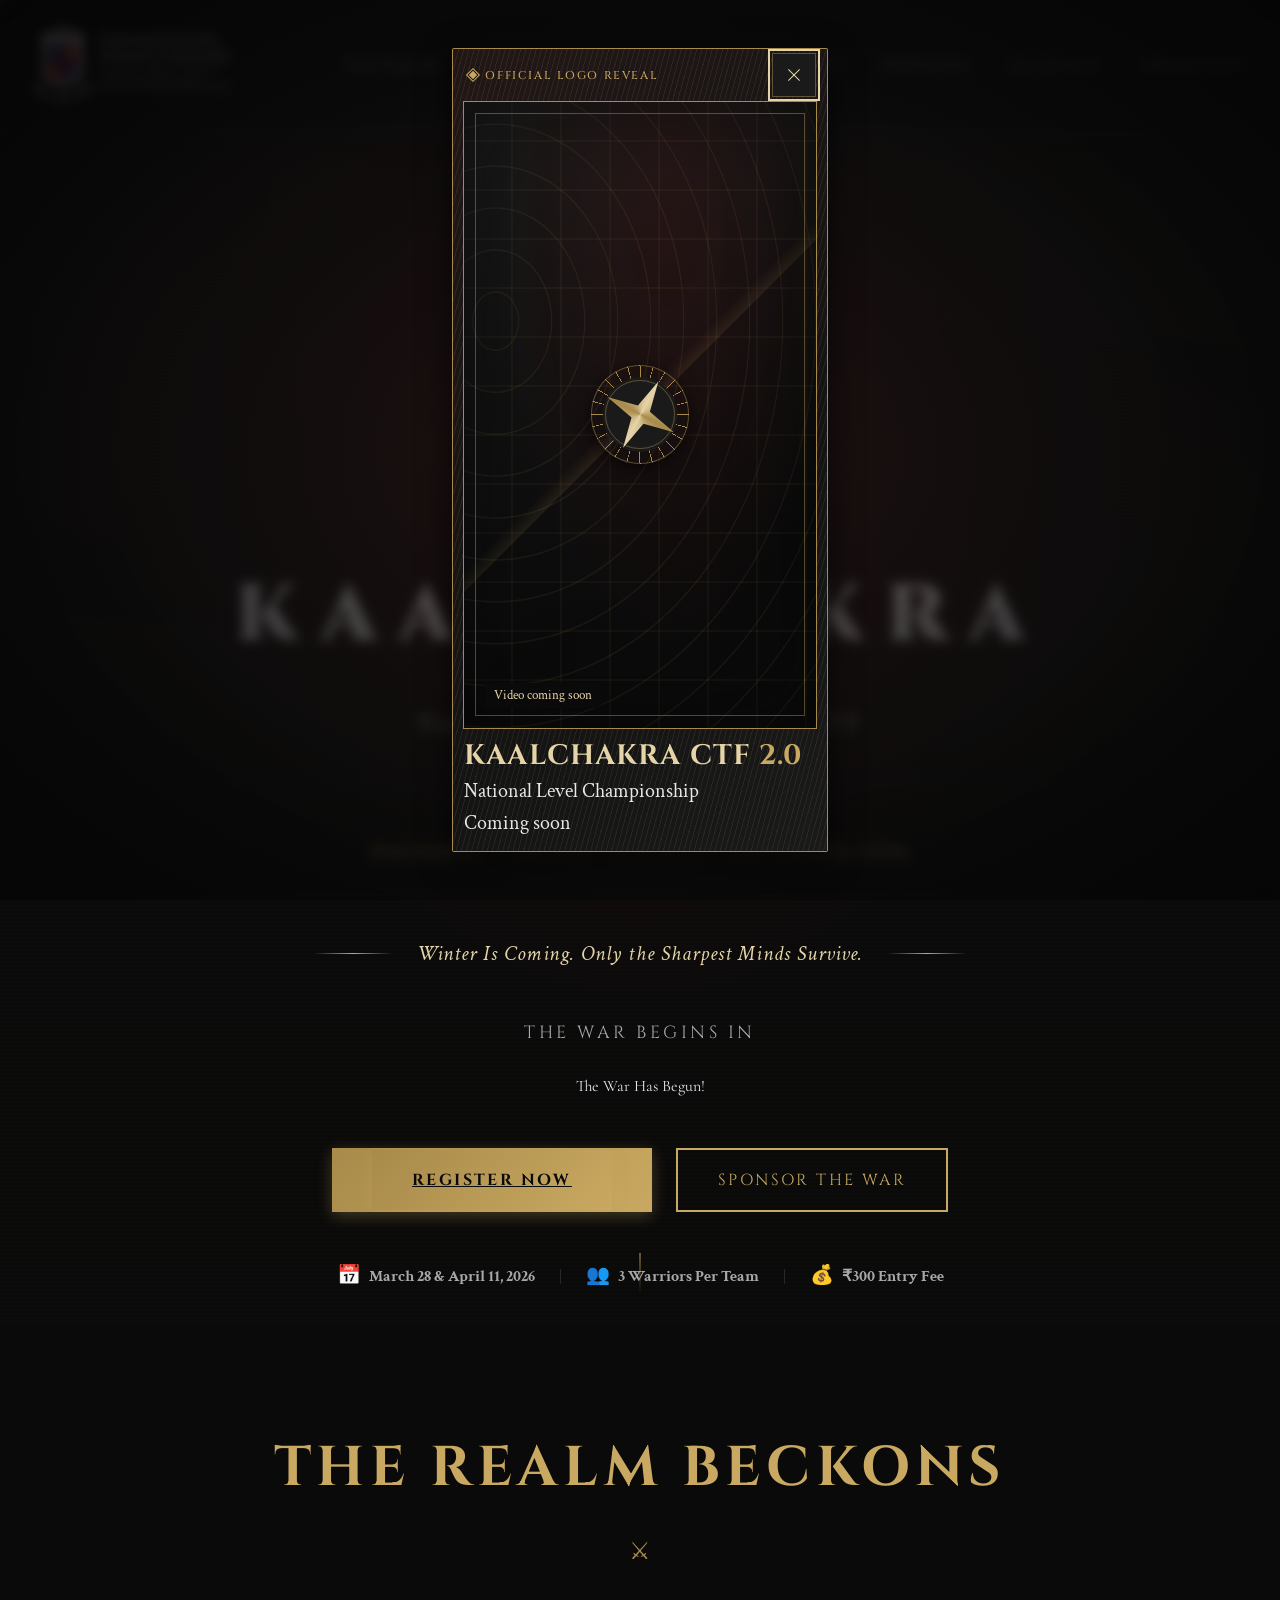
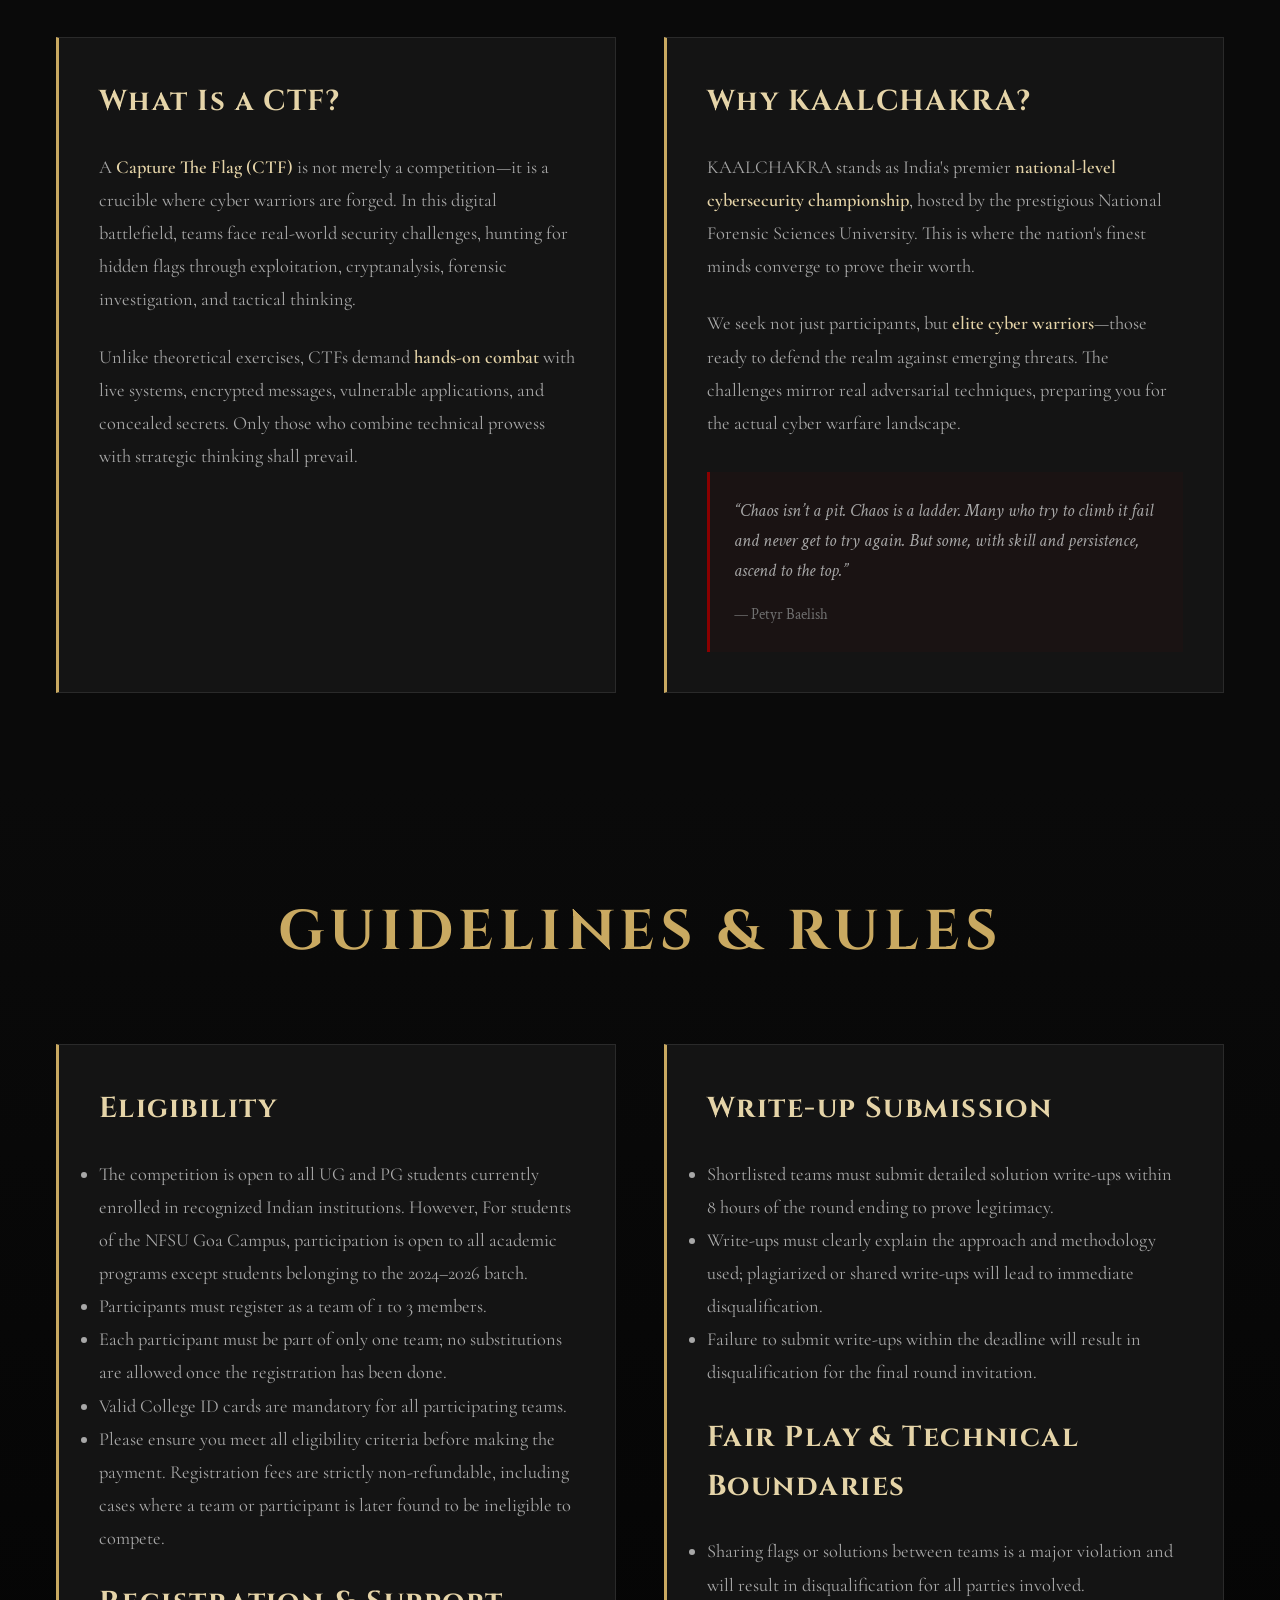
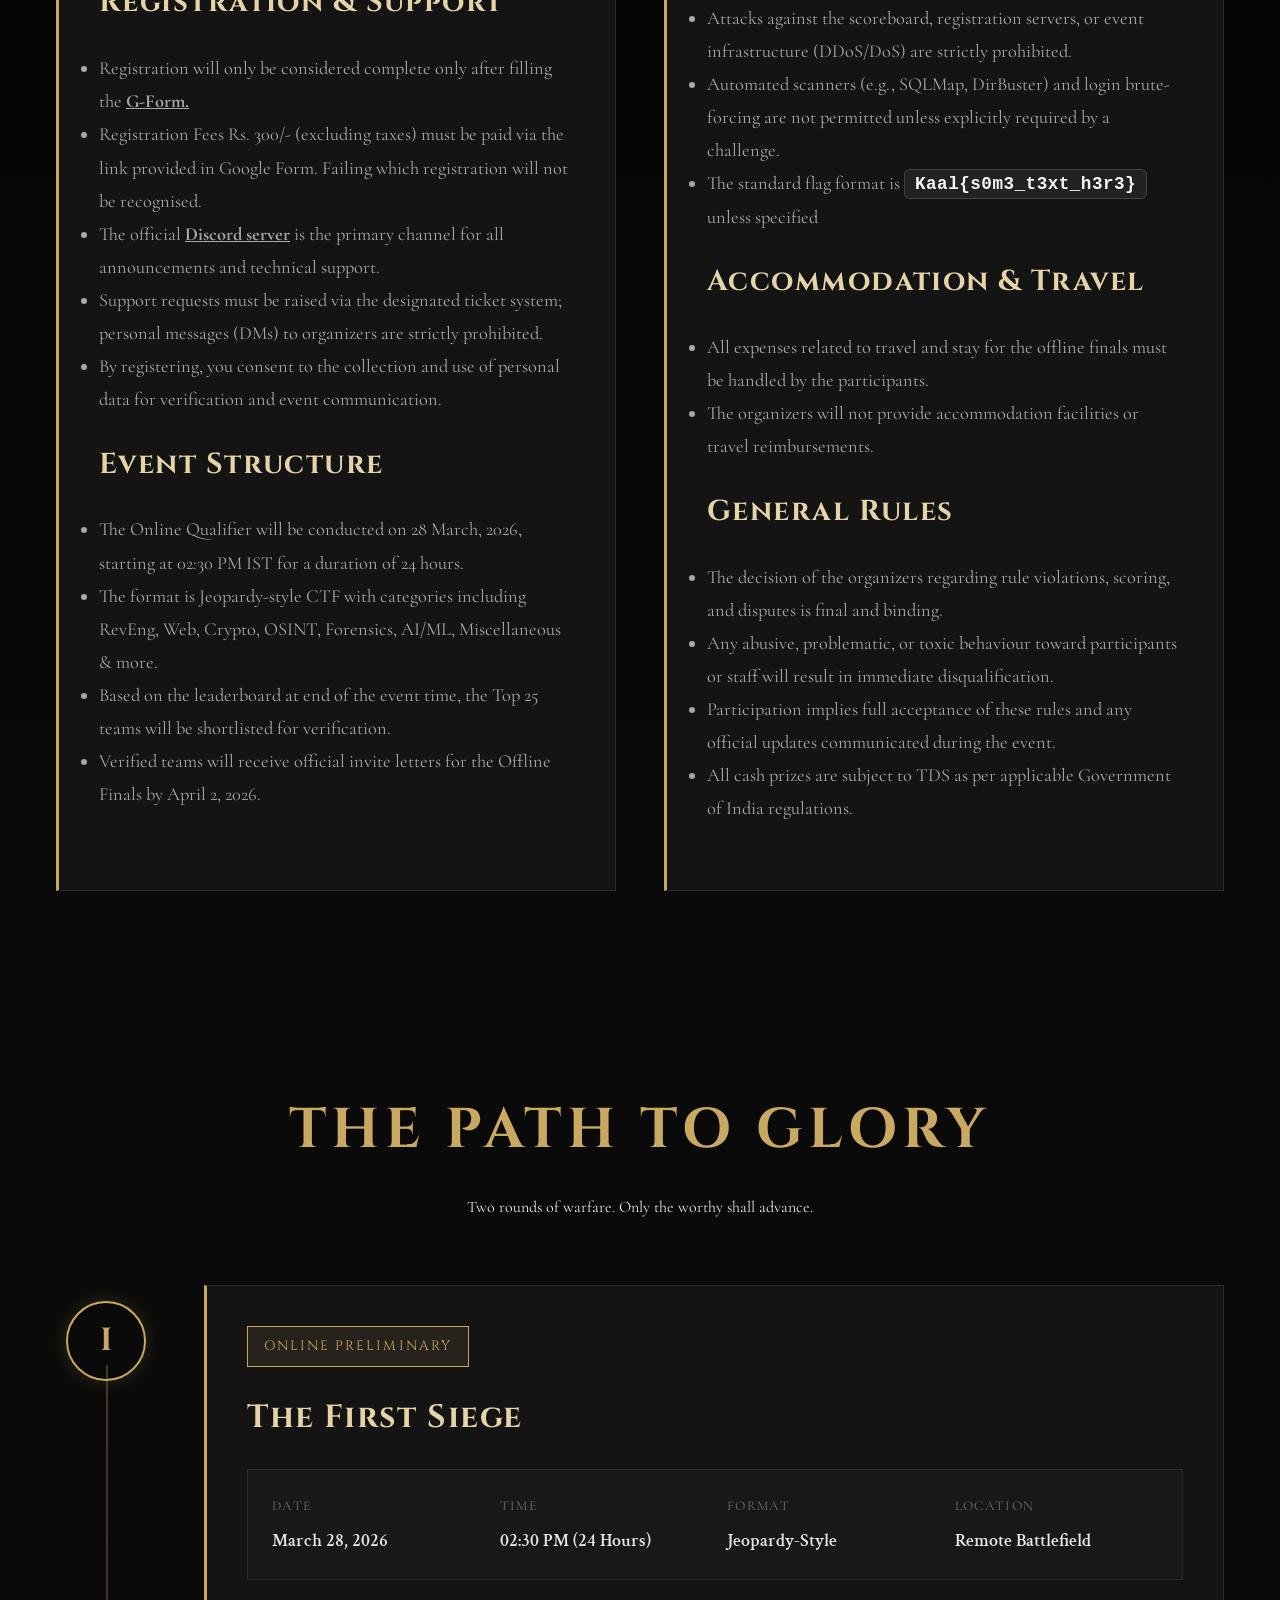
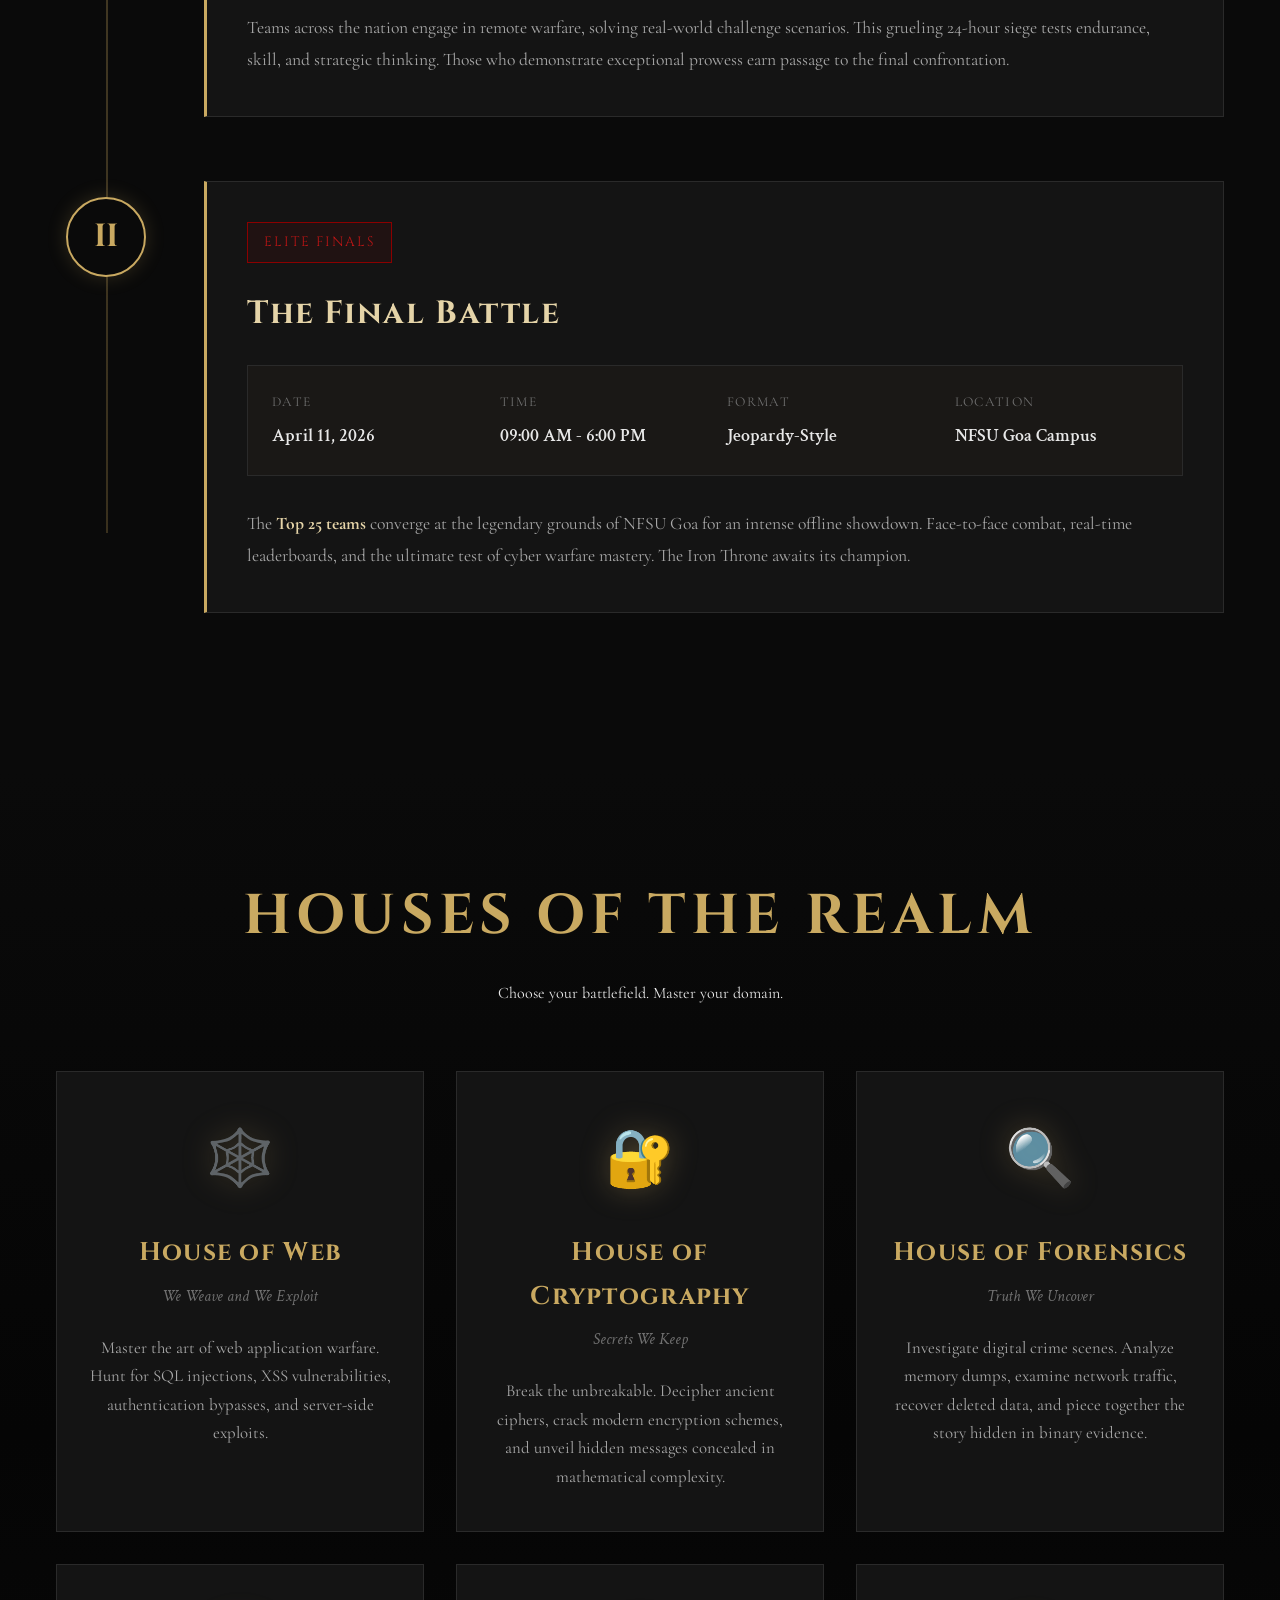
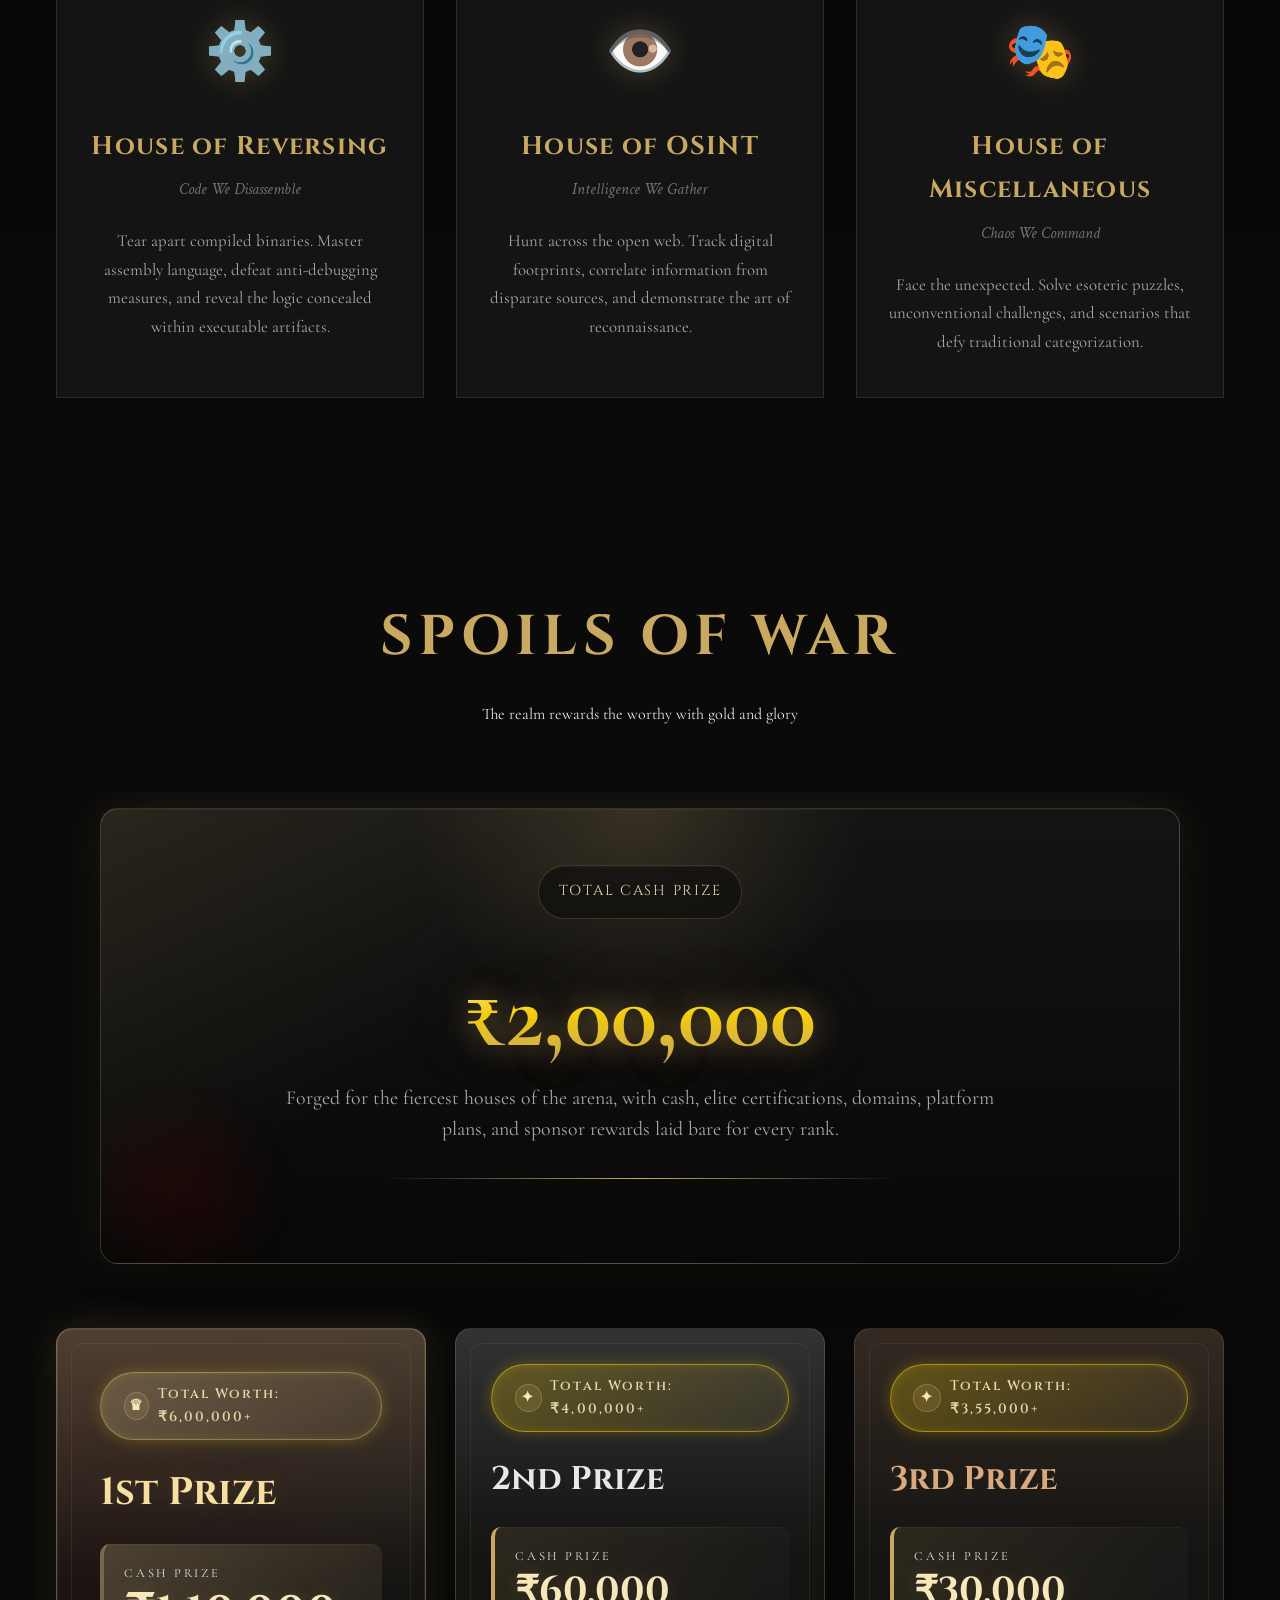
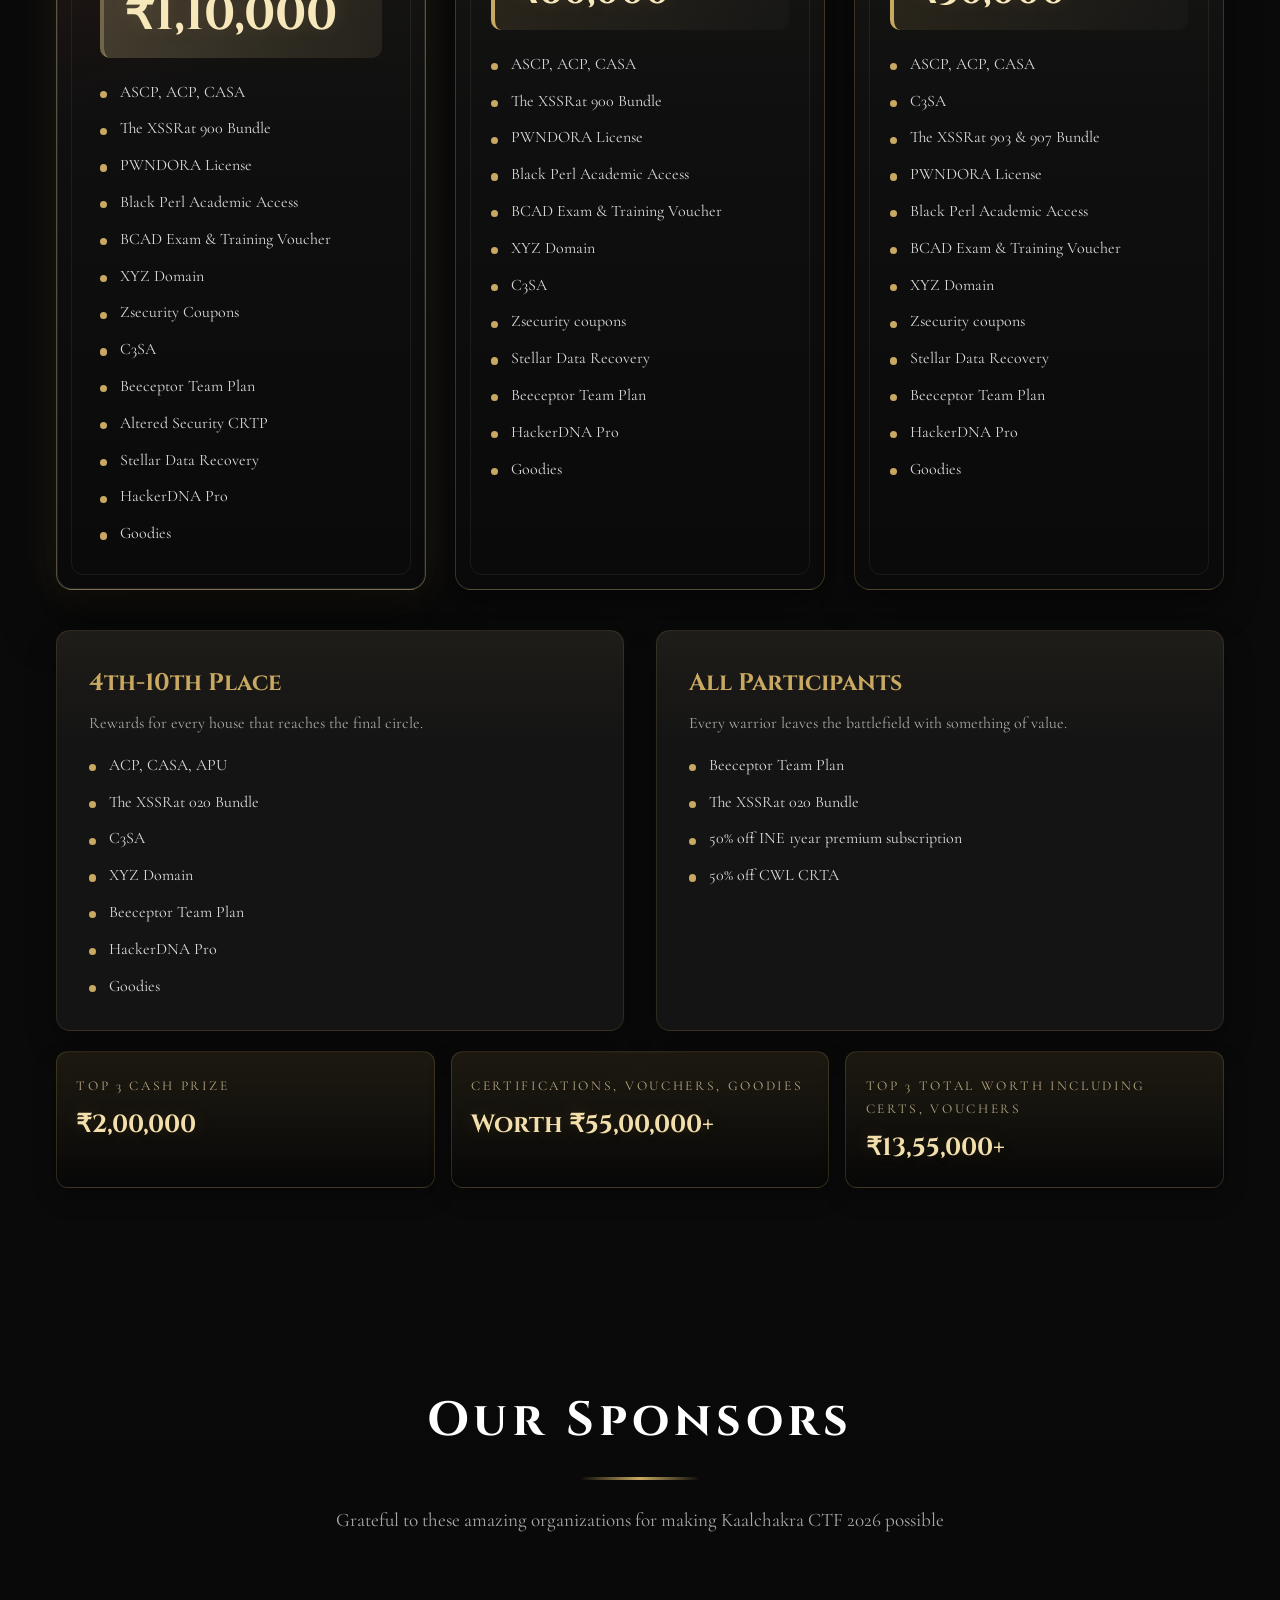
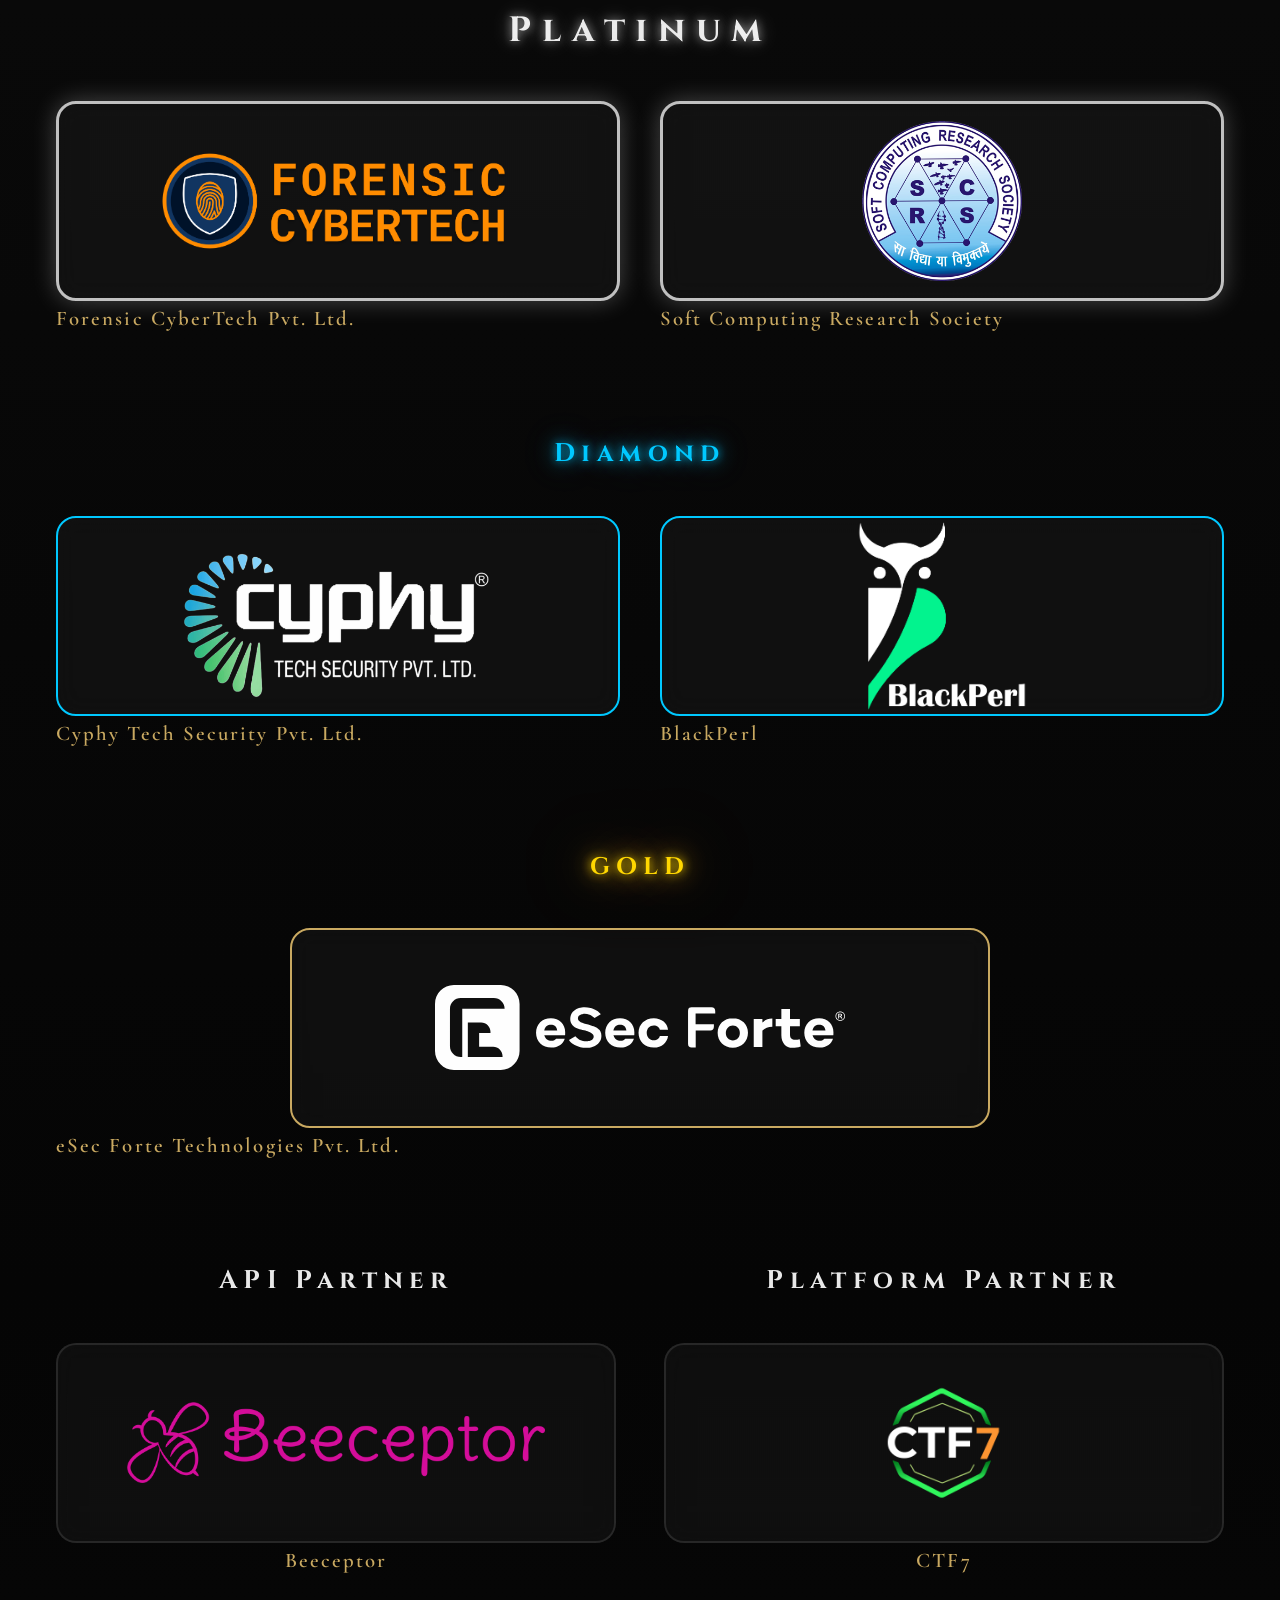
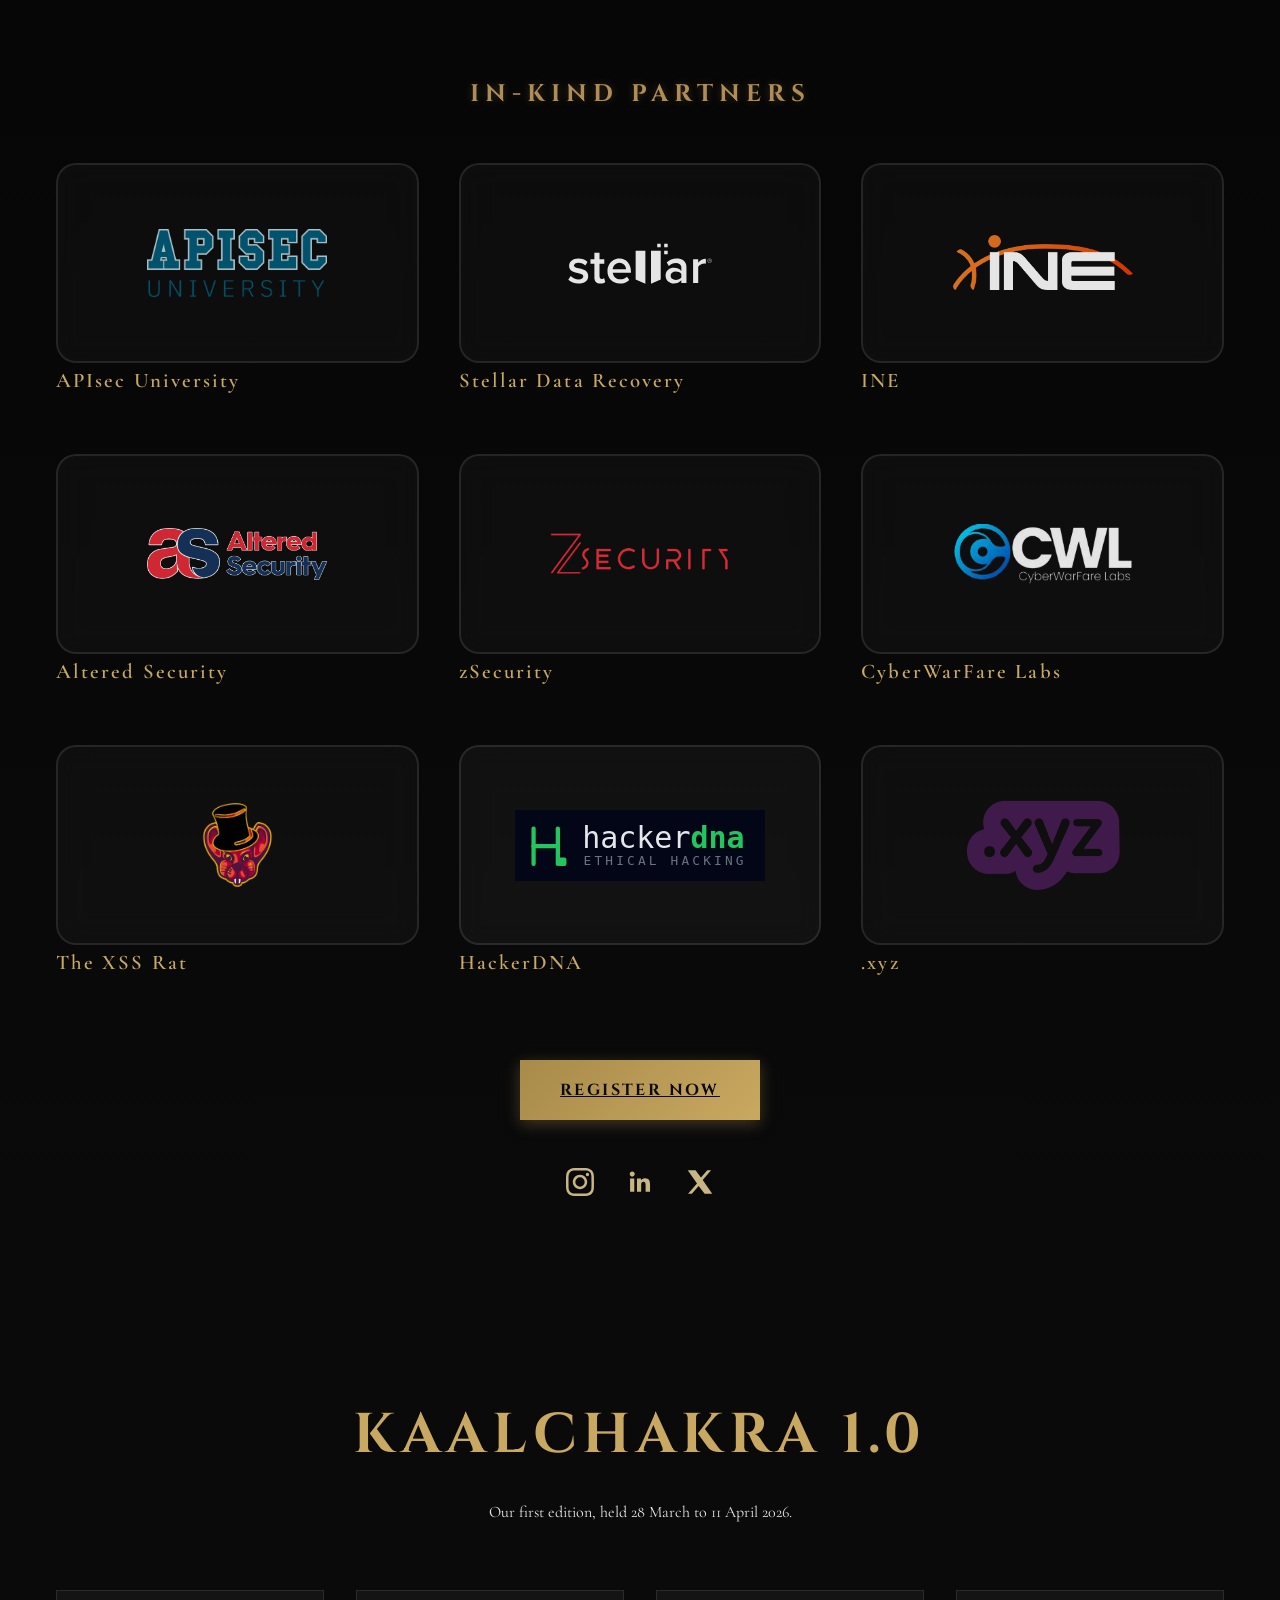
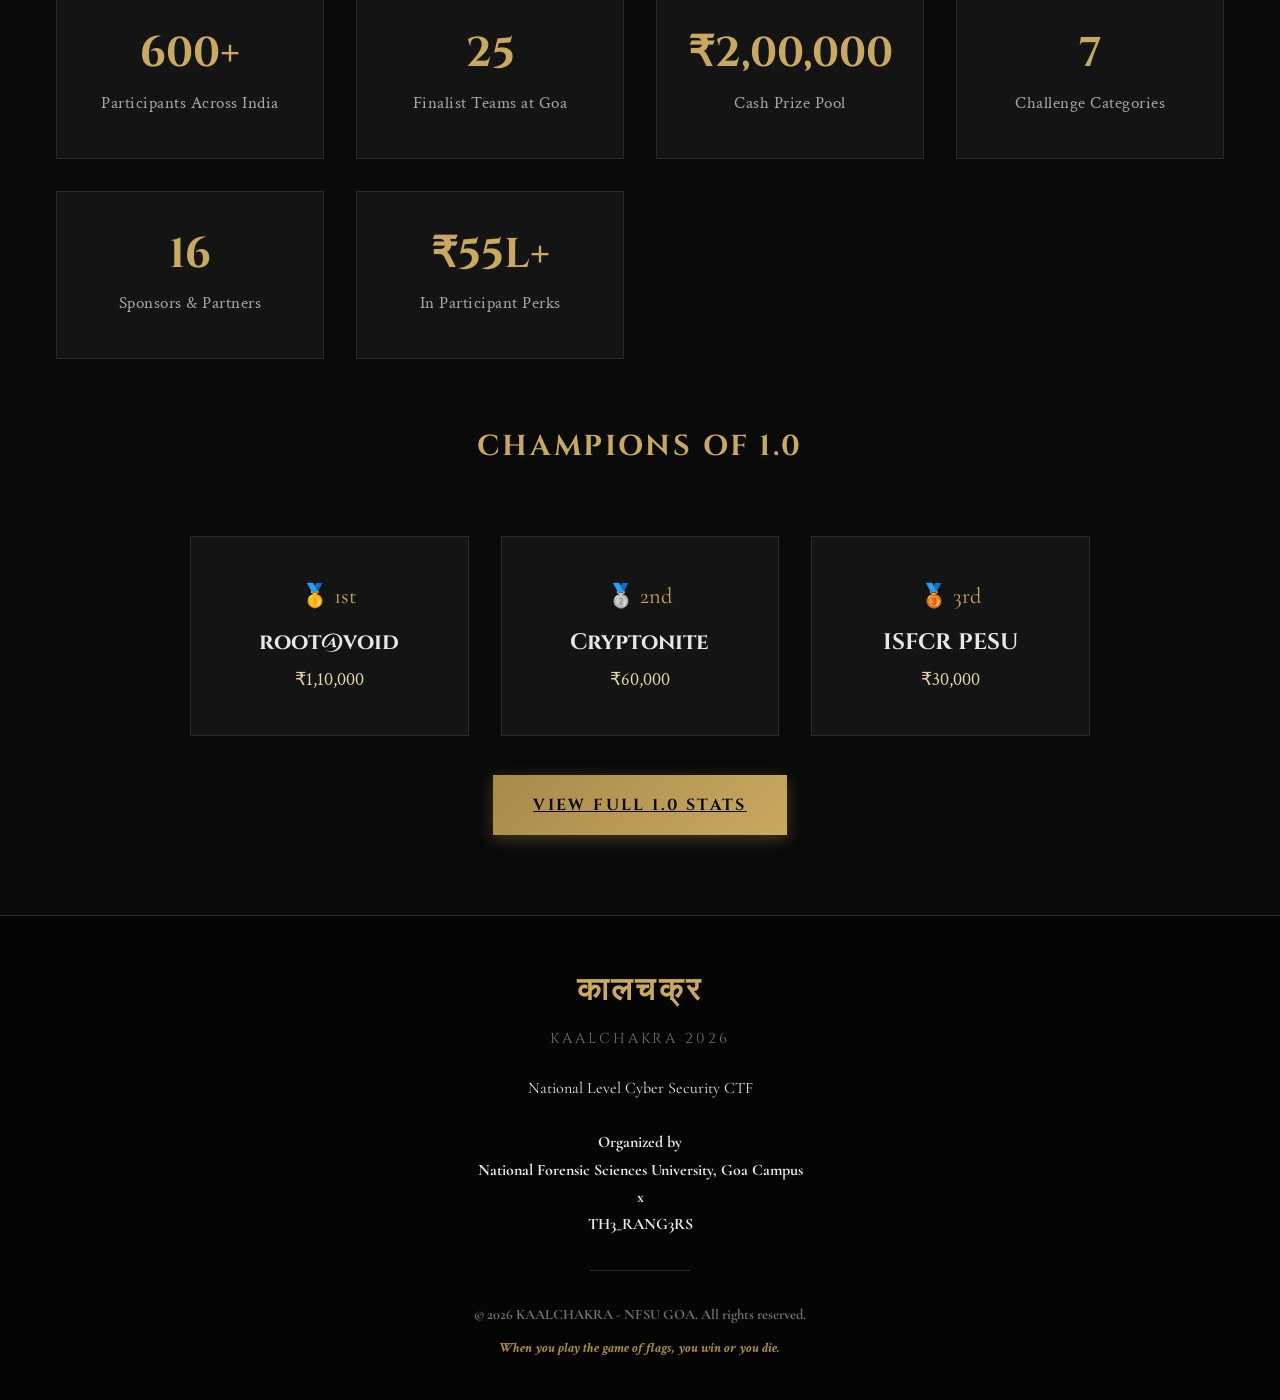
<file: index.html>
<html lang="en"><head>
    <meta charset="UTF-8">
    <meta name="viewport" content="width=device-width, initial-scale=1.0">
    <title>KAALCHAKRA - National Level Cyber Security CTF | NFSU Goa</title>
    <meta name="description" content="KAALCHAKRA 2026 is a National Level Cyber Security Capture The Flag (CTF) competition organized by National Forensic Sciences University Goa x TH3_RANG3RS. Join India's biggest cybersecurity battlefield. March 28 - April 11, 2026.">
    
    <meta property="og:title" content="KAALCHAKRA 2026 | National Level CTF | NFSU Goa">
    <meta property="og:description" content="KAALCHAKRA 2026 is a National Level Cyber Security Capture The Flag (CTF) competition organized by National Forensic Sciences University Goa x TH3_RANG3RS. Join India's biggest cybersecurity battlefield. March 28 - April 11, 2026.">
    <meta property="og:image" content="https://kaalchakractf.com/images/CTF_Logo.png">
    <meta property="og:url" content="https://kaalchakractf.com">
    <meta property="og:type" content="website">

    <meta name="twitter:card" content="summary_large_image">
    <meta name="twitter:title" content="KAALCHAKRA 2026 - National CTF">
    <meta name="twitter:description" content="India's premier National Level Cyber Security CTF by NFSU Goa.">
    <meta name="twitter:image" content="https://kaalchakractf.com/images/CTF_Logo.png">
<!-- Favicon -->
    <link rel="icon" href="images/CTF_Logo.png" type="image/png">

    <!-- Canonical URL -->
    <link rel="canonical" href="https://kaalchakractf.com/">
    <link rel="stylesheet" href="styles.css">
    <link rel="preconnect" href="https://fonts.googleapis.com">
    <link rel="preconnect" href="https://fonts.gstatic.com" crossorigin="">
    <link href="https://fonts.googleapis.com/css2?family=Cinzel:wght@400;600;700;900&amp;family=Cormorant+Garamond:wght@300;400;500;600;700&amp;family=Crimson+Text:wght@400;600;700&amp;display=swap" rel="stylesheet">
<!-- Google tag (gtag.js) -->
<script async="" src="https://www.googletagmanager.com/gtag/js?id=G-CK77B9JCB0"></script>
<script>
  window.dataLayer = window.dataLayer || [];
  function gtag(){dataLayer.push(arguments);}
  gtag('js', new Date());

  gtag('config', 'G-CK77B9JCB0');
</script>

<script type="application/ld+json">
{
  "@context": "https://schema.org",
  "@type": "Event",
  "name": "KAALCHAKRA National Level CTF 2026",
  "startDate": "2026-03-28T14:30+05:30",
  "endDate": "2026-04-11T17:00+05:30",
  "eventAttendanceMode": "https://schema.org/MixedEventAttendanceMode",
  "eventStatus": "https://schema.org/EventScheduled",
  "location": {
    "@type": "Place",
    "name": "National Forensic Sciences University, Goa",
    "address": "Goa, India"
  }
},
"organizer": {
    "@type": "Organization",
    "name": "NFSU GOA",
    "url": "https://kaalchakractf.com"
  }
</script>

<style>
    @keyframes confettiFall {
        to {
            transform: translateY(100vh) rotate(349.0058192586758deg);
            opacity: 0;
        }
    }
</style><style>
    @keyframes ripple {
        to {
            transform: scale(4);
            opacity: 0;
        }
    }
</style></head>
<body class="loaded">
    <!-- Atmospheric Background Effects -->
    <div class="snow-container" id="snowContainer"><div class="snowflake" style="left: 81.1984%; animation-duration: 17.6963s; opacity: 0.563158; font-size: 15.5486px;">❄</div><div class="snowflake" style="left: 53.02%; animation-duration: 11.6379s; opacity: 0.580241; font-size: 18.6025px;">❄</div><div class="snowflake" style="left: 54.483%; animation-duration: 17.0403s; opacity: 0.41332; font-size: 15.668px;">❄</div><div class="snowflake" style="left: 3.16401%; animation-duration: 13.0485s; opacity: 0.140749; font-size: 18.4941px;">❄</div><div class="snowflake" style="left: 0.967541%; animation-duration: 12.2077s; opacity: 0.251129; font-size: 17.432px;">❄</div><div class="snowflake" style="left: 10.6986%; animation-duration: 18.4481s; opacity: 0.515172; font-size: 18.0552px;">❄</div><div class="snowflake" style="left: 76.4751%; animation-duration: 14.7455s; opacity: 0.153914; font-size: 15.929px;">❄</div><div class="snowflake" style="left: 22.4371%; animation-duration: 18.0943s; opacity: 0.495057; font-size: 12.1398px;">❄</div><div class="snowflake" style="left: 84.6131%; animation-duration: 12.5829s; opacity: 0.473546; font-size: 19.5662px;">❄</div><div class="snowflake" style="left: 48.8761%; animation-duration: 12.2408s; opacity: 0.401787; font-size: 14.9336px;">❄</div><div class="snowflake" style="left: 79.9855%; animation-duration: 13.7443s; opacity: 0.253815; font-size: 11.6124px;">❄</div><div class="snowflake" style="left: 76.9799%; animation-duration: 16.7357s; opacity: 0.10069; font-size: 18.028px;">❄</div><div class="snowflake" style="left: 66.1436%; animation-duration: 16.1927s; opacity: 0.115664; font-size: 15.9804px;">❄</div></div>
    <div class="fog-overlay"></div>
    
    <!-- Navigation -->
    <nav class="nav scrolled" id="mainNav" style="top: -120px;">
        <div class="nav-content">
            <div class="nav-logo">
                <img src="images/emblem.png" alt="NFSU Logo" loading="lazy" style="height:80px; width:auto; margin-bottom:0.25rem;">
            </div>
            <div class="nav-links">
                <a href="#about">The Realm</a>
                <a href="#battle">Battle Structure</a>
                <a href="#houses">Houses</a>
                <a href="#prizes">Prizes</a>
                <a href="#sponsors">Sponsors</a>
                <a href="#legacy">1.0 Legacy</a>
		<a href="organizers.html">Organizers</a>
            </div>
            <button class="nav-toggle" id="navToggle">
                <span></span>
                <span></span>
                <span></span>
            </button>
        </div>
    </nav>

    <!-- Hero Section -->
    <section class="hero">
        <div class="hero-bg-layer" style="transform: translateY(4010px);"></div>
        <div class="hero-content">
            <div class="hero-emblem aos-animate" data-aos="fade-down">
                        <div class="emblem-center">
                            <img src="images/CTF_Logo.png" alt="Kaalchakra CTF Logo" fetchpriority="high" style="max-width:350px; height:350px;">
                        </div>       
            </div>
            
            <h1 class="hero-title aos-animate" data-aos="fade-up" data-aos-delay="200">
                
                <span class="hero-title-main">KAALCHAKRA</span>
            </h1>
            
            <p class="hero-subtitle aos-animate" data-aos="fade-up" data-aos-delay="400">
                National Level Cyber Security CTF
            </p>
            
            <div class="hero-org aos-animate" data-aos="fade-up" data-aos-delay="500">
                <span class="org-presented">Organised by</span>
                <span class="org-name">National Forensic Sciences University, GOA</span>
            </div>

            <div class="hero-tagline aos-animate" data-aos="fade-up" data-aos-delay="600">
                <div class="tagline-line"></div>
                <p>Winter Is Coming. Only the Sharpest Minds Survive.</p>
                <div class="tagline-line"></div>
            </div>

            <div class="countdown-container aos-animate" data-aos="fade-up" data-aos-delay="700">
                <div class="countdown-label">The War Begins In</div>
                <div class="countdown" id="countdown"><div class="countdown-ended">The War Has Begun!</div></div>
            </div>

            <div class="hero-cta aos-animate" data-aos="fade-up" data-aos-delay="800">
                <button class="cta-primary" id="registerBtn">
                <a href="https://forms.gle/WXpCAKuS7BNV2u5n9" class="cta-primary" target="_blank" rel="noopener noreferrer" onclick="gtag('event','register_click');"> Register Now </a>
                <div class="cta-shine"></div>
                </button>
                <button class="cta-secondary" onclick="document.getElementById('sponsors').scrollIntoView({behavior: 'smooth'})">
                    <span>Sponsor the War</span>
                </button>
            </div>

            <div class="hero-details aos-animate" data-aos="fade-up" data-aos-delay="900">
                <div class="detail-item">
                    <span class="detail-icon">📅</span>
                    <span class="detail-text"><b>March 28 &amp; April 11, 2026</b></span>
                </div>
                <div class="detail-separator">|</div>
                <div class="detail-item">
                    <span class="detail-icon">👥</span>
                    <span class="detail-text"><b>3 Warriors Per Team</b></span>
                </div>
                <div class="detail-separator">|</div>
                <div class="detail-item">
                    <span class="detail-icon">💰</span>
                    <span class="detail-text"><b>₹300 Entry Fee</b></span>
                </div>
            </div>
        </div>
        
        <div class="hero-scroll">
            <span></span>
            <div class="scroll-indicator"></div>
        </div>
    </section>

    <!-- About Section -->
    <section class="section about" id="about">
        <div class="container">
            <div class="section-header aos-animate" data-aos="fade-up">
                <h2 class="section-title">The Realm Beckons</h2>
                <div class="title-ornament">⚔</div>
            </div>

            <div class="about-grid">
                <div class="about-content aos-animate" data-aos="fade-right">
                    <h3 class="about-heading">What Is a CTF?</h3>
                    <p class="about-text">
                        A <strong>Capture The Flag (CTF)</strong> is not merely a competition—it is a crucible where cyber warriors are forged. 
                        In this digital battlefield, teams face real-world security challenges, hunting for hidden flags through 
                        exploitation, cryptanalysis, forensic investigation, and tactical thinking.
                    </p>
                    <p class="about-text">
                        Unlike theoretical exercises, CTFs demand <strong>hands-on combat</strong> with live systems, 
                        encrypted messages, vulnerable applications, and concealed secrets. Only those who combine technical 
                        prowess with strategic thinking shall prevail.
                    </p>
                </div>

                <div class="about-content aos-animate" data-aos="fade-left" data-aos-delay="200">
                    <h3 class="about-heading">Why KAALCHAKRA?</h3>
                    <p class="about-text">
                        KAALCHAKRA stands as India's premier <strong>national-level cybersecurity championship</strong>, 
                        hosted by the prestigious National Forensic Sciences University. This is where the nation's finest 
                        minds converge to prove their worth.
                    </p>
                    <p class="about-text">
                        We seek not just participants, but <strong>elite cyber warriors</strong>—those ready to defend the realm 
                        against emerging threats. The challenges mirror real adversarial techniques, preparing you for the actual 
                        cyber warfare landscape.
                    </p>
                    <blockquote class="about-quote">
                        “Chaos isn’t a pit. Chaos is a ladder. Many who try to climb it fail and never get to try again. But some, with skill and persistence, ascend to the top.”
                        <span class="quote-attribution"> — Petyr Baelish</span>
                    </blockquote>
                </div>
            </div>
        </div>
    </section>

    <!-- Rules Section -->
    <section class="section rules">
        <div class="container">
            <div class="section-header aos-animate" data-aos="fade-up">
                <h2 class="section-title">Guidelines &amp; Rules</h2>
            </div>

            <div class="about-grid">
                <div class="about-content aos-animate" data-aos="fade-right">
                    <h3 class="about-heading">Eligibility</h3>
                    <ul class="about-text">
                        <li>The competition is open to all UG and PG students currently enrolled in recognized Indian institutions. However, For students of the NFSU Goa Campus, participation is open to all academic programs except students belonging to the 2024–2026 batch.</li>
                        <li>Participants must register as a team of 1 to 3 members.</li>
                        <li>Each participant must be part of only one team; no substitutions are allowed once the registration has been done.</li>
                        <li>Valid College ID cards are mandatory for all participating teams.</li>
<li>Please ensure you meet all eligibility criteria before making the payment. Registration fees are strictly non-refundable, including cases where a team or participant is later found to be ineligible to compete.  </li>
                    </ul>

                    <h3 class="about-heading">Registration &amp; Support</h3>
                    <ul class="about-text">
                        <li>Registration will only be considered complete only after filling the <a href="https://forms.gle/WXpCAKuS7BNV2u5n9"> <b> G-Form. </b> </a> </li>
                        <li>Registration Fees Rs. 300/- (excluding taxes) must be paid via the link provided in Google Form. Failing which registration will not be recognised.</li>
                        <li>The official <a href="https://discord.gg/q4Pam5h3Bd" target="_blank"><b>Discord server</b></a> is the primary channel for all announcements and technical support.</li>
                        <li>Support requests must be raised via the designated ticket system; personal messages (DMs) to organizers are strictly prohibited.</li>
                        <li>By registering, you consent to the collection and use of personal data for verification and event communication.</li>
                    </ul>

                    <h3 class="about-heading">Event Structure</h3>
                    <ul class="about-text">
                        <li>The Online Qualifier will be conducted on 28 March, 2026, starting at 02:30 PM IST for a duration of 24 hours.</li>
                        <li>The format is Jeopardy-style CTF with categories including RevEng, Web, Crypto, OSINT, Forensics, AI/ML, Miscellaneous &amp; more.</li>
                        <li>Based on the leaderboard at end of the event time, the Top 25 teams will be shortlisted for verification.</li>
                        <li>Verified teams will receive official invite letters for the Offline Finals by April 2, 2026.</li>
                    </ul>
                </div>

                <div class="about-content aos-animate" data-aos="fade-left" data-aos-delay="200">
		    <h3 class="about-heading">Write-up Submission</h3>
                    <ul class="about-text">
                        <li>Shortlisted teams must submit detailed solution write-ups within 8 hours of the round ending to prove legitimacy.</li>
                        <li>Write-ups must clearly explain the approach and methodology used; plagiarized or shared write-ups will lead to immediate disqualification.</li>
                        <li>Failure to submit write-ups within the deadline will result in disqualification for the final round invitation.</li>
                    </ul> 
                    <h3 class="about-heading">Fair Play &amp; Technical Boundaries</h3>
                    <ul class="about-text">
                        <li>Sharing flags or solutions between teams is a major violation and will result in disqualification for all parties involved.</li>
                        <li>Attacks against the scoreboard, registration servers, or event infrastructure (DDoS/DoS) are strictly prohibited.</li>
                        <li>Automated scanners (e.g., SQLMap, DirBuster) and login brute-forcing are not permitted unless explicitly required by a challenge.</li>
                        <li>The standard flag format is
			<span class="flag-format">Kaal{s0m3_t3xt_h3r3}</span> unless specified</li>
                    </ul>

                    <h3 class="about-heading">Accommodation &amp; Travel</h3>
                    <ul class="about-text">
                        <li>All expenses related to travel and stay for the offline finals must be handled by the participants.</li>
                        <li>The organizers will not provide accommodation facilities or travel reimbursements.</li>
                    </ul>

                    <h3 class="about-heading">General Rules</h3>
                    <ul class="about-text">
                        <li>The decision of the organizers regarding rule violations, scoring, and disputes is final and binding.</li>
                        <li>Any abusive, problematic, or toxic behaviour toward participants or staff will result in immediate disqualification.</li>
                        <li>Participation implies full acceptance of these rules and any official updates communicated during the event.</li>
                        <li>All cash prizes are subject to TDS as per applicable Government of India regulations.</li>
                    </ul>
                </div>
            </div>
        </div>
    </section>

    <!-- Battle Structure -->
    <section class="section battle" id="battle">
        <div class="container">
            <div class="section-header aos-animate" data-aos="fade-up">
                <h2 class="section-title">The Path to Glory</h2>
                <p class="section-subtitle">Two rounds of warfare. Only the worthy shall advance.</p>
            </div>

            <div class="battle-timeline">
                <div class="battle-round aos-animate" data-aos="fade-right">
                    <div class="round-marker">
                        <div class="marker-outer">
                            <div class="marker-inner">I</div>
                        </div>
                    </div>
                    <div class="round-content">
                        <div class="round-badge">Online Preliminary</div>
                        <h3 class="round-title">The First Siege</h3>
                        <div class="round-details">
                            <div class="round-detail">
                                <span class="detail-label">Date</span>
                                <span class="detail-value">March 28, 2026</span>
                            </div>
                            <div class="round-detail">
                                <span class="detail-label">Time</span>
                                <span class="detail-value">02:30 PM (24 Hours)</span>
                            </div>
                            <div class="round-detail">
                                <span class="detail-label">Format</span>
                                <span class="detail-value">Jeopardy-Style</span>
                            </div>
                            <div class="round-detail">
                                <span class="detail-label">Location</span>
                                <span class="detail-value">Remote Battlefield</span>
                            </div>
                        </div>
                        <p class="round-description">
                            Teams across the nation engage in remote warfare, solving real-world challenge scenarios. 
                            This grueling 24-hour siege tests endurance, skill, and strategic thinking. Those who demonstrate 
                            exceptional prowess earn passage to the final confrontation.
                        </p>
                    </div>
                </div>

                <div class="timeline-connector"></div>

                <div class="battle-round aos-animate" data-aos="fade-left">
                    <div class="round-marker">
                        <div class="marker-outer">
                            <div class="marker-inner">II</div>
                        </div>
                    </div>
                    <div class="round-content">
                        <div class="round-badge elite">Elite Finals</div>
                        <h3 class="round-title">The Final Battle</h3>
                        <div class="round-details">
                            <div class="round-detail">
                                <span class="detail-label">Date</span>
                                <span class="detail-value">April 11, 2026</span>
                            </div>
                            <div class="round-detail">
                                <span class="detail-label">Time</span>
                                <span class="detail-value">09:00 AM - 6:00 PM</span>
                            </div>
                            <div class="round-detail">
                                <span class="detail-label">Format</span>
                                <span class="detail-value">Jeopardy-Style</span>
                            </div>
                            <div class="round-detail">
                                <span class="detail-label">Location</span>
                                <span class="detail-value">NFSU Goa Campus</span>
                            </div>
                        </div>
                        <p class="round-description">
                            The <strong>Top 25 teams</strong> converge at the legendary grounds of NFSU Goa for an intense 
                            offline showdown. Face-to-face combat, real-time leaderboards, and the ultimate test of cyber warfare 
                            mastery. The Iron Throne awaits its champion.
                        </p>
                    </div>
                </div>
            </div>
        </div>
    </section>

    <!-- Houses Section -->
    <section class="section houses" id="houses">
        <div class="container">
            <div class="section-header aos-animate" data-aos="fade-up">
                <h2 class="section-title">Houses of the Realm</h2>
                <p class="section-subtitle">Choose your battlefield. Master your domain.</p>
            </div>

            <div class="houses-grid">
                <div class="house-card aos-animate" data-aos="flip-left" data-aos-delay="0">
                    <div class="house-sigil">🕸️</div>
                    <h3 class="house-name">House of Web</h3>
                    <p class="house-motto">We Weave and We Exploit</p>
                    <p class="house-description">
                        Master the art of web application warfare. Hunt for SQL injections, XSS vulnerabilities, 
                        authentication bypasses, and server-side exploits.
                    </p>
                </div>

                <div class="house-card aos-animate" data-aos="flip-left" data-aos-delay="100">
                    <div class="house-sigil">🔐</div>
                    <h3 class="house-name">House of Cryptography</h3>
                    <p class="house-motto">Secrets We Keep</p>
                    <p class="house-description">
                        Break the unbreakable. Decipher ancient ciphers, crack modern encryption schemes, 
                        and unveil hidden messages concealed in mathematical complexity.
                    </p>
                </div>

                <div class="house-card aos-animate" data-aos="flip-left" data-aos-delay="200">
                    <div class="house-sigil">🔍</div>
                    <h3 class="house-name">House of Forensics</h3>
                    <p class="house-motto">Truth We Uncover</p>
                    <p class="house-description">
                        Investigate digital crime scenes. Analyze memory dumps, examine network traffic, 
                        recover deleted data, and piece together the story hidden in binary evidence.
                    </p>
                </div>

                <div class="house-card aos-animate" data-aos="flip-left" data-aos-delay="300">
                    <div class="house-sigil">⚙️</div>
                    <h3 class="house-name">House of Reversing</h3>
                    <p class="house-motto">Code We Disassemble</p>
                    <p class="house-description">
                        Tear apart compiled binaries. Master assembly language, defeat anti-debugging measures, 
                        and reveal the logic concealed within executable artifacts.
                    </p>
                </div>

                <div class="house-card aos-animate" data-aos="flip-left" data-aos-delay="400">
                    <div class="house-sigil">👁️</div>
                    <h3 class="house-name">House of OSINT</h3>
                    <p class="house-motto">Intelligence We Gather</p>
                    <p class="house-description">
                        Hunt across the open web. Track digital footprints, correlate information from disparate sources, 
                        and demonstrate the art of reconnaissance.
                    </p>
                </div>

                <div class="house-card aos-animate" data-aos="flip-left" data-aos-delay="500">
                    <div class="house-sigil">🎭</div>
                    <h3 class="house-name">House of Miscellaneous</h3>
                    <p class="house-motto">Chaos We Command</p>
                    <p class="house-description">
                        Face the unexpected. Solve esoteric puzzles, unconventional challenges, and scenarios 
                        that defy traditional categorization.
                    </p>
                </div>
            </div>
        </div>
    </section>

    <!-- Prizes Section -->
    <section class="section prizes" id="prizes">
        <div class="container">
            <div class="section-header aos-animate" data-aos="fade-up">
                <h2 class="section-title">Spoils of War</h2>
                <p class="section-subtitle">The realm rewards the worthy with gold and glory</p>
            </div>

            <div class="prize-hero aos-animate" data-aos="fade-up">
                <div class="prize-core">
                   
                   <div class="prize-crest" aria-hidden="true">
                        <span class="prize-crest-text">Total Cash Prize</span>
                    </div>

                    <div class="prize-text">
                        <h1 class="amount">₹2,00,000</h1>
                        <p class="prize-note">Forged for the fiercest houses of the arena, with cash, elite certifications, domains, platform plans, and sponsor rewards laid bare for every rank.</p>
                    </div>

                    <div class="divider"></div>

                </div> 
            </div>

            <div class="prize-spotlight">
                <article class="royal-card royal-card-first aos-animate" data-aos="fade-up" data-aos-delay="0">
                    <div class="royal-card-aura" aria-hidden="true"></div>
                    <div class="royal-card-topline">
                        <span class="royal-seat">
                            <span class="royal-seat-icon">♛</span>
                            Total Worth: ₹6,00,000+
                        </span>
                    </div>
                    <h3 class="royal-title">1st Prize</h3>
                    <div class="royal-cash">
                        <span class="royal-cash-label">Cash Prize</span>
                        <strong class="royal-cash-value">₹1,10,000</strong>
                    </div>
                    <ul class="royal-list">
                        <li>ASCP, ACP, CASA</li>
                        <li>The XSSRat 900 Bundle</li>
                        <li>PWNDORA License</li>
                        <li>Black Perl Academic Access</li>
                        <li>BCAD Exam &amp; Training Voucher</li>
                        <li>XYZ Domain</li>
                        <li>Zsecurity Coupons</li>
                        <li>C3SA</li>
                        <li>Beeceptor Team Plan</li>
                        <li>Altered Security CRTP</li>
                        <li>Stellar Data Recovery</li>
                        <li>HackerDNA Pro</li>
                        <li>Goodies</li>
                    </ul>
                </article>

                <article class="royal-card royal-card-second aos-animate" data-aos="fade-up" data-aos-delay="100">
                    <div class="royal-card-aura" aria-hidden="true"></div>
                    <div class="royal-card-topline">
                        <span class="royal-seat">
                            <span class="royal-seat-icon">✦</span>
                            Total Worth: ₹4,00,000+
                        </span>
                    </div>
                    <h3 class="royal-title">2nd Prize</h3>
                    <div class="royal-cash">
                        <span class="royal-cash-label">Cash Prize</span>
                        <strong class="royal-cash-value">₹60,000</strong>
                    </div>
                    <ul class="royal-list">
                        <li>ASCP, ACP, CASA</li>
                        <li>The XSSRat 900 Bundle</li>
                        <li>PWNDORA License</li>
                        <li>Black Perl Academic Access</li>
                        <li>BCAD Exam &amp; Training Voucher</li>
                        <li>XYZ Domain</li>
                        <li>C3SA</li>
                        <li>Zsecurity coupons</li>
                        <li>Stellar Data Recovery</li>
                        <li>Beeceptor Team Plan</li>
                        <li>HackerDNA Pro</li>
                        <li>Goodies</li>

                    </ul>
                </article>

                <article class="royal-card royal-card-third aos-animate" data-aos="fade-up" data-aos-delay="200">
                    <div class="royal-card-aura" aria-hidden="true"></div>
                    <div class="royal-card-topline">
                        <span class="royal-seat">
                            <span class="royal-seat-icon">✦</span>
                            Total Worth: ₹3,55,000+
                        </span>
                    </div>
                    <h3 class="royal-title">3rd Prize</h3>
                    <div class="royal-cash">
                        <span class="royal-cash-label">Cash Prize</span>
                        <strong class="royal-cash-value">₹30,000</strong>
                    </div>
                    <ul class="royal-list">
                        <li>ASCP, ACP, CASA</li>
                        <li>C3SA</li>
                        <li>The XSSRat 903 &amp; 907 Bundle</li>
                        <li>PWNDORA License</li>
                        <li>Black Perl Academic Access</li>
                        <li>BCAD Exam &amp; Training Voucher</li>
                        <li>XYZ Domain</li>
                        <li>Zsecurity coupons</li>
                        <li>Stellar Data Recovery</li>
                        <li>Beeceptor Team Plan</li>
                        <li>HackerDNA Pro</li>
                        <li>Goodies</li>
                        
                    </ul>
                </article>
            </div>

            <div class="prizes-grid detailed-prizes">
                <article class="prize-item prize-item-wide aos-animate" data-aos="fade-up" data-aos-delay="300">
                    <div class="prize-item-header">
                        <div>
                            <h3 class="prize-rank">4th-10th Place</h3>
                            <p class="prize-tagline">Rewards for every house that reaches the final circle.</p>
                        </div>
                    </div>
                    <ul class="prize-detail-list">
                        <li>ACP, CASA, APU</li>
                        <li>The XSSRat 020 Bundle</li>
                        <li>C3SA</li>
                        <li>XYZ Domain</li>
                        <li>Beeceptor Team Plan</li>
                        <li>HackerDNA Pro</li>
                        <li>Goodies</li>
                    </ul>
                </article>

                <article class="prize-item prize-item-wide aos-animate" data-aos="fade-up" data-aos-delay="400">
                    <div class="prize-item-header">
                        <div>
                            <h3 class="prize-rank">All Participants</h3>
                            <p class="prize-tagline">Every warrior leaves the battlefield with something of value.</p>
                        </div>
                    </div>
                    <ul class="prize-detail-list">
                        <li>Beeceptor Team Plan</li>
                        <li>The XSSRat 020 Bundle</li>
                        <li>50% off INE 1year premium subscription</li>
                        <li>50% off CWL CRTA</li>
                    </ul>
                </article>
            </div>
             <div class="prize-hero-meta">
                        <div class="hero-stat">
                            <span class="hero-stat-label">Top 3 Cash Prize</span>
                            <strong class="hero-stat-value">₹2,00,000</strong>
                        </div>
                         <div class="hero-stat">
                            <span class="hero-stat-label">Certifications, Vouchers, Goodies</span>
                            <strong class="hero-stat-value">Worth ₹55,00,000+</strong>
                        </div>
                        <div class="hero-stat">
                            <span class="hero-stat-label">Top 3 Total Worth including Certs, vouchers</span>
                            <strong class="hero-stat-value">₹13,55,000+</strong>
                        </div>
                       
                    </div>
        </div>
    </section>

    <!-- Sponsors Section -->
    <section class="section sponsors" id="sponsors">
        <div class="container">
            <div class="section-header aos-animate" data-aos="fade-up">
                

<!-- Sponsors Section Header -->
<div class="sponsors-header">
    <h2 class="sponsors-main-title">Our Sponsors</h2>
    <p class="sponsors-subtitle">
        Grateful to these amazing organizations for making Kaalchakra CTF 2026 possible
    </p>
</div>

<!-- Sponsors Showcase -->
<div class="sponsors-showcase">

    <!-- Platinum -->
    <div class="sponsor-tier">
        <h3 class="tier-title platinum-tier">Platinum</h3>
        <div class="sponsor-grid platinum-grid">
	
	 <div class="sponsor-item">
            <a href="https://forensiccybertech.com/" target="_blank">

            <div class="sponsor-card platinum-card">
                    <img src="images/sponsors/fct1.png" alt="FCT">
                
	    </div></a>
		<p class="sponsor-name">Forensic CyberTech Pvt. Ltd.</p>
            </div>

	     <div class="sponsor-item">
            <a href="https://scrs.in/" target="_blank">

            <div class="sponsor-card platinum-card">
                    <img src="images/sponsors/SCRS.png" alt="scrs" class="logo-circle">
                
	    </div></a>
		<p class="sponsor-name">Soft Computing Research Society</p>
            </div>

        </div>
    </div>

    <!-- Diamond -->
    <div class="sponsor-tier">
        <h3 class="tier-title diamond-tier">Diamond</h3>
        <div class="sponsor-grid">
            
            <div class="sponsor-item">
            <a href="https://cyphyts.in/" target="_blank">

            <div class="sponsor-card diamond-card">
                    <img src="images/sponsors/Cyphy.png" alt="Cyphy">
                
	    </div></a>
<p class="sponsor-name">Cyphy Tech Security Pvt. Ltd.</p>
            </div>

            <div class="sponsor-item">
            <a href="https://blackperldfir.com/" target="_blank">

            <div class="sponsor-card diamond-card">
                <img src="images/sponsors/blackperl.png" alt="blackperl">
                
	    </div></a>
		<p class="sponsor-name">BlackPerl</p>
            </div>


            
        </div>
    </div>

    <!-- GOLD -->
    <div class="sponsor-tier">
        <h3 class="tier-title gold-tier">GOLD</h3>
        <div class="sponsor-grid">

            <div class="sponsor-item">
            <a href="https://www.esecforte.com/" target="_blank">

            <div class="sponsor-card gold-card">
            <img src="images/sponsors/esecforte_Logo_Light.svg" alt="esec" class="logo-wide">
                
	    </div></a>
	   <p class="sponsor-name">eSec Forte Technologies Pvt. Ltd.</p>
            </div>


        </div>
    </div>

</div>

<!-- API Partner -->
<div class="partners-row">

    <!-- API PARTNER -->
    <div class="partner-section">
        <h3 class="tier-title api-tier">API Partner</h3>
        <div class="sponsor-grid">

<div class="sponsor-item">
            <a href="https://beeceptor.com" target="_blank">
            <div class="sponsor-card API-card">
            <img src="images/sponsors/beeceptor-logo-horizontal.png" alt="Beecptor">    
	    </div></a>
	    <p class="sponsor-name">Beeceptor</p>
            </div>
        </div>
    </div>

    <!-- PLATFORM PARTNER -->
    <div class="partner-section">
        <h3 class="tier-title api-tier">Platform Partner</h3>
      
         <div class="sponsor-item">
                 <a href="https://ctf7.com/" target="_blank">
                 <div class="sponsor-card API-card">
                    <img src="images/sponsors/CTF7-light.webp" alt="Platform Partner">
            </div></a>   
	    <p class="sponsor-name">CTF7</p>
        </div>
        </div>
    

</div>
<!-- IN-KIND -->
<div class="sponsor-tier">
    <h3 class="tier-title inkind-tier">IN-KIND PARTNERS</h3>

    <div class="sponsor-grid inkind-grid">

    <div class="sponsor-item">
            <a href="https://www.apisecuniversity.com/" target="_blank">

            <div class="sponsor-card inkind-card">
                    <img src="images/sponsors/apisec-logo.png" alt="apisec">
                
	    </div></a>
		<p class="sponsor-name">APIsec University</p>
            </div>

            <div class="sponsor-item">
                 <a href="https://www.stellarinfo.com/" target="_blank">

            <div class="sponsor-card inkind-card">
                    <img src="images/sponsors/Stellar_Logo.svg" alt="stellar">
                
	    </div></a>
		<p class="sponsor-name">Stellar Data Recovery</p>
            </div>

     <div class="sponsor-item">
            <a href="https://ine.com/" target="_blank">

            <div class="sponsor-card inkind-card">
                    <img src="images/sponsors/ine_logo.png" alt="INE">
                
	    </div></a>
		<p class="sponsor-name">INE</p>
            </div>

           <div class="sponsor-item">
            <a href="https://www.alteredsecurity.com/" target="_blank">

            <div class="sponsor-card inkind-card">
                    <img src="images/sponsors/AS_Logo.png" alt="altered">
                
	    </div></a>
		<p class="sponsor-name">Altered Security</p>
            </div>

        <div class="sponsor-item">
           <a href="https://zsecurity.org/" target="_blank">

            <div class="sponsor-card inkind-card">
                  <img src="images/sponsors/zSecurity_Logo.png" alt="Zsecurity">
                
	    </div></a>
		<p class="sponsor-name">zSecurity</p>
            </div>

        <div class="sponsor-item">
           <a href="https://cyberwarfare.live/" target="_blank">

            <div class="sponsor-card inkind-card">
                 <img src="images/sponsors/cwl_logo.png" alt="CWL">
                
	    </div></a>
		<p class="sponsor-name">CyberWarFare Labs</p>
            </div>    

        <div class="sponsor-item">
           <a href="http://thexssrat.com/" target="_blank">

            <div class="sponsor-card inkind-card">
                <img src="images/sponsors/xss.png" alt="XssRat">
                
	    </div></a>
		<p class="sponsor-name">The XSS Rat</p>
            </div>

        
            <div class="sponsor-item">
            <a href="https://hackerdna.com/" target="_blank">

            <div class="sponsor-card inkind-card.hackerdna">
                    <img src="images/sponsors/logo-full-dark.svg" alt="HackerDna">
                
	    </div></a>
		<p class="sponsor-name">HackerDNA</p>
            </div>

       <div class="sponsor-item">
            <a href="https://nic.xyz/" target="_blank">

            <div class="sponsor-card inkind-card">
                    <img src="images/sponsors/xyz-logo-color.png" alt="xyz">
                
	    </div></a>
		<p class="sponsor-name">.xyz</p>
            </div>

       
    </div>
</div>

           
                <div class="contact-actions" data-aos="fade-up" data-aos-delay="200">
                    
                        <a href="https://forms.gle/WXpCAKuS7BNV2u5n9" class="cta-primary" target="_blank" rel="noopener noreferrer" onclick="gtag('event','register_click');"> Register Now </a>

                
            </div>
        </div>
<div class="social-links">
    <a href="https://instagram.com/kaalchakra_ctf" target="_blank" rel="noopener">
           <img src="icons/instagram.svg" alt="Instagram" class="social-icon">


        
    </a>

    <a href="https://linkedin.com/in/kaalchakra-ctf" target="_blank" rel="noopener">
        <svg viewBox="0 0 24 24" class="social-icon">
            <path d="M20.4 20.4h-3.6v-5.6c0-1.3 0-3-1.8-3s-2 1.4-2 2.9v5.7H9.4V9h3.4v1.6h.1c.5-.9 1.7-1.8 3.4-1.8 3.6 0 4.3 2.4 4.3 5.4v6.2zM5.3 7.4c-1.2 0-2.1-1-2.1-2.2S4.1 3 5.3 3s2.2 1 2.2 2.2-1 2.2-2.2 2.2zM7.1 20.4H3.5V9h3.6v11.4z"></path>
        </svg>
    </a>

    <a href="https://twitter.com/KaalChakra_CTF" target="_blank" rel="noopener">
        <svg viewBox="0 0 24 24" class="social-icon">
            <path d="M18.244 2H21.5l-7.19 8.21L22.5 22h-6.53l-5.11-6.63L4.98 22H1.72l7.7-8.8L1.5 2h6.69l4.62 6.1L18.244 2z"></path>
        </svg>
    </a>
</div>

    </div></section>

    <!-- KAALCHAKRA 1.0 Legacy / Stats Section -->
    <section class="section legacy" id="legacy">
        <div class="container">
            <div class="section-header aos-animate" data-aos="fade-up">
                <h2 class="section-title">KAALCHAKRA 1.0</h2>
                <p class="section-subtitle">Our first edition, held 28 March to 11 April 2026.</p>
            </div>

            <div class="legacy-grid">
                <div class="stat-card aos-animate" data-aos="fade-up" data-aos-delay="0">
                    <div class="stat-number">600+</div>
                    <div class="stat-label">Participants Across India</div>
                </div>
                <div class="stat-card aos-animate" data-aos="fade-up" data-aos-delay="100">
                    <div class="stat-number">25</div>
                    <div class="stat-label">Finalist Teams at Goa</div>
                </div>
                <div class="stat-card aos-animate" data-aos="fade-up" data-aos-delay="200">
                    <div class="stat-number">₹2,00,000</div>
                    <div class="stat-label">Cash Prize Pool</div>
                </div>
                <div class="stat-card aos-animate" data-aos="fade-up" data-aos-delay="300">
                    <div class="stat-number">7</div>
                    <div class="stat-label">Challenge Categories</div>
                </div>
                <div class="stat-card aos-animate" data-aos="fade-up" data-aos-delay="400">
                    <div class="stat-number">16</div>
                    <div class="stat-label">Sponsors &amp; Partners</div>
                </div>
                <div class="stat-card aos-animate" data-aos="fade-up" data-aos-delay="500">
                    <div class="stat-number">₹55L+</div>
                    <div class="stat-label">In Participant Perks</div>
                </div>
            </div>

            <div class="section-header aos-animate" data-aos="fade-up" style="margin-top: 4rem;">
                <h3 class="section-title" style="font-size: 1.8rem;">Champions of 1.0</h3>
            </div>

            <div class="legacy-grid podium-grid">
                <div class="stat-card podium-card aos-animate" data-aos="flip-left" data-aos-delay="0">
                    <div class="podium-rank">🥇 1st</div>
                    <h3 class="podium-team">root@void</h3>
                    <p class="podium-prize">₹1,10,000</p>
                </div>
                <div class="stat-card podium-card aos-animate" data-aos="flip-left" data-aos-delay="100">
                    <div class="podium-rank">🥈 2nd</div>
                    <h3 class="podium-team">Cryptonite</h3>
                    <p class="podium-prize">₹60,000</p>
                </div>
                <div class="stat-card podium-card aos-animate" data-aos="flip-left" data-aos-delay="200">
                    <div class="podium-rank">🥉 3rd</div>
                    <h3 class="podium-team">ISFCR PESU</h3>
                    <p class="podium-prize">₹30,000</p>
                </div>
            </div>

            <div class="legacy-cta aos-animate" data-aos="fade-up">
                <a href="stats-1.0.html" class="cta-primary">
                    View Full 1.0 Stats
                </a>
            </div>
        </div>
    </section>


    <!-- Footer -->
    <footer class="footer">
        <div class="footer-content">
            <div class="footer-logo">
                <span class="footer-logo-text">कालचक्र</span>
                <span class="footer-logo-subtitle">KAALCHAKRA 2026</span>
            </div>
            <div class="footer-text">
                National Level Cyber Security CTF <br>
                <b><br>Organized by <br> National Forensic Sciences University, Goa Campus
                <br> x <br> TH3_RANG3RS
            </b></div><b>
            <div class="footer-divider"></div>
            <div class="footer-bottom">
                <p>© 2026 KAALCHAKRA - NFSU GOA. All rights reserved.</p>
                <p class="footer-tagline">When you play the game of flags, you win or you die.</p>
            </div>
        </b></div><b>
    </b></footer>

    <dialog class="edition-reveal" id="editionReveal" aria-labelledby="editionRevealTitle">
        <div class="edition-reveal__panel">
            <div class="edition-reveal__header">
                <span class="edition-reveal__label">Official logo reveal</span>
                <button class="edition-reveal__close" type="button" aria-label="Close logo reveal" autofocus></button>
            </div>

            <div class="edition-reveal__stage">
                <div class="edition-reveal__chart" aria-hidden="true">
                    <div class="edition-reveal__compass"></div>
                </div>
                <p class="edition-reveal__status" role="status">Loading video…</p>
                <video class="edition-reveal__video" src="videos/popup_video.mp4" preload="none" muted playsinline loop aria-label="KAALCHAKRA 2.0 logo reveal"></video>
            </div>

            <div class="edition-reveal__caption">
                <h2 id="editionRevealTitle">KAALCHAKRA CTF <em>2.0</em></h2>
                <p>National Level Championship</p>
                <p>Coming soon</p>
            </div>
        </div>
    </dialog>

    <script src="script.js"></script>


<div style="position: fixed; width: 20px; height: 20px; border-radius: 50%; background: radial-gradient(circle, rgba(201, 169, 97, 0.3) 0%, transparent 70%); pointer-events: none; z-index: 9999; transition: transform 0.15s; left: 914px; top: 592px;"></div></body></html>
</file>
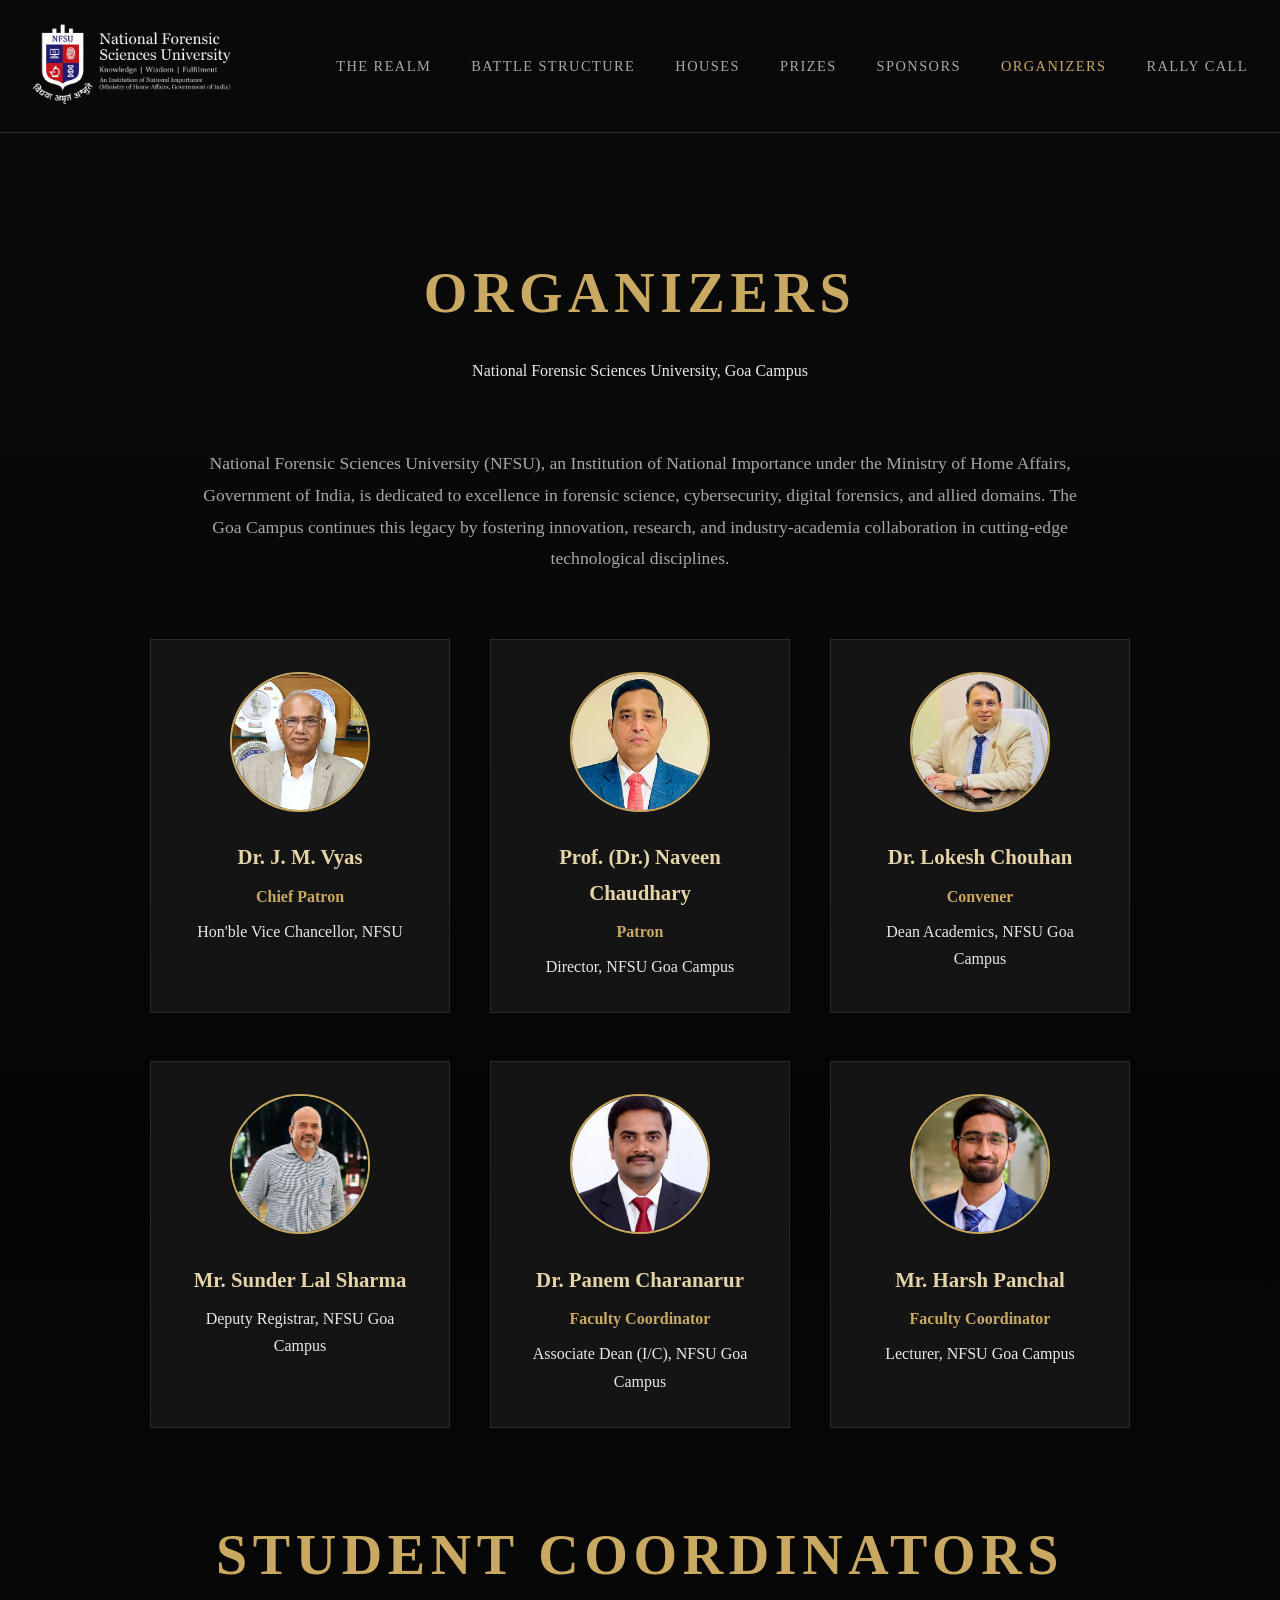
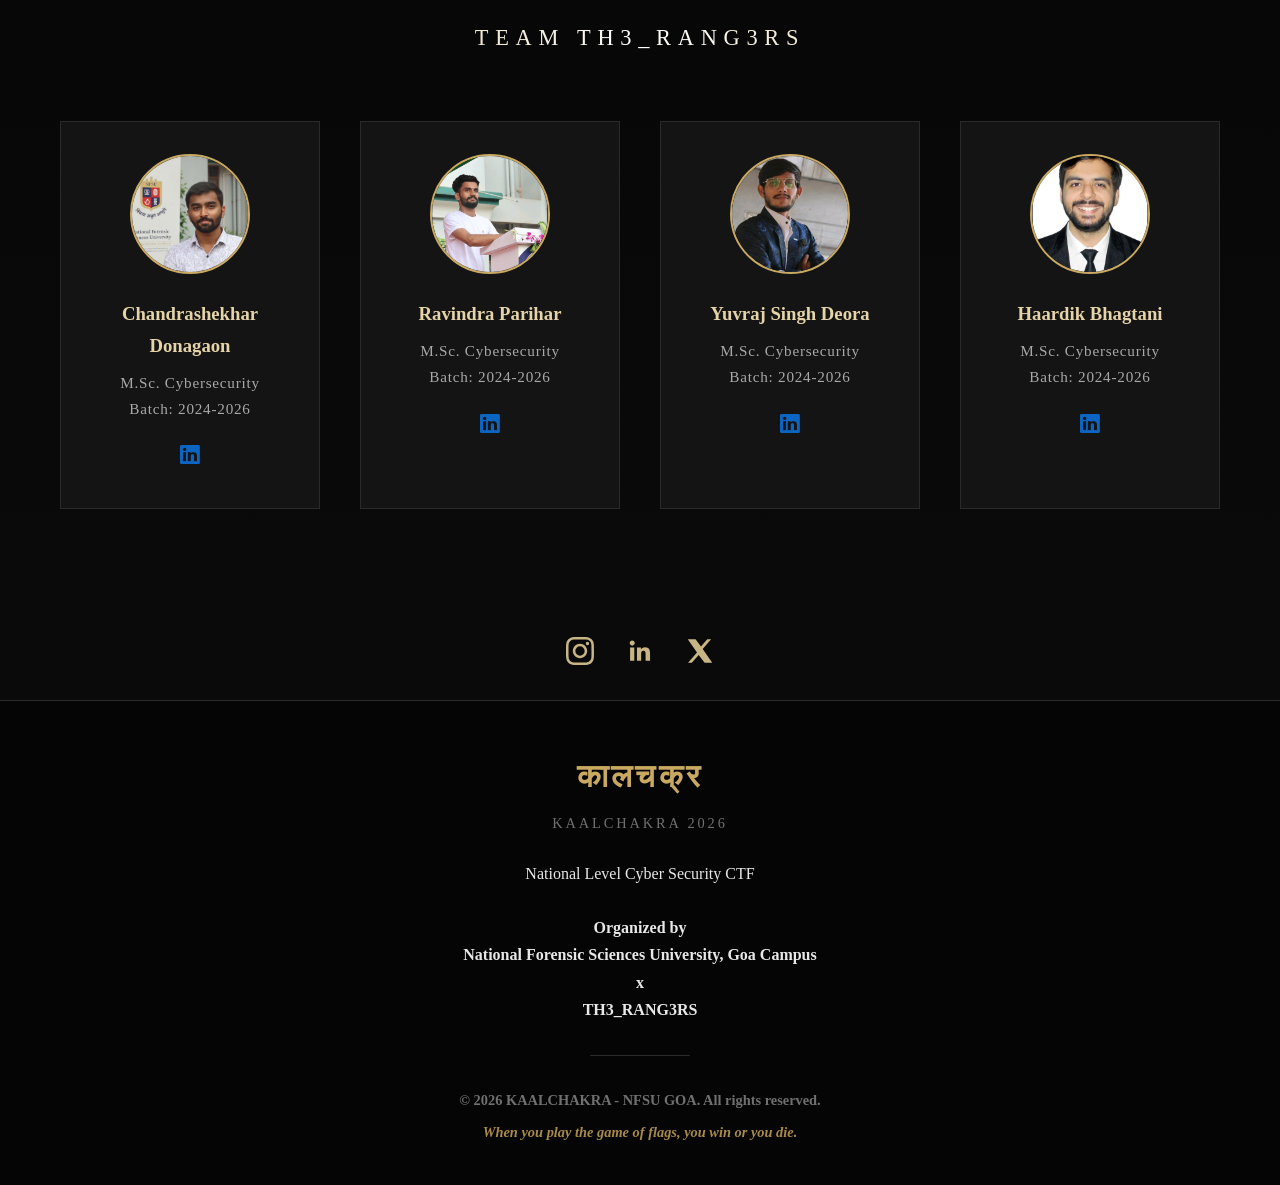
<file: organizers.html>
<!DOCTYPE html>
<html lang="en">
<head>
    <meta charset="UTF-8">
    <title>Organizers | KAALCHAKRA CTF 2026</title>
    <meta name="viewport" content="width=device-width, initial-scale=1.0">
    <link rel="stylesheet" href="https://cdnjs.cloudflare.com/ajax/libs/font-awesome/6.5.0/css/all.min.css">
    <!-- Link your existing CSS -->
    <link rel="stylesheet" href="styles.css">
</head>

<body>

 <nav class="nav" id="mainNav">
        <div class="nav-content">
            <div class="nav-logo">
                <img src="images/emblem.png" alt="NFSU Logo" loading="lazy" style="height:80px; width:auto; margin-bottom:0.25rem;">
            </div>
            <div class="nav-links">
                <a href="index.html#about">The Realm</a>
                <a href="index.html#battle">Battle Structure</a>
                <a href="index.html#houses">Houses</a>
                <a href="index.html#glory">Prizes</a>
                <a href="index.html#sponsors">Sponsors</a>
		<a href="organizers.html" class="active">Organizers</a>
                <a href="index.html#contact">Rally Call</a>
            </div>
            <button class="nav-toggle" id="navToggle">
                <span></span>
                <span></span>
                <span></span>
            </button>
        </div>
    </nav>

<section class="section organizers">

    <div class="container">

        <!-- Page Title -->
        <div class="section-header">
            <h2 class="section-title">Organizers</h2>
            <p class="section-subtitle">
                National Forensic Sciences University, Goa Campus
            </p>
        </div>

        <!-- About NFSU -->
        <div class="organizers-about">
            <p>
                National Forensic Sciences University (NFSU), an Institution of National Importance 
                under the Ministry of Home Affairs, Government of India, is dedicated to excellence 
                in forensic science, cybersecurity, digital forensics, and allied domains. 
                The Goa Campus continues this legacy by fostering innovation, research, 
                and industry-academia collaboration in cutting-edge technological disciplines.
            </p>
        </div>

        <!-- Faculty Committee -->
<div class="organizers-row leadership-row">

            <!-- Chief Patron -->
            <div class="organizer-card">
                <img src="images/organizers/chief-patron.jpg" alt="Chief Patron">
                <h3>Dr. J. M. Vyas</h3>
                <p class="role">Chief Patron</p>
                <p>Hon'ble Vice Chancellor, NFSU</p>
            </div>

            <!-- Patron -->
            <div class="organizer-card">
                <img src="images/organizers/patron.jpg" alt="Patron">
                <h3>Prof. (Dr.) Naveen Chaudhary</h3>
                <p class="role">Patron</p>
                <p>Director, NFSU Goa Campus</p>
            </div>

            <!-- Convener -->
            <div class="organizer-card">
                <img src="images/organizers/convener.jpg" alt="Convener">
                <h3>Dr. Lokesh Chouhan</h3>
                <p class="role">Convener</p>
                <p>Dean Academics, NFSU Goa Campus</p>
            </div>

	    

</div>
            <!-- Coordinator 1 -->
<div class="organizers-row faculty-row">

	   <div class="organizer-card">
                <img src="images/organizers/DR.jpeg" alt="Dy. Registrar">
                <h3>Mr. Sunder Lal Sharma</h3>
                <p class="role"></p>
                <p>Deputy Registrar, NFSU Goa Campus</p>
            </div>

            <div class="organizer-card">
                <img src="images/organizers/coordinator1.jpeg" alt="Faculty Coordinator">
                <h3>Dr. Panem Charanarur</h3>
                <p class="role">Faculty Coordinator</p>
                <p>Associate Dean (I/C), NFSU Goa Campus</p>
            </div>

            <!-- Coordinator 2 -->
            <div class="organizer-card">
                <img src="images/organizers/coordinator2.jpeg" alt="Faculty Coordinator">
                <h3>Mr. Harsh Panchal</h3>
                <p class="role">Faculty Coordinator</p>
                <p>Lecturer, NFSU Goa Campus</p>
            </div>

        </div>

        <!-- Student Coordinators -->
       <div class="section-header" style="margin-top: 5rem;">
    <h2 class="section-title">Student Coordinators</h2>
    <p class="team-subtitle">TEAM TH3_RANG3RS </p>
</div>

<div class="student-grid">

    <div class="student-card">
	<img src="images/organizers/chandrashekhar.jpeg" alt="Student Coordinator">
        <h3>Chandrashekhar Donagaon</h3> 
        <p class="degree">M.Sc. Cybersecurity</p>
        <p class="degree">Batch: 2024-2026</p>
 <a href="https://linkedin.com/in/chandrashekhar-donagaon" target="_blank" class="linkedin-link">
        <i class="fab fa-linkedin"></i>
    </a>
    </div>

    <div class="student-card">
	<img src="images/organizers/ravindra.png" alt="Student Coordinator">
        <h3>Ravindra Parihar</h3>
        <p class="degree">M.Sc. Cybersecurity</p>
        <p class="degree">Batch: 2024-2026</p>
 <a href="https://linkedin.com/in/ravindraparihar" target="_blank" class="linkedin-link">
<i class="fab fa-linkedin"></i>
    </a>

    </div>

    <div class="student-card">
	<img src="images/organizers/yuvraj.jpg" alt="Student Coordinator">
        <h3>Yuvraj Singh Deora</h3>
        <p class="degree">M.Sc. Cybersecurity</p>
        <p class="degree">Batch: 2024-2026</p>
 <a href="https://linkedin.com/in/yuvrajsinghdeora" target="_blank" class="linkedin-link">
<i class="fab fa-linkedin"></i>
    </a>

    </div>

    <div class="student-card">
	<img src="images/organizers/haardik.jpg" alt="Student Coordinator">
        <h3>Haardik Bhagtani</h3>
        <p class="degree">M.Sc. Cybersecurity</p>
        <p class="degree">Batch: 2024-2026</p>
 <a href="https://linkedin.com/in/haardikbhagtani" target="_blank" class="linkedin-link">
<i class="fab fa-linkedin"></i>
    </a>

    </div>

</div>

</section>

 <!-- Footer -->

<div class="social-links">
    <a href="https://instagram.com/kaalchakra_ctf" target="_blank" rel="noopener">
           <img src="icons/instagram.svg" alt="Instagram" class="social-icon">


        </svg>
    </a>

    <a href="https://linkedin.com/in/kaalchakra-ctf" target="_blank" rel="noopener">
        <svg viewBox="0 0 24 24" class="social-icon">
            <path d="M20.4 20.4h-3.6v-5.6c0-1.3 0-3-1.8-3s-2 1.4-2 2.9v5.7H9.4V9h3.4v1.6h.1c.5-.9 1.7-1.8 3.4-1.8 3.6 0 4.3 2.4 4.3 5.4v6.2zM5.3 7.4c-1.2 0-2.1-1-2.1-2.2S4.1 3 5.3 3s2.2 1 2.2 2.2-1 2.2-2.2 2.2zM7.1 20.4H3.5V9h3.6v11.4z"/>
        </svg>
    </a>

    <a href="https://twitter.com/KaalChakra_CTF" target="_blank" rel="noopener">
        <svg viewBox="0 0 24 24" class="social-icon">
            <path d="M18.244 2H21.5l-7.19 8.21L22.5 22h-6.53l-5.11-6.63L4.98 22H1.72l7.7-8.8L1.5 2h6.69l4.62 6.1L18.244 2z"/>
        </svg>
    </a>
</div><br>

    <footer class="footer">
        <div class="footer-content">
            <div class="footer-logo">
                <span class="footer-logo-text">कालचक्र</span>
                <span class="footer-logo-subtitle">KAALCHAKRA 2026</span>
            </div>
            <div class="footer-text">
                National Level Cyber Security CTF <br>
                <b><br>Organized by <br> National Forensic Sciences University, Goa Campus
                <br> x <br> TH3_RANG3RS
            </div>
            <div class="footer-divider"></div>
            <div class="footer-bottom">
                <p>&copy; 2026 KAALCHAKRA - NFSU GOA. All rights reserved.</p>
                <p class="footer-tagline">When you play the game of flags, you win or you die.</p>
            </div>
        </div>
    </footer>


<script>
const toggle = document.querySelector('.nav-toggle');
const links = document.querySelector('.nav-links');

if (toggle) {
    toggle.addEventListener('click', () => {
        links.classList.toggle('active');
    });
}
</script>
</body>
</html>
</file>
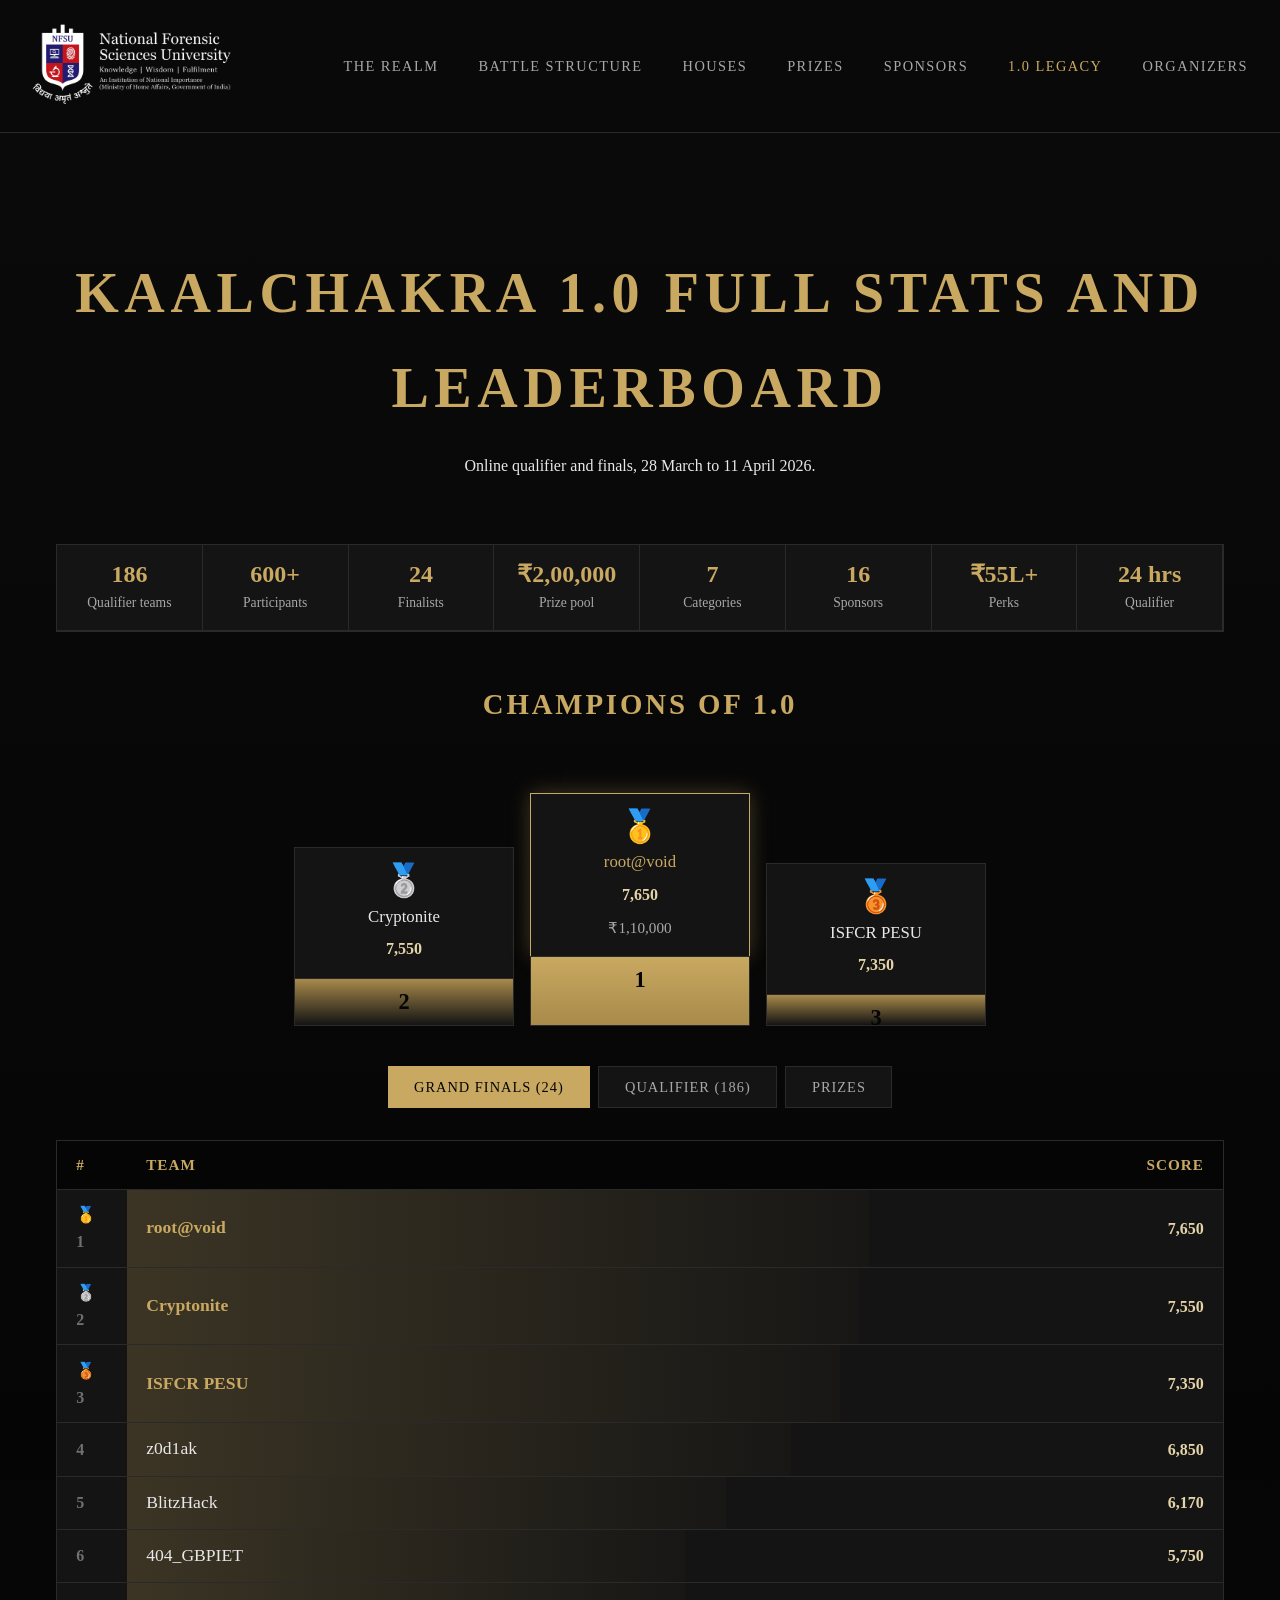
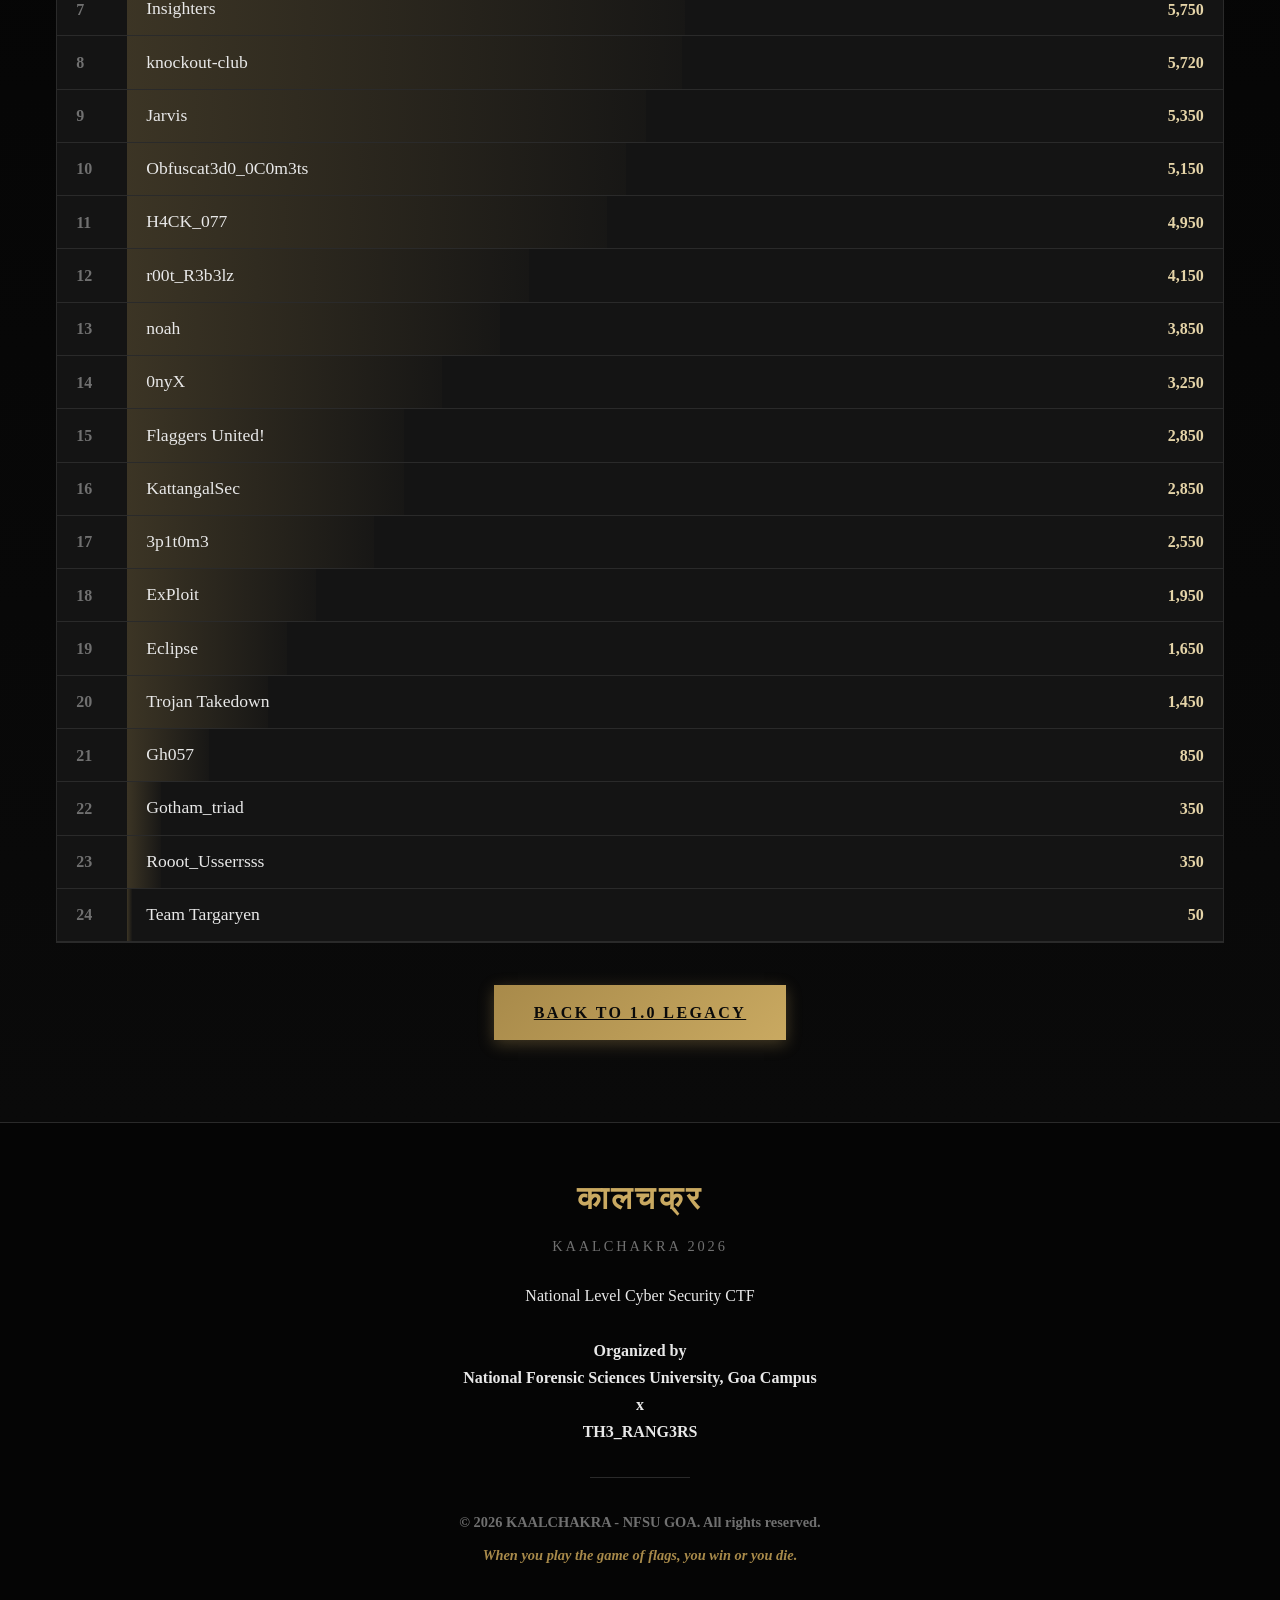
<file: stats-1.0.html>
<!DOCTYPE html>
<html lang="en">
<head>
    <meta charset="UTF-8">
    <title>KAALCHAKRA 1.0 Full Stats and Leaderboard</title>
    <meta name="viewport" content="width=device-width, initial-scale=1.0">
    <link rel="stylesheet" href="https://cdnjs.cloudflare.com/ajax/libs/font-awesome/6.5.0/css/all.min.css">
    <link rel="stylesheet" href="styles.css">
</head>
<body>

 <nav class="nav" id="mainNav">
        <div class="nav-content">
            <div class="nav-logo"><img src="images/emblem.png" alt="NFSU Logo" loading="lazy" style="height:80px; width:auto; margin-bottom:0.25rem;"></div>
            <div class="nav-links">
                <a href="index.html#about">The Realm</a>
                <a href="index.html#battle">Battle Structure</a>
                <a href="index.html#houses">Houses</a>
                <a href="index.html#prizes">Prizes</a>
                <a href="index.html#sponsors">Sponsors</a>
                <a href="index.html#legacy" class="active">1.0 Legacy</a>
                <a href="organizers.html">Organizers</a>
            </div>
            <button class="nav-toggle" id="navToggle"><span></span><span></span><span></span></button>
        </div>
    </nav>

<section class="section legacy">
    <div class="container">

        <div class="section-header">
            <h2 class="section-title">KAALCHAKRA 1.0 Full Stats and Leaderboard</h2>
            <p class="section-subtitle">Online qualifier and finals, 28 March to 11 April 2026.</p>
        </div>

        <div class="stat-strip"><div class="strip-item"><span class="strip-num">186</span><span class="strip-lbl">Qualifier teams</span></div><div class="strip-item"><span class="strip-num">600+</span><span class="strip-lbl">Participants</span></div><div class="strip-item"><span class="strip-num">24</span><span class="strip-lbl">Finalists</span></div><div class="strip-item"><span class="strip-num">₹2,00,000</span><span class="strip-lbl">Prize pool</span></div><div class="strip-item"><span class="strip-num">7</span><span class="strip-lbl">Categories</span></div><div class="strip-item"><span class="strip-num">16</span><span class="strip-lbl">Sponsors</span></div><div class="strip-item"><span class="strip-num">₹55L+</span><span class="strip-lbl">Perks</span></div><div class="strip-item"><span class="strip-num">24 hrs</span><span class="strip-lbl">Qualifier</span></div></div>

        <div class="section-header" style="margin-top:3rem;">
            <h3 class="section-title" style="font-size:1.8rem;">Champions of 1.0</h3>
        </div>
        <div class="podium-stage">
            <div class="podium-col second"><div class="podium-card2"><div class="podium-medal">🥈</div><div class="podium-name">Cryptonite</div><div class="podium-score">7,550</div></div><div class="podium-bar"><span>2</span></div></div>
            <div class="podium-col first"><div class="podium-card2"><div class="podium-medal">🥇</div><div class="podium-name">root@void</div><div class="podium-score">7,650</div><div class="podium-prize2">₹1,10,000</div></div><div class="podium-bar"><span>1</span></div></div>
            <div class="podium-col third"><div class="podium-card2"><div class="podium-medal">🥉</div><div class="podium-name">ISFCR PESU</div><div class="podium-score">7,350</div></div><div class="podium-bar"><span>3</span></div></div>
        </div>

        <div class="lb-tabs">
            <button class="lb-tab active" data-tab="finals">Grand Finals (24)</button>
            <button class="lb-tab" data-tab="quals">Qualifier (186)</button>
            <button class="lb-tab" data-tab="prizes">Prizes</button>
        </div>

        <div id="tab-finals" class="lb-panel active">
        <div class="lb-wrap">
        <table class="leaderboard">
            <thead><tr><th class="rk">#</th><th class="tm">Team</th><th class="sc">Score</th></tr></thead>
            <tbody>
<tr class="lb-row top3" data-team="root@void"><td class="rk">🥇 1</td><td class="tm"><span class="bar" style="width:100.0%"></span><span class="nm">root@void</span></td><td class="sc">7,650</td></tr>
<tr class="lb-row top3" data-team="cryptonite"><td class="rk">🥈 2</td><td class="tm"><span class="bar" style="width:98.7%"></span><span class="nm">Cryptonite</span></td><td class="sc">7,550</td></tr>
<tr class="lb-row top3" data-team="isfcr pesu"><td class="rk">🥉 3</td><td class="tm"><span class="bar" style="width:96.1%"></span><span class="nm">ISFCR PESU</span></td><td class="sc">7,350</td></tr>
<tr class="lb-row" data-team="z0d1ak"><td class="rk">4</td><td class="tm"><span class="bar" style="width:89.5%"></span><span class="nm">z0d1ak</span></td><td class="sc">6,850</td></tr>
<tr class="lb-row" data-team="blitzhack"><td class="rk">5</td><td class="tm"><span class="bar" style="width:80.7%"></span><span class="nm">BlitzHack</span></td><td class="sc">6,170</td></tr>
<tr class="lb-row" data-team="404_gbpiet"><td class="rk">6</td><td class="tm"><span class="bar" style="width:75.2%"></span><span class="nm">404_GBPIET</span></td><td class="sc">5,750</td></tr>
<tr class="lb-row" data-team="insighters"><td class="rk">7</td><td class="tm"><span class="bar" style="width:75.2%"></span><span class="nm">Insighters</span></td><td class="sc">5,750</td></tr>
<tr class="lb-row" data-team="knockout-club"><td class="rk">8</td><td class="tm"><span class="bar" style="width:74.8%"></span><span class="nm">knockout-club</span></td><td class="sc">5,720</td></tr>
<tr class="lb-row" data-team="jarvis"><td class="rk">9</td><td class="tm"><span class="bar" style="width:69.9%"></span><span class="nm">Jarvis</span></td><td class="sc">5,350</td></tr>
<tr class="lb-row" data-team="obfuscat3d0_0c0m3ts"><td class="rk">10</td><td class="tm"><span class="bar" style="width:67.3%"></span><span class="nm">Obfuscat3d0_0C0m3ts</span></td><td class="sc">5,150</td></tr>
<tr class="lb-row" data-team="h4ck_077"><td class="rk">11</td><td class="tm"><span class="bar" style="width:64.7%"></span><span class="nm">H4CK_077</span></td><td class="sc">4,950</td></tr>
<tr class="lb-row" data-team="r00t_r3b3lz"><td class="rk">12</td><td class="tm"><span class="bar" style="width:54.2%"></span><span class="nm">r00t_R3b3lz</span></td><td class="sc">4,150</td></tr>
<tr class="lb-row" data-team="noah"><td class="rk">13</td><td class="tm"><span class="bar" style="width:50.3%"></span><span class="nm">noah</span></td><td class="sc">3,850</td></tr>
<tr class="lb-row" data-team="0nyx"><td class="rk">14</td><td class="tm"><span class="bar" style="width:42.5%"></span><span class="nm">0nyX</span></td><td class="sc">3,250</td></tr>
<tr class="lb-row" data-team="flaggers united!"><td class="rk">15</td><td class="tm"><span class="bar" style="width:37.3%"></span><span class="nm">Flaggers United!</span></td><td class="sc">2,850</td></tr>
<tr class="lb-row" data-team="kattangalsec"><td class="rk">16</td><td class="tm"><span class="bar" style="width:37.3%"></span><span class="nm">KattangalSec</span></td><td class="sc">2,850</td></tr>
<tr class="lb-row" data-team="3p1t0m3"><td class="rk">17</td><td class="tm"><span class="bar" style="width:33.3%"></span><span class="nm">3p1t0m3</span></td><td class="sc">2,550</td></tr>
<tr class="lb-row" data-team="exploit"><td class="rk">18</td><td class="tm"><span class="bar" style="width:25.5%"></span><span class="nm">ExPloit</span></td><td class="sc">1,950</td></tr>
<tr class="lb-row" data-team="eclipse"><td class="rk">19</td><td class="tm"><span class="bar" style="width:21.6%"></span><span class="nm">Eclipse</span></td><td class="sc">1,650</td></tr>
<tr class="lb-row" data-team="trojan takedown"><td class="rk">20</td><td class="tm"><span class="bar" style="width:19.0%"></span><span class="nm">Trojan Takedown</span></td><td class="sc">1,450</td></tr>
<tr class="lb-row" data-team="gh057"><td class="rk">21</td><td class="tm"><span class="bar" style="width:11.1%"></span><span class="nm">Gh057</span></td><td class="sc">850</td></tr>
<tr class="lb-row" data-team="gotham_triad"><td class="rk">22</td><td class="tm"><span class="bar" style="width:4.6%"></span><span class="nm">Gotham_triad</span></td><td class="sc">350</td></tr>
<tr class="lb-row" data-team="rooot_usserrsss"><td class="rk">23</td><td class="tm"><span class="bar" style="width:4.6%"></span><span class="nm">Rooot_Usserrsss</span></td><td class="sc">350</td></tr>
<tr class="lb-row" data-team="team targaryen"><td class="rk">24</td><td class="tm"><span class="bar" style="width:0.7%"></span><span class="nm">Team Targaryen</span></td><td class="sc">50</td></tr>
            </tbody>
        </table>
        </div>
        </div>

        <div id="tab-quals" class="lb-panel">
            <input type="text" id="teamSearch" class="team-search" placeholder="Search for a team...">
            <p class="search-empty" id="searchEmpty" hidden>No team matches that search.</p>
        <div class="lb-wrap">
        <table class="leaderboard">
            <thead><tr><th class="rk">#</th><th class="tm">Team</th><th class="sc">Score</th></tr></thead>
            <tbody id="qualsTop">
<tr class="lb-row top3" data-team="isfcr pesu"><td class="rk">🥇 1</td><td class="tm"><span class="bar" style="width:100.0%"></span><span class="nm">ISFCR PESU</span></td><td class="sc">10,750</td></tr>
<tr class="lb-row top3" data-team="cryptonite"><td class="rk">🥈 2</td><td class="tm"><span class="bar" style="width:95.3%"></span><span class="nm">Cryptonite</span></td><td class="sc">10,250</td></tr>
<tr class="lb-row top3" data-team="z0d1ak"><td class="rk">🥉 3</td><td class="tm"><span class="bar" style="width:91.6%"></span><span class="nm">z0d1ak</span></td><td class="sc">9,850</td></tr>
<tr class="lb-row" data-team="root@void"><td class="rk">4</td><td class="tm"><span class="bar" style="width:82.3%"></span><span class="nm">root@void</span></td><td class="sc">8,850</td></tr>
<tr class="lb-row" data-team="godsec"><td class="rk">5</td><td class="tm"><span class="bar" style="width:82.3%"></span><span class="nm">godsec</span></td><td class="sc">8,850</td></tr>
<tr class="lb-row" data-team="blitzhack"><td class="rk">6</td><td class="tm"><span class="bar" style="width:79.3%"></span><span class="nm">BlitzHack</span></td><td class="sc">8,530</td></tr>
<tr class="lb-row" data-team="gh057"><td class="rk">7</td><td class="tm"><span class="bar" style="width:77.7%"></span><span class="nm">Gh057</span></td><td class="sc">8,350</td></tr>
<tr class="lb-row" data-team="insighters"><td class="rk">8</td><td class="tm"><span class="bar" style="width:75.8%"></span><span class="nm">Insighters</span></td><td class="sc">8,150</td></tr>
<tr class="lb-row" data-team="404_gbpiet"><td class="rk">9</td><td class="tm"><span class="bar" style="width:74.0%"></span><span class="nm">404_GBPIET</span></td><td class="sc">7,950</td></tr>
<tr class="lb-row" data-team="eclipse"><td class="rk">10</td><td class="tm"><span class="bar" style="width:73.0%"></span><span class="nm">Eclipse</span></td><td class="sc">7,850</td></tr>
            </tbody>
            <tbody id="qualsRest" hidden>
<tr class="lb-row" data-team="obfuscat3d0_0c0m3ts"><td class="rk">11</td><td class="tm"><span class="bar" style="width:71.2%"></span><span class="nm">Obfuscat3d0_0C0m3ts</span></td><td class="sc">7,650</td></tr>
<tr class="lb-row" data-team="knockout-club"><td class="rk">12</td><td class="tm"><span class="bar" style="width:67.4%"></span><span class="nm">knockout-club</span></td><td class="sc">7,250</td></tr>
<tr class="lb-row" data-team="gnomes"><td class="rk">13</td><td class="tm"><span class="bar" style="width:66.5%"></span><span class="nm">Gnomes</span></td><td class="sc">7,150</td></tr>
<tr class="lb-row" data-team="r00t_r3b3lz"><td class="rk">14</td><td class="tm"><span class="bar" style="width:63.7%"></span><span class="nm">r00t_R3b3lz</span></td><td class="sc">6,850</td></tr>
<tr class="lb-row" data-team="team targaryen"><td class="rk">15</td><td class="tm"><span class="bar" style="width:63.7%"></span><span class="nm">Team Targaryen</span></td><td class="sc">6,850</td></tr>
<tr class="lb-row" data-team="0nyx"><td class="rk">16</td><td class="tm"><span class="bar" style="width:62.8%"></span><span class="nm">0nyX</span></td><td class="sc">6,750</td></tr>
<tr class="lb-row" data-team="banshankari metro station"><td class="rk">17</td><td class="tm"><span class="bar" style="width:61.9%"></span><span class="nm">Banshankari Metro Station</span></td><td class="sc">6,650</td></tr>
<tr class="lb-row" data-team="f__s0ci3ty"><td class="rk">18</td><td class="tm"><span class="bar" style="width:61.9%"></span><span class="nm">F__S0CI3TY</span></td><td class="sc">6,650</td></tr>
<tr class="lb-row" data-team="kattangalsec"><td class="rk">19</td><td class="tm"><span class="bar" style="width:58.1%"></span><span class="nm">KattangalSec</span></td><td class="sc">6,250</td></tr>
<tr class="lb-row" data-team="nauti"><td class="rk">20</td><td class="tm"><span class="bar" style="width:57.2%"></span><span class="nm">Nauti</span></td><td class="sc">6,150</td></tr>
<tr class="lb-row" data-team="h4ck_077"><td class="rk">21</td><td class="tm"><span class="bar" style="width:55.3%"></span><span class="nm">H4CK_077</span></td><td class="sc">5,950</td></tr>
<tr class="lb-row" data-team="rooot_usserrsss"><td class="rk">22</td><td class="tm"><span class="bar" style="width:55.3%"></span><span class="nm">Rooot_Usserrsss</span></td><td class="sc">5,950</td></tr>
<tr class="lb-row" data-team="abu_b91589"><td class="rk">23</td><td class="tm"><span class="bar" style="width:54.9%"></span><span class="nm">Abu_b91589</span></td><td class="sc">5,900</td></tr>
<tr class="lb-row" data-team="flaggers united!"><td class="rk">24</td><td class="tm"><span class="bar" style="width:54.4%"></span><span class="nm">Flaggers United!</span></td><td class="sc">5,850</td></tr>
<tr class="lb-row" data-team="kv2"><td class="rk">25</td><td class="tm"><span class="bar" style="width:53.5%"></span><span class="nm">KV2</span></td><td class="sc">5,750</td></tr>
<tr class="lb-row" data-team="monopoly"><td class="rk">26</td><td class="tm"><span class="bar" style="width:52.6%"></span><span class="nm">Monopoly</span></td><td class="sc">5,650</td></tr>
<tr class="lb-row" data-team="3p1t0m3"><td class="rk">27</td><td class="tm"><span class="bar" style="width:49.8%"></span><span class="nm">3p1t0m3</span></td><td class="sc">5,350</td></tr>
<tr class="lb-row" data-team="exploit"><td class="rk">28</td><td class="tm"><span class="bar" style="width:47.9%"></span><span class="nm">ExPloit</span></td><td class="sc">5,150</td></tr>
<tr class="lb-row" data-team="gotham_triad"><td class="rk">29</td><td class="tm"><span class="bar" style="width:47.0%"></span><span class="nm">Gotham_triad</span></td><td class="sc">5,050</td></tr>
<tr class="lb-row" data-team="windows 9/11"><td class="rk">30</td><td class="tm"><span class="bar" style="width:47.0%"></span><span class="nm">Windows 9/11</span></td><td class="sc">5,050</td></tr>
<tr class="lb-row" data-team="jarvis"><td class="rk">31</td><td class="tm"><span class="bar" style="width:46.0%"></span><span class="nm">Jarvis</span></td><td class="sc">4,950</td></tr>
<tr class="lb-row" data-team="brahmastra"><td class="rk">32</td><td class="tm"><span class="bar" style="width:44.2%"></span><span class="nm">Brahmastra</span></td><td class="sc">4,750</td></tr>
<tr class="lb-row" data-team="rudra_root"><td class="rk">33</td><td class="tm"><span class="bar" style="width:43.3%"></span><span class="nm">Rudra_Root</span></td><td class="sc">4,650</td></tr>
<tr class="lb-row" data-team="trojan takedown"><td class="rk">34</td><td class="tm"><span class="bar" style="width:42.3%"></span><span class="nm">Trojan Takedown</span></td><td class="sc">4,550</td></tr>
<tr class="lb-row" data-team="noah"><td class="rk">35</td><td class="tm"><span class="bar" style="width:39.5%"></span><span class="nm">noah</span></td><td class="sc">4,250</td></tr>
<tr class="lb-row" data-team="trolling stones"><td class="rk">36</td><td class="tm"><span class="bar" style="width:35.8%"></span><span class="nm">Trolling Stones</span></td><td class="sc">3,850</td></tr>
<tr class="lb-row" data-team="draco cyberforce"><td class="rk">37</td><td class="tm"><span class="bar" style="width:34.9%"></span><span class="nm">Draco Cyberforce</span></td><td class="sc">3,750</td></tr>
<tr class="lb-row" data-team="dysphoria"><td class="rk">38</td><td class="tm"><span class="bar" style="width:34.0%"></span><span class="nm">Dysphoria</span></td><td class="sc">3,650</td></tr>
<tr class="lb-row" data-team="garuda"><td class="rk">39</td><td class="tm"><span class="bar" style="width:33.0%"></span><span class="nm">Garuda</span></td><td class="sc">3,550</td></tr>
<tr class="lb-row" data-team="dealers 🐉"><td class="rk">40</td><td class="tm"><span class="bar" style="width:33.0%"></span><span class="nm">Dealers 🐉</span></td><td class="sc">3,550</td></tr>
<tr class="lb-row" data-team="darkcipher"><td class="rk">41</td><td class="tm"><span class="bar" style="width:33.0%"></span><span class="nm">DarkCipher</span></td><td class="sc">3,550</td></tr>
<tr class="lb-row" data-team="team hackersapk"><td class="rk">42</td><td class="tm"><span class="bar" style="width:33.0%"></span><span class="nm">Team HackersAPK</span></td><td class="sc">3,550</td></tr>
<tr class="lb-row" data-team="cyberhunters"><td class="rk">43</td><td class="tm"><span class="bar" style="width:30.2%"></span><span class="nm">cyberhunters</span></td><td class="sc">3,250</td></tr>
<tr class="lb-row" data-team="ashura"><td class="rk">44</td><td class="tm"><span class="bar" style="width:30.2%"></span><span class="nm">Ashura</span></td><td class="sc">3,250</td></tr>
<tr class="lb-row" data-team="squirtle squad"><td class="rk">45</td><td class="tm"><span class="bar" style="width:29.3%"></span><span class="nm">Squirtle Squad</span></td><td class="sc">3,150</td></tr>
<tr class="lb-row" data-team="code-007"><td class="rk">46</td><td class="tm"><span class="bar" style="width:29.3%"></span><span class="nm">CODE-007</span></td><td class="sc">3,150</td></tr>
<tr class="lb-row" data-team="invicta"><td class="rk">47</td><td class="tm"><span class="bar" style="width:27.4%"></span><span class="nm">Invicta</span></td><td class="sc">2,950</td></tr>
<tr class="lb-row" data-team="bugassassin&#x27;s"><td class="rk">48</td><td class="tm"><span class="bar" style="width:26.5%"></span><span class="nm">Bugassassin&#x27;s</span></td><td class="sc">2,850</td></tr>
<tr class="lb-row" data-team="naam_me_kya_hai"><td class="rk">49</td><td class="tm"><span class="bar" style="width:26.5%"></span><span class="nm">Naam_Me_Kya_Hai</span></td><td class="sc">2,850</td></tr>
<tr class="lb-row" data-team="rabit"><td class="rk">50</td><td class="tm"><span class="bar" style="width:26.5%"></span><span class="nm">RABit</span></td><td class="sc">2,850</td></tr>
<tr class="lb-row" data-team="ctfpaglus"><td class="rk">51</td><td class="tm"><span class="bar" style="width:25.6%"></span><span class="nm">CTFPAGLUS</span></td><td class="sc">2,750</td></tr>
<tr class="lb-row" data-team="cryptota2"><td class="rk">52</td><td class="tm"><span class="bar" style="width:24.7%"></span><span class="nm">cryptoTa2</span></td><td class="sc">2,650</td></tr>
<tr class="lb-row" data-team="payload_everything"><td class="rk">53</td><td class="tm"><span class="bar" style="width:23.7%"></span><span class="nm">payload_everything</span></td><td class="sc">2,550</td></tr>
<tr class="lb-row" data-team="genz"><td class="rk">54</td><td class="tm"><span class="bar" style="width:23.7%"></span><span class="nm">genZ</span></td><td class="sc">2,550</td></tr>
<tr class="lb-row" data-team="azrael"><td class="rk">55</td><td class="tm"><span class="bar" style="width:23.7%"></span><span class="nm">azrael</span></td><td class="sc">2,550</td></tr>
<tr class="lb-row" data-team="gujjuwarriors"><td class="rk">56</td><td class="tm"><span class="bar" style="width:23.7%"></span><span class="nm">GujjuWarriors</span></td><td class="sc">2,550</td></tr>
<tr class="lb-row" data-team="rootforce"><td class="rk">57</td><td class="tm"><span class="bar" style="width:23.7%"></span><span class="nm">ROOTFORCE</span></td><td class="sc">2,550</td></tr>
<tr class="lb-row" data-team="bay hisaab"><td class="rk">58</td><td class="tm"><span class="bar" style="width:22.8%"></span><span class="nm">BAY Hisaab</span></td><td class="sc">2,450</td></tr>
<tr class="lb-row" data-team="skill issue 2.0"><td class="rk">59</td><td class="tm"><span class="bar" style="width:22.8%"></span><span class="nm">Skill Issue 2.0</span></td><td class="sc">2,450</td></tr>
<tr class="lb-row" data-team="genzctf"><td class="rk">60</td><td class="tm"><span class="bar" style="width:21.9%"></span><span class="nm">GenZCTF</span></td><td class="sc">2,350</td></tr>
<tr class="lb-row" data-team="shadow root"><td class="rk">61</td><td class="tm"><span class="bar" style="width:21.9%"></span><span class="nm">Shadow root</span></td><td class="sc">2,350</td></tr>
<tr class="lb-row" data-team="cyber sphere"><td class="rk">62</td><td class="tm"><span class="bar" style="width:21.9%"></span><span class="nm">Cyber Sphere</span></td><td class="sc">2,350</td></tr>
<tr class="lb-row" data-team="dimitri_lip"><td class="rk">63</td><td class="tm"><span class="bar" style="width:20.9%"></span><span class="nm">Dimitri_Lip</span></td><td class="sc">2,250</td></tr>
<tr class="lb-row" data-team="me0w"><td class="rk">64</td><td class="tm"><span class="bar" style="width:20.9%"></span><span class="nm">Me0w</span></td><td class="sc">2,250</td></tr>
<tr class="lb-row" data-team="system32"><td class="rk">65</td><td class="tm"><span class="bar" style="width:20.9%"></span><span class="nm">system32</span></td><td class="sc">2,250</td></tr>
<tr class="lb-row" data-team="teenage_mutant_ninja_turtles"><td class="rk">66</td><td class="tm"><span class="bar" style="width:20.9%"></span><span class="nm">teenage_mutant_ninja_turtles</span></td><td class="sc">2,250</td></tr>
<tr class="lb-row" data-team="flag🥷fighters"><td class="rk">67</td><td class="tm"><span class="bar" style="width:20.9%"></span><span class="nm">Flag🥷Fighters</span></td><td class="sc">2,250</td></tr>
<tr class="lb-row" data-team="cyberfortix warriors"><td class="rk">68</td><td class="tm"><span class="bar" style="width:20.9%"></span><span class="nm">Cyberfortix Warriors</span></td><td class="sc">2,250</td></tr>
<tr class="lb-row" data-team="cyber_warriors"><td class="rk">69</td><td class="tm"><span class="bar" style="width:20.9%"></span><span class="nm">cyber_warriors</span></td><td class="sc">2,250</td></tr>
<tr class="lb-row" data-team="neurofox"><td class="rk">70</td><td class="tm"><span class="bar" style="width:20.9%"></span><span class="nm">Neurofox</span></td><td class="sc">2,250</td></tr>
<tr class="lb-row" data-team="r4c00ns"><td class="rk">71</td><td class="tm"><span class="bar" style="width:20.0%"></span><span class="nm">r4c00ns</span></td><td class="sc">2,150</td></tr>
<tr class="lb-row" data-team="maxyverse"><td class="rk">72</td><td class="tm"><span class="bar" style="width:20.0%"></span><span class="nm">Maxyverse</span></td><td class="sc">2,150</td></tr>
<tr class="lb-row" data-team="rajmarockets"><td class="rk">73</td><td class="tm"><span class="bar" style="width:19.1%"></span><span class="nm">Rajmarockets</span></td><td class="sc">2,050</td></tr>
<tr class="lb-row" data-team="ra0n3s"><td class="rk">74</td><td class="tm"><span class="bar" style="width:19.1%"></span><span class="nm">rA0n3s</span></td><td class="sc">2,050</td></tr>
<tr class="lb-row" data-team="flaggedirl"><td class="rk">75</td><td class="tm"><span class="bar" style="width:18.1%"></span><span class="nm">flaggedIRL</span></td><td class="sc">1,950</td></tr>
<tr class="lb-row" data-team="revealock"><td class="rk">76</td><td class="tm"><span class="bar" style="width:18.1%"></span><span class="nm">ReveaLock</span></td><td class="sc">1,950</td></tr>
<tr class="lb-row" data-team="kbd"><td class="rk">77</td><td class="tm"><span class="bar" style="width:18.1%"></span><span class="nm">kbd</span></td><td class="sc">1,950</td></tr>
<tr class="lb-row" data-team="imxdanny"><td class="rk">78</td><td class="tm"><span class="bar" style="width:17.2%"></span><span class="nm">IMxDanny</span></td><td class="sc">1,850</td></tr>
<tr class="lb-row" data-team="alphax"><td class="rk">79</td><td class="tm"><span class="bar" style="width:17.2%"></span><span class="nm">AlphaX</span></td><td class="sc">1,850</td></tr>
<tr class="lb-row" data-team="[t-1] m1dn1ght"><td class="rk">80</td><td class="tm"><span class="bar" style="width:17.2%"></span><span class="nm">[T-1] M1DN1GHT</span></td><td class="sc">1,850</td></tr>
<tr class="lb-row" data-team="encrypted chaos"><td class="rk">81</td><td class="tm"><span class="bar" style="width:15.8%"></span><span class="nm">Encrypted Chaos</span></td><td class="sc">1,700</td></tr>
<tr class="lb-row" data-team="l4n4 code5"><td class="rk">82</td><td class="tm"><span class="bar" style="width:15.3%"></span><span class="nm">L4n4 code5</span></td><td class="sc">1,650</td></tr>
<tr class="lb-row" data-team="cook"><td class="rk">83</td><td class="tm"><span class="bar" style="width:15.3%"></span><span class="nm">cook</span></td><td class="sc">1,650</td></tr>
<tr class="lb-row" data-team="team hacktatics"><td class="rk">84</td><td class="tm"><span class="bar" style="width:15.3%"></span><span class="nm">Team Hacktatics</span></td><td class="sc">1,650</td></tr>
<tr class="lb-row" data-team="fall guys"><td class="rk">85</td><td class="tm"><span class="bar" style="width:15.3%"></span><span class="nm">Fall guys</span></td><td class="sc">1,650</td></tr>
<tr class="lb-row" data-team="flag-forg"><td class="rk">86</td><td class="tm"><span class="bar" style="width:15.2%"></span><span class="nm">Flag-Forg</span></td><td class="sc">1,630</td></tr>
<tr class="lb-row" data-team="sudowin"><td class="rk">87</td><td class="tm"><span class="bar" style="width:14.4%"></span><span class="nm">sudoWin</span></td><td class="sc">1,550</td></tr>
<tr class="lb-row" data-team="cronos"><td class="rk">88</td><td class="tm"><span class="bar" style="width:14.4%"></span><span class="nm">cronos</span></td><td class="sc">1,550</td></tr>
<tr class="lb-row" data-team="dragon"><td class="rk">89</td><td class="tm"><span class="bar" style="width:14.4%"></span><span class="nm">dragon</span></td><td class="sc">1,550</td></tr>
<tr class="lb-row" data-team="zerodayz"><td class="rk">90</td><td class="tm"><span class="bar" style="width:14.4%"></span><span class="nm">ZeroDayZ</span></td><td class="sc">1,550</td></tr>
<tr class="lb-row" data-team="sn3kby7e"><td class="rk">91</td><td class="tm"><span class="bar" style="width:14.4%"></span><span class="nm">Sn3kBy7e</span></td><td class="sc">1,550</td></tr>
<tr class="lb-row" data-team="anurag"><td class="rk">92</td><td class="tm"><span class="bar" style="width:14.0%"></span><span class="nm">Anurag</span></td><td class="sc">1,500</td></tr>
<tr class="lb-row" data-team="shadowbyte"><td class="rk">93</td><td class="tm"><span class="bar" style="width:13.5%"></span><span class="nm">shadowbyte</span></td><td class="sc">1,450</td></tr>
<tr class="lb-row" data-team="soteria"><td class="rk">94</td><td class="tm"><span class="bar" style="width:13.5%"></span><span class="nm">Soteria</span></td><td class="sc">1,450</td></tr>
<tr class="lb-row" data-team="lōos3r&#x27;s"><td class="rk">95</td><td class="tm"><span class="bar" style="width:13.5%"></span><span class="nm">LŌOS3R&#x27;s</span></td><td class="sc">1,450</td></tr>
<tr class="lb-row" data-team="losers"><td class="rk">96</td><td class="tm"><span class="bar" style="width:13.5%"></span><span class="nm">Losers</span></td><td class="sc">1,450</td></tr>
<tr class="lb-row" data-team="act1x"><td class="rk">97</td><td class="tm"><span class="bar" style="width:13.5%"></span><span class="nm">Act1x</span></td><td class="sc">1,450</td></tr>
<tr class="lb-row" data-team="ecohackers"><td class="rk">98</td><td class="tm"><span class="bar" style="width:13.5%"></span><span class="nm">Ecohackers</span></td><td class="sc">1,450</td></tr>
<tr class="lb-row" data-team="fsociety_0x65"><td class="rk">99</td><td class="tm"><span class="bar" style="width:13.5%"></span><span class="nm">fsociety_0x65</span></td><td class="sc">1,450</td></tr>
<tr class="lb-row" data-team="c4raxes"><td class="rk">100</td><td class="tm"><span class="bar" style="width:13.5%"></span><span class="nm">C4RAXES</span></td><td class="sc">1,450</td></tr>
<tr class="lb-row" data-team="akatsuki1"><td class="rk">101</td><td class="tm"><span class="bar" style="width:12.6%"></span><span class="nm">Akatsuki1</span></td><td class="sc">1,350</td></tr>
<tr class="lb-row" data-team="packetpandas"><td class="rk">102</td><td class="tm"><span class="bar" style="width:12.6%"></span><span class="nm">packetpandas</span></td><td class="sc">1,350</td></tr>
<tr class="lb-row" data-team="the eagle eye"><td class="rk">103</td><td class="tm"><span class="bar" style="width:12.6%"></span><span class="nm">The Eagle eye</span></td><td class="sc">1,350</td></tr>
<tr class="lb-row" data-team="d0texe"><td class="rk">104</td><td class="tm"><span class="bar" style="width:11.6%"></span><span class="nm">D0texe</span></td><td class="sc">1,250</td></tr>
<tr class="lb-row" data-team="flag hunters"><td class="rk">105</td><td class="tm"><span class="bar" style="width:11.6%"></span><span class="nm">Flag Hunters</span></td><td class="sc">1,250</td></tr>
<tr class="lb-row" data-team="0xdeadbeef"><td class="rk">106</td><td class="tm"><span class="bar" style="width:11.6%"></span><span class="nm">0xdeadbeef</span></td><td class="sc">1,250</td></tr>
<tr class="lb-row" data-team="ep1tome alpha"><td class="rk">107</td><td class="tm"><span class="bar" style="width:10.7%"></span><span class="nm">Ep1tome Alpha</span></td><td class="sc">1,150</td></tr>
<tr class="lb-row" data-team="ninja"><td class="rk">108</td><td class="tm"><span class="bar" style="width:10.7%"></span><span class="nm">ninja</span></td><td class="sc">1,150</td></tr>
<tr class="lb-row" data-team="lss"><td class="rk">109</td><td class="tm"><span class="bar" style="width:10.7%"></span><span class="nm">LSS</span></td><td class="sc">1,150</td></tr>
<tr class="lb-row" data-team="c0d3"><td class="rk">110</td><td class="tm"><span class="bar" style="width:10.7%"></span><span class="nm">c0d3</span></td><td class="sc">1,150</td></tr>
<tr class="lb-row" data-team="k_h"><td class="rk">111</td><td class="tm"><span class="bar" style="width:9.8%"></span><span class="nm">K_H</span></td><td class="sc">1,050</td></tr>
<tr class="lb-row" data-team="cyberciphers"><td class="rk">112</td><td class="tm"><span class="bar" style="width:9.8%"></span><span class="nm">CyberCiphers</span></td><td class="sc">1,050</td></tr>
<tr class="lb-row" data-team="cyber dev"><td class="rk">113</td><td class="tm"><span class="bar" style="width:9.8%"></span><span class="nm">Cyber Dev</span></td><td class="sc">1,050</td></tr>
<tr class="lb-row" data-team="demo0111"><td class="rk">114</td><td class="tm"><span class="bar" style="width:8.8%"></span><span class="nm">demo0111</span></td><td class="sc">950</td></tr>
<tr class="lb-row" data-team="sentinel"><td class="rk">115</td><td class="tm"><span class="bar" style="width:8.8%"></span><span class="nm">Sentinel</span></td><td class="sc">950</td></tr>
<tr class="lb-row" data-team="vichar"><td class="rk">116</td><td class="tm"><span class="bar" style="width:8.8%"></span><span class="nm">Vichar</span></td><td class="sc">950</td></tr>
<tr class="lb-row" data-team="smartfang89"><td class="rk">117</td><td class="tm"><span class="bar" style="width:8.8%"></span><span class="nm">SmartFang89</span></td><td class="sc">950</td></tr>
<tr class="lb-row" data-team="la espada"><td class="rk">118</td><td class="tm"><span class="bar" style="width:8.8%"></span><span class="nm">La Espada</span></td><td class="sc">950</td></tr>
<tr class="lb-row" data-team="2&gt;/dev/null"><td class="rk">119</td><td class="tm"><span class="bar" style="width:8.4%"></span><span class="nm">2&gt;/DEV/Null</span></td><td class="sc">900</td></tr>
<tr class="lb-row" data-team="bootsftw"><td class="rk">120</td><td class="tm"><span class="bar" style="width:7.9%"></span><span class="nm">BootsFTW</span></td><td class="sc">850</td></tr>
<tr class="lb-row" data-team="razorraptor93"><td class="rk">121</td><td class="tm"><span class="bar" style="width:7.9%"></span><span class="nm">RazorRaptor93</span></td><td class="sc">850</td></tr>
<tr class="lb-row" data-team="team psy"><td class="rk">122</td><td class="tm"><span class="bar" style="width:7.9%"></span><span class="nm">Team PSY</span></td><td class="sc">850</td></tr>
<tr class="lb-row" data-team="kavach"><td class="rk">123</td><td class="tm"><span class="bar" style="width:7.9%"></span><span class="nm">Kavach</span></td><td class="sc">850</td></tr>
<tr class="lb-row" data-team="vision-x"><td class="rk">124</td><td class="tm"><span class="bar" style="width:7.0%"></span><span class="nm">Vision-x</span></td><td class="sc">750</td></tr>
<tr class="lb-row" data-team="kapidhvaj"><td class="rk">125</td><td class="tm"><span class="bar" style="width:7.0%"></span><span class="nm">kapidhvaj</span></td><td class="sc">750</td></tr>
<tr class="lb-row" data-team="hack o&#x27;holics"><td class="rk">126</td><td class="tm"><span class="bar" style="width:7.0%"></span><span class="nm">Hack O&#x27;Holics</span></td><td class="sc">750</td></tr>
<tr class="lb-row" data-team="techdefenders(the cyber security experts)"><td class="rk">127</td><td class="tm"><span class="bar" style="width:6.0%"></span><span class="nm">TechDefenders(The Cyber Security Experts)</span></td><td class="sc">650</td></tr>
<tr class="lb-row" data-team="v01d"><td class="rk">128</td><td class="tm"><span class="bar" style="width:6.0%"></span><span class="nm">V01d</span></td><td class="sc">650</td></tr>
<tr class="lb-row" data-team="nap"><td class="rk">129</td><td class="tm"><span class="bar" style="width:6.0%"></span><span class="nm">nap</span></td><td class="sc">650</td></tr>
<tr class="lb-row" data-team="pda"><td class="rk">130</td><td class="tm"><span class="bar" style="width:6.0%"></span><span class="nm">PDA</span></td><td class="sc">650</td></tr>
<tr class="lb-row" data-team="spy verse"><td class="rk">131</td><td class="tm"><span class="bar" style="width:6.0%"></span><span class="nm">SPY Verse</span></td><td class="sc">650</td></tr>
<tr class="lb-row" data-team="penxcess"><td class="rk">132</td><td class="tm"><span class="bar" style="width:6.0%"></span><span class="nm">PENXCESS</span></td><td class="sc">650</td></tr>
<tr class="lb-row" data-team="nighthawks"><td class="rk">133</td><td class="tm"><span class="bar" style="width:6.0%"></span><span class="nm">NightHawks</span></td><td class="sc">650</td></tr>
<tr class="lb-row" data-team="cipher_squad"><td class="rk">134</td><td class="tm"><span class="bar" style="width:6.0%"></span><span class="nm">Cipher_squad</span></td><td class="sc">650</td></tr>
<tr class="lb-row" data-team="d!g!t41 ph4nt0m5"><td class="rk">135</td><td class="tm"><span class="bar" style="width:6.0%"></span><span class="nm">D!g!t41 Ph4nt0m5</span></td><td class="sc">650</td></tr>
<tr class="lb-row" data-team="r00t c0ntr0llers"><td class="rk">136</td><td class="tm"><span class="bar" style="width:6.0%"></span><span class="nm">R00t C0ntr0llers</span></td><td class="sc">650</td></tr>
<tr class="lb-row" data-team="ctrl + alt + defeat"><td class="rk">137</td><td class="tm"><span class="bar" style="width:5.1%"></span><span class="nm">Ctrl + Alt + Defeat</span></td><td class="sc">550</td></tr>
<tr class="lb-row" data-team="obsidian"><td class="rk">138</td><td class="tm"><span class="bar" style="width:5.1%"></span><span class="nm">Obsidian</span></td><td class="sc">550</td></tr>
<tr class="lb-row" data-team="terminal titans"><td class="rk">139</td><td class="tm"><span class="bar" style="width:5.1%"></span><span class="nm">Terminal Titans</span></td><td class="sc">550</td></tr>
<tr class="lb-row" data-team="believe yourself"><td class="rk">140</td><td class="tm"><span class="bar" style="width:5.1%"></span><span class="nm">Believe Yourself</span></td><td class="sc">550</td></tr>
<tr class="lb-row" data-team="chris_e1b7d0"><td class="rk">141</td><td class="tm"><span class="bar" style="width:4.7%"></span><span class="nm">chris_e1b7d0</span></td><td class="sc">500</td></tr>
<tr class="lb-row" data-team="codetitans"><td class="rk">142</td><td class="tm"><span class="bar" style="width:4.7%"></span><span class="nm">CODETITANS</span></td><td class="sc">500</td></tr>
<tr class="lb-row" data-team="0xphantom"><td class="rk">143</td><td class="tm"><span class="bar" style="width:4.2%"></span><span class="nm">0xPhantom</span></td><td class="sc">450</td></tr>
<tr class="lb-row" data-team="b!n@ry_expl0it"><td class="rk">144</td><td class="tm"><span class="bar" style="width:4.2%"></span><span class="nm">B!n@ry_Expl0iT</span></td><td class="sc">450</td></tr>
<tr class="lb-row" data-team="avyukt security"><td class="rk">145</td><td class="tm"><span class="bar" style="width:4.2%"></span><span class="nm">Avyukt Security</span></td><td class="sc">450</td></tr>
<tr class="lb-row" data-team="encodex"><td class="rk">146</td><td class="tm"><span class="bar" style="width:4.2%"></span><span class="nm">EncodeX</span></td><td class="sc">450</td></tr>
<tr class="lb-row" data-team="techbudy"><td class="rk">147</td><td class="tm"><span class="bar" style="width:4.2%"></span><span class="nm">Techbudy</span></td><td class="sc">450</td></tr>
<tr class="lb-row" data-team="team daemon"><td class="rk">148</td><td class="tm"><span class="bar" style="width:4.2%"></span><span class="nm">Team Daemon</span></td><td class="sc">450</td></tr>
<tr class="lb-row" data-team="mr.robot"><td class="rk">149</td><td class="tm"><span class="bar" style="width:4.2%"></span><span class="nm">Mr.Robot</span></td><td class="sc">450</td></tr>
<tr class="lb-row" data-team="gryffindor"><td class="rk">150</td><td class="tm"><span class="bar" style="width:4.2%"></span><span class="nm">gryffindor</span></td><td class="sc">450</td></tr>
<tr class="lb-row" data-team="trial n error"><td class="rk">151</td><td class="tm"><span class="bar" style="width:4.2%"></span><span class="nm">Trial N Error</span></td><td class="sc">450</td></tr>
<tr class="lb-row" data-team="no direction"><td class="rk">152</td><td class="tm"><span class="bar" style="width:4.2%"></span><span class="nm">No Direction</span></td><td class="sc">450</td></tr>
<tr class="lb-row" data-team="whitewolfs"><td class="rk">153</td><td class="tm"><span class="bar" style="width:4.2%"></span><span class="nm">WhiteWolfs</span></td><td class="sc">450</td></tr>
<tr class="lb-row" data-team="noob_baddies"><td class="rk">154</td><td class="tm"><span class="bar" style="width:4.2%"></span><span class="nm">Noob_Baddies</span></td><td class="sc">450</td></tr>
<tr class="lb-row" data-team="zyrostan"><td class="rk">155</td><td class="tm"><span class="bar" style="width:3.7%"></span><span class="nm">Zyrostan</span></td><td class="sc">400</td></tr>
<tr class="lb-row" data-team="haxharmoney"><td class="rk">156</td><td class="tm"><span class="bar" style="width:3.7%"></span><span class="nm">Haxharmoney</span></td><td class="sc">400</td></tr>
<tr class="lb-row" data-team="dholakpur warriors"><td class="rk">157</td><td class="tm"><span class="bar" style="width:2.3%"></span><span class="nm">Dholakpur warriors</span></td><td class="sc">250</td></tr>
<tr class="lb-row" data-team="order_of_phoniex"><td class="rk">158</td><td class="tm"><span class="bar" style="width:2.3%"></span><span class="nm">Order_Of_Phoniex</span></td><td class="sc">250</td></tr>
<tr class="lb-row" data-team="convoycode"><td class="rk">159</td><td class="tm"><span class="bar" style="width:2.3%"></span><span class="nm">convoycode</span></td><td class="sc">250</td></tr>
<tr class="lb-row" data-team="lag gye guru"><td class="rk">160</td><td class="tm"><span class="bar" style="width:2.3%"></span><span class="nm">Lag Gye Guru</span></td><td class="sc">250</td></tr>
<tr class="lb-row" data-team="bitflux"><td class="rk">161</td><td class="tm"><span class="bar" style="width:2.3%"></span><span class="nm">BitFlux</span></td><td class="sc">250</td></tr>
<tr class="lb-row" data-team="team iiitp"><td class="rk">162</td><td class="tm"><span class="bar" style="width:2.3%"></span><span class="nm">Team IIITP</span></td><td class="sc">250</td></tr>
<tr class="lb-row" data-team="evilcorp"><td class="rk">163</td><td class="tm"><span class="bar" style="width:2.3%"></span><span class="nm">EvilCorp</span></td><td class="sc">250</td></tr>
<tr class="lb-row" data-team="atk"><td class="rk">164</td><td class="tm"><span class="bar" style="width:2.3%"></span><span class="nm">atk</span></td><td class="sc">250</td></tr>
<tr class="lb-row" data-team="skyrough"><td class="rk">165</td><td class="tm"><span class="bar" style="width:2.3%"></span><span class="nm">SkyRough</span></td><td class="sc">250</td></tr>
<tr class="lb-row" data-team="triple a batteries"><td class="rk">166</td><td class="tm"><span class="bar" style="width:2.3%"></span><span class="nm">Triple A Batteries</span></td><td class="sc">250</td></tr>
<tr class="lb-row" data-team="nexus"><td class="rk">167</td><td class="tm"><span class="bar" style="width:2.3%"></span><span class="nm">nexus</span></td><td class="sc">250</td></tr>
<tr class="lb-row" data-team="kspnode"><td class="rk">168</td><td class="tm"><span class="bar" style="width:2.3%"></span><span class="nm">KSPNode</span></td><td class="sc">250</td></tr>
<tr class="lb-row" data-team="root_force"><td class="rk">169</td><td class="tm"><span class="bar" style="width:2.3%"></span><span class="nm">Root_Force</span></td><td class="sc">250</td></tr>
<tr class="lb-row" data-team="bit pirates"><td class="rk">170</td><td class="tm"><span class="bar" style="width:2.3%"></span><span class="nm">BIT PIRATES</span></td><td class="sc">250</td></tr>
<tr class="lb-row" data-team="teampondasignalss"><td class="rk">171</td><td class="tm"><span class="bar" style="width:2.3%"></span><span class="nm">TEAMPONDASIGNALSS</span></td><td class="sc">250</td></tr>
<tr class="lb-row" data-team="unit il-log-ical"><td class="rk">172</td><td class="tm"><span class="bar" style="width:2.3%"></span><span class="nm">Unit IL-LOG-ICAL</span></td><td class="sc">250</td></tr>
<tr class="lb-row" data-team="chakravyuh7"><td class="rk">173</td><td class="tm"><span class="bar" style="width:2.3%"></span><span class="nm">Chakravyuh7</span></td><td class="sc">250</td></tr>
<tr class="lb-row" data-team="team phantoms"><td class="rk">174</td><td class="tm"><span class="bar" style="width:2.3%"></span><span class="nm">Team Phantoms</span></td><td class="sc">250</td></tr>
<tr class="lb-row" data-team="deadphoenix11"><td class="rk">175</td><td class="tm"><span class="bar" style="width:1.9%"></span><span class="nm">DeadPhoenix11</span></td><td class="sc">200</td></tr>
<tr class="lb-row" data-team="team_7even"><td class="rk">176</td><td class="tm"><span class="bar" style="width:1.9%"></span><span class="nm">team_7even</span></td><td class="sc">200</td></tr>
<tr class="lb-row" data-team="cicada-vicd"><td class="rk">177</td><td class="tm"><span class="bar" style="width:1.9%"></span><span class="nm">Cicada-vicd</span></td><td class="sc">200</td></tr>
<tr class="lb-row" data-team="cyber rangers"><td class="rk">178</td><td class="tm"><span class="bar" style="width:1.9%"></span><span class="nm">Cyber Rangers</span></td><td class="sc">200</td></tr>
<tr class="lb-row" data-team="null_vortex"><td class="rk">179</td><td class="tm"><span class="bar" style="width:0.5%"></span><span class="nm">Null_Vortex</span></td><td class="sc">50</td></tr>
<tr class="lb-row" data-team="firewall phantoms"><td class="rk">180</td><td class="tm"><span class="bar" style="width:0.5%"></span><span class="nm">Firewall Phantoms</span></td><td class="sc">50</td></tr>
<tr class="lb-row" data-team="funky pandas"><td class="rk">181</td><td class="tm"><span class="bar" style="width:0.5%"></span><span class="nm">Funky pandas</span></td><td class="sc">50</td></tr>
<tr class="lb-row" data-team="hexcoders"><td class="rk">182</td><td class="tm"><span class="bar" style="width:0.5%"></span><span class="nm">Hexcoders</span></td><td class="sc">50</td></tr>
<tr class="lb-row" data-team="cyber wellfire"><td class="rk">183</td><td class="tm"><span class="bar" style="width:0.5%"></span><span class="nm">Cyber Wellfire</span></td><td class="sc">50</td></tr>
<tr class="lb-row" data-team="byteforge"><td class="rk">184</td><td class="tm"><span class="bar" style="width:0.5%"></span><span class="nm">ByteForge</span></td><td class="sc">50</td></tr>
<tr class="lb-row" data-team="team targeted"><td class="rk">185</td><td class="tm"><span class="bar" style="width:0.5%"></span><span class="nm">Team targeted</span></td><td class="sc">50</td></tr>
<tr class="lb-row" data-team="cyberunit"><td class="rk">186</td><td class="tm"><span class="bar" style="width:0.5%"></span><span class="nm">CyberUNIT</span></td><td class="sc">50</td></tr>
            </tbody>
        </table>
        </div>
        <button type="button" class="lb-morebtn" id="qualMore">Show all 186 teams</button>
        </div>

        <div id="tab-prizes" class="lb-panel">
            <p class="section-subtitle" style="margin-bottom:1.5rem;">Cash plus certifications, licences and vouchers. Cash prizes subject to TDS.</p>
            <div class="legacy-grid">
            <div class="stat-card prize-full"><div class="podium-rank">🥇 1st place, root@void</div><p class="podium-prize">₹1,10,000 cash, worth ₹6,00,000+</p><details class="perk-toggle"><summary>View perks (13)</summary><ul class="perk-list"><li>ASCP, ACP, CASA</li><li>The XSSRat 900 Bundle</li><li>PWNDORA licence</li><li>Black Perl academic access</li><li>BCAD exam and training voucher</li><li>.xyz domain</li><li>zSecurity coupons</li><li>C3SA</li><li>Beeceptor Team plan</li><li>Altered Security CRTP</li><li>Stellar Data Recovery</li><li>HackerDNA Pro</li><li>Goodies</li></ul></details></div>
            <div class="stat-card prize-full"><div class="podium-rank">🥈 2nd place, Cryptonite</div><p class="podium-prize">₹60,000 cash, worth ₹4,00,000+</p><details class="perk-toggle"><summary>View perks (12)</summary><ul class="perk-list"><li>ASCP, ACP, CASA</li><li>The XSSRat 900 Bundle</li><li>PWNDORA licence</li><li>Black Perl academic access</li><li>BCAD exam and training voucher</li><li>.xyz domain</li><li>C3SA</li><li>zSecurity coupons</li><li>Stellar Data Recovery</li><li>Beeceptor Team plan</li><li>HackerDNA Pro</li><li>Goodies</li></ul></details></div>
            <div class="stat-card prize-full"><div class="podium-rank">🥉 3rd place, ISFCR PESU</div><p class="podium-prize">₹30,000 cash, worth ₹3,55,000+</p><details class="perk-toggle"><summary>View perks (12)</summary><ul class="perk-list"><li>ASCP, ACP, CASA</li><li>C3SA</li><li>The XSSRat 903 and 907 Bundle</li><li>PWNDORA licence</li><li>Black Perl academic access</li><li>BCAD exam and training voucher</li><li>.xyz domain</li><li>zSecurity coupons</li><li>Stellar Data Recovery</li><li>Beeceptor Team plan</li><li>HackerDNA Pro</li><li>Goodies</li></ul></details></div>
            <div class="stat-card prize-full"><div class="podium-rank">4th to 10th</div><details class="perk-toggle"><summary>View perks (7)</summary><ul class="perk-list"><li>ACP, CASA, APU</li><li>The XSSRat 020 Bundle</li><li>C3SA</li><li>.xyz domain</li><li>Beeceptor Team plan</li><li>HackerDNA Pro</li><li>Goodies</li></ul></details></div>
            <div class="stat-card prize-full"><div class="podium-rank">Every participant</div><details class="perk-toggle"><summary>View perks (4)</summary><ul class="perk-list"><li>Beeceptor Team plan</li><li>The XSSRat 020 Bundle</li><li>50% off INE 1-year Premium</li><li>50% off CWL CRTA</li></ul></details></div>
            </div>
        </div>

        <div class="legacy-cta">
            <a href="index.html#legacy" class="cta-primary">Back to 1.0 Legacy</a>
        </div>

    </div>
</section>

 <!-- Footer -->
    <footer class="footer">
        <div class="footer-content">
            <div class="footer-logo"><span class="footer-logo-text">कालचक्र</span><span class="footer-logo-subtitle">KAALCHAKRA 2026</span></div>
            <div class="footer-text">National Level Cyber Security CTF <br><b><br>Organized by <br> National Forensic Sciences University, Goa Campus<br> x <br> TH3_RANG3RS</div>
            <div class="footer-divider"></div>
            <div class="footer-bottom"><p>&copy; 2026 KAALCHAKRA - NFSU GOA. All rights reserved.</p><p class="footer-tagline">When you play the game of flags, you win or you die.</p></div>
        </div>
    </footer>

<script>
const toggle=document.querySelector('.nav-toggle');
const links=document.querySelector('.nav-links');
if(toggle) toggle.addEventListener('click',()=>links.classList.toggle('active'));
document.querySelectorAll('.lb-tab').forEach(btn=>{
    btn.addEventListener('click',()=>{
        document.querySelectorAll('.lb-tab').forEach(b=>b.classList.remove('active'));
        document.querySelectorAll('.lb-panel').forEach(p=>p.classList.remove('active'));
        btn.classList.add('active');
        document.getElementById('tab-'+btn.dataset.tab).classList.add('active');
    });
});
const rest=document.getElementById('qualsRest');
const moreBtn=document.getElementById('qualMore');
if(moreBtn){
    moreBtn.addEventListener('click',()=>{
        const open=rest.hidden===false;
        rest.hidden=open;
        moreBtn.textContent=open?'Show all 186 teams':'Show fewer teams';
    });
}
const search=document.getElementById('teamSearch');
if(search){
    const empty=document.getElementById('searchEmpty');
    search.addEventListener('input',()=>{
        const q=search.value.trim().toLowerCase();
        if(q){ rest.hidden=false; if(moreBtn) moreBtn.hidden=true; }
        else { if(moreBtn){ moreBtn.hidden=false; rest.hidden=true; moreBtn.textContent='Show all 186 teams'; } }
        let shown=0;
        document.querySelectorAll('#tab-quals .lb-row').forEach(r=>{
            const hit=r.dataset.team.includes(q); r.style.display=hit?'':'none'; if(hit) shown++;
        });
        empty.hidden = shown!==0;
    });
}
</script>
</body>
</html>
</file>
<file: styles.css>
:root {
    /* Color Palette - Dark Medieval Theme */
    --color-primary: #c9a961;
    --color-primary-dark: #a88a4a;
    --color-primary-light: #e5d4a8;
    
    --color-secondary: #8b0000;
    --color-secondary-dark: #5c0000;
    --color-secondary-light: #b91515;
    
    --color-bg-dark: #0a0a0a;
    --color-bg-darker: #050505;
    --color-bg-card: #141414;
    --color-bg-card-hover: #1a1a1a;
    
    --color-text-primary: #e8e8e8;
    --color-text-secondary: #a8a8a8;
    --color-text-muted: #707070;
    
    --color-border: #2a2a2a;
    --color-border-light: #3a3a3a;
    
    /* Typography */
    --font-display: 'Cinzel', serif;
    --font-body: 'Cormorant Garamond', serif;
    --font-accent: 'Crimson Text', serif;
    
    /* Spacing */
    --spacing-xs: 0.5rem;
    --spacing-sm: 1rem;
    --spacing-md: 2rem;
    --spacing-lg: 4rem;
    --spacing-xl: 6rem;
    
    /* Effects */
    --shadow-sm: 0 2px 8px rgba(0, 0, 0, 0.5);
    --shadow-md: 0 4px 16px rgba(0, 0, 0, 0.6);
    --shadow-lg: 0 8px 32px rgba(0, 0, 0, 0.7);
    --shadow-glow: 0 0 20px rgba(201, 169, 97, 0.3);
    
    --transition-fast: 0.2s ease;
    --transition-medium: 0.4s ease;
    --transition-slow: 0.6s ease;
}

* {
    box-sizing: border-box;
}

/* Reset & Base */
* {
    margin: 0;
    padding: 0;
    box-sizing: border-box;
}

html {
    scroll-behavior: smooth;
    overflow-x: hidden;
    max-width:100%;
}

body {
    font-family: var(--font-body);
    background: var(--color-bg-dark);
    color: var(--color-text-primary);
    line-height: 1.7;
    overflow-x: hidden;
    position: relative;
    padding-top: 150px;
    max-width: 100%;
    overflow-x: hidden;
}
@media (max-width: 768px) {
    body {
        padding-top: 65px; /* instead of 150px */
    }
}

li a {
    color: inherit;           
}

::selection {
    background: var(--color-primary);
    color: var(--color-bg-dark);
}

/* Atmospheric Effects */
.snow-container {
    position: fixed;
    top: 0;
    left: 0;
    width: 100%;
    height: 100%;
    pointer-events: none;
    z-index: 1;
    overflow: hidden;
}

.snowflake {
    position: absolute;
    top: -10px;
    color: rgba(255, 255, 255, 0.15);
    font-size: 1em;
    animation: fall linear infinite;
}

@keyframes fall {
    to {
        transform: translateY(100vh) rotate(360deg);
    }
}

.fog-overlay {
    position: fixed;
    top: 0;
    left: 0;
    width: 100%;
    height: 100%;
    background: 
        radial-gradient(ellipse at 20% 30%, rgba(139, 0, 0, 0.05) 0%, transparent 50%),
        radial-gradient(ellipse at 80% 70%, rgba(201, 169, 97, 0.03) 0%, transparent 50%);
    pointer-events: none;
    z-index: 2;
    animation: none;
    opacity: 0.4;
}

@keyframes fogDrift {
    0%, 100% { opacity: 0.4; }
    50% { opacity: 0.7; }
}



.nav {
    position: fixed;
    top: 0;
    left: 0;
    right: 0;
    z-index: 1000;
    background: rgba(10, 10, 10, 0.85);
    backdrop-filter: blur(4px);
    border-bottom: 1px solid var(--color-border);
    transition: var(--transition-medium);
}

.nav.scrolled {
    background: rgba(10, 10, 10, 0.95);
    box-shadow: var(--shadow-md);
}

.nav-content {
    max-width: 1400px;
    margin: 0 auto;
    padding: 1.5rem 2rem;
    display: flex;
    align-items: center;
    justify-content: space-between;
}

.nav-logo {
    display: flex;
    flex-direction: column;
    gap: 0.2rem;
}

.logo-text {
    font-family: var(--font-display);
    font-size: 1.5rem;
    font-weight: 700;
    color: var(--color-primary);
    letter-spacing: 0.1em;
}

.logo-subtitle {
    font-family: var(--font-display);
    font-size: 0.7rem;
    letter-spacing: 0.3em;
    color: var(--color-text-secondary);
    text-transform: uppercase;
}

.nav-links {
    display: flex;
    gap: 2.5rem;
    align-items: center;
}

.nav-links a {
    font-family: var(--font-display);
    font-size: 0.9rem;
    color: var(--color-text-secondary);
    text-decoration: none;
    text-transform: uppercase;
    letter-spacing: 0.1em;
    position: relative;
    transition: var(--transition-fast);
}

.nav-links a::after {
    content: '';
    position: absolute;
    bottom: -5px;
    left: 0;
    width: 0;
    height: 1px;
    background: var(--color-primary);
    transition: var(--transition-fast);
}

.nav-links a:hover {
    color: var(--color-primary);
}

.nav-links a:hover::after {
    width: 100%;
}

.nav-toggle {
    display: none;
    flex-direction: column;
    gap: 5px;
    background: none;
    border: none;
    cursor: pointer;
    padding: 0.5rem;
}

.nav-toggle span {
    width: 25px;
    height: 2px;
    background: var(--color-primary);
    transition: var(--transition-fast);
}

/* Hero Section */
.hero {
    position: relative;
    min-height: 100vh;
    display: flex;
    align-items: center;
    justify-content: center;
    overflow: visible;
    padding: 2rem 2rem 2em;
}
@media (max-width: 768px) {
    .hero {
        padding: 1.5rem 1rem 2rem;
    }
}

.hero-bg-layer {
    position: absolute;
    top: 0;
    left: 0;
    width: 100%;
    height: 100%;
    background: 
    radial-gradient(ellipse at 50% 20%, rgba(139, 0, 0, 0.15) 0%, transparent 50%);
    z-index: -1;
}

.hero-bg-layer::before {
    content: '';
    position: absolute;
    top: 0;
    left: 0;
    width: 100%;
    height: 100%;
    background-image: 
        repeating-linear-gradient(0deg, transparent, transparent 2px, rgba(201, 169, 97, 0.03) 2px, rgba(201, 169, 97, 0.03) 4px);
    opacity: 0.3;
}

.hero-content {
    max-width: 1200px;
    margin: 0 auto;
    text-align: center;
    position: relative;
    z-index: 10;
}

.hero-emblem {
    margin-bottom: 1rem;
    display: flex;
    justify-content: center;
}
@media (max-width: 768px) {
    .hero-emblem {
        margin-bottom: 0.5rem;
    }
}

.emblem-center img {
    max-width: 350px;
    width: 100%;
    height: auto;
    object-fit: contain;
    filter: drop-shadow(0 0 10px rgba(201,169,97,0.3))
            drop-shadow(0 0 20px rgba(201,169,97,0.1));
}

.hero-title {
    margin-bottom: 1rem;
    display: flex;
    flex-direction: column;
    gap: 0.2rem;
}

.hero-title-devanagari {
    font-family: var(--font-display);
    font-size: 3rem;
    font-weight: 900;
    color: var(--color-primary);
    letter-spacing: 0.2em;
    text-shadow: 0 0 30px rgba(201, 169, 97, 0.4);

}

.hero-title-main {
    font-family: var(--font-display);
    font-size: 5rem;
    font-weight: 900;
    color: var(--color-text-primary);
    letter-spacing: 0.25em;
    text-transform: uppercase;
    text-shadow: 
        0 0 20px rgba(255, 255, 255, 0.1),
        0 2px 4px rgba(0, 0, 0, 0.8);
}

@keyframes titleGlow {
    0%, 100% { text-shadow: 0 0 10px rgba(201, 169, 97, 0.4); }
    50% { text-shadow: 0 0 30px rgba(201, 169, 97, 0.6); }
}

.hero-subtitle {
    font-family: var(--font-accent);
    font-size: 1.8rem;
    color: var(--color-text-secondary);
    margin-bottom: 2rem;
    letter-spacing: 0.05em;
}

.hero-org {
    display: flex;
    flex-direction: column;
    gap: 0.3rem;
    margin-bottom: 2.5rem;
    padding: 1.5rem;
    border-top: 1px solid var(--color-border);
    border-bottom: 1px solid var(--color-border);
}

.org-presented {
    font-size: 0.9rem;
    color: var(--color-text-muted);
    text-transform: uppercase;
    letter-spacing: 0.2em;
}

.org-name {
    font-family: var(--font-display);
    font-size: 1.3rem;
    color: var(--color-primary);
    font-weight: 600;
    letter-spacing: 0.05em;
}

.org-location {
    font-size: 1rem;
    color: var(--color-text-secondary);
}

.org-team {
    font-size: 0.95rem;
    color: var(--color-text-secondary);
    margin-top: 0.5rem;
}

.hero-tagline {
    display: flex;
    align-items: center;
    gap: 1.5rem;
    justify-content: center;
    margin-bottom: 3rem;
}

.tagline-line {
    width: 80px;
    height: 1px;
    background: linear-gradient(90deg, transparent, var(--color-primary), transparent);
}

.hero-tagline p {
    font-family: var(--font-accent);
    font-size: 1.3rem;
    font-style: italic;
    color: var(--color-primary-light);
    letter-spacing: 0.05em;
}

/* Countdown */
.countdown-container {
    margin-bottom: 3rem;
}

.countdown-label {
    font-family: var(--font-display);
    font-size: 1.1rem;
    color: var(--color-text-secondary);
    text-transform: uppercase;
    letter-spacing: 0.2em;
    margin-bottom: 1.5rem;
}

.countdown {
    display: flex;
    gap: 1.5rem;
    justify-content: center;
    align-items: center;
}

.countdown-item {
    display: flex;
    flex-direction: column;
    align-items: center;
    gap: 0.5rem;
}

.countdown-value {
    font-family: var(--font-display);
    font-size: 3.5rem;
    font-weight: 700;
    color: var(--color-primary);
    line-height: 1;
    text-shadow: 0 0 20px rgba(201, 169, 97, 0.3);
    min-width: 80px;
    padding: 1rem;
    background: rgba(201, 169, 97, 0.05);
    border: 1px solid var(--color-border);
    border-radius: 4px;
}

.countdown-unit {
    font-family: var(--font-accent);
    font-size: 0.9rem;
    color: var(--color-text-muted);
    text-transform: uppercase;
    letter-spacing: 0.1em;
}

.countdown-separator {
    font-size: 2.5rem;
    color: var(--color-text-muted);
    opacity: 0.5;
}

/* CTA Buttons */
.hero-cta {
    display: flex;
    gap: 1.5rem;
    justify-content: center;
    margin-bottom: 3rem;
}

.cta-primary,
.cta-secondary {
    font-family: var(--font-display);
    font-size: 1rem;
    text-transform: uppercase;
    letter-spacing: 0.15em;
    padding: 1.2rem 2.5rem;
    border: none;
    cursor: pointer;
    position: relative;
    overflow: hidden;
    transition: var(--transition-medium);
}

.cta-primary {
    background: linear-gradient(135deg, var(--color-primary-dark), var(--color-primary));
    color: var(--color-bg-dark);
    font-weight: 700;
    box-shadow: 0 4px 15px rgba(201, 169, 97, 0.3);
}

.cta-primary:hover {
    transform: translateY(-2px);
    box-shadow: 0 6px 25px rgba(201, 169, 97, 0.5);
}

.cta-secondary {
    background: transparent;
    color: var(--color-primary);
    border: 2px solid var(--color-primary);
}

.cta-secondary:hover {
    background: rgba(201, 169, 97, 0.1);
    transform: translateY(-2px);
}

.cta-shine,
.btn-shine {
    position: absolute;
    top: 0;
    left: -100%;
    width: 100%;
    height: 100%;
    background: linear-gradient(90deg, transparent, rgba(255, 255, 255, 0.3), transparent);
    transition: var(--transition-slow);
}

.cta-primary:hover .cta-shine,
.cta-secondary:hover .cta-shine,
button:hover .btn-shine {
    left: 100%;
}

/* Hero Details */
.hero-details {
    display: flex;
    gap: 1.5rem;
    justify-content: center;
    align-items: center;
    flex-wrap: wrap;
}

.detail-item {
    display: flex;
    align-items: center;
    gap: 0.5rem;
    font-family: var(--font-accent);
    color: var(--color-text-secondary);
}

.detail-icon {
    font-size: 1.2rem;
}

.detail-separator {
    color: var(--color-border-light);
}

/* Hero Scroll Indicator */
.hero-scroll {
    position: absolute;
    bottom: 2rem;
    left: 50%;
    transform: translateX(-50%);
    display: flex;
    flex-direction: column;
    align-items: center;
    gap: 0.5rem;
    color: var(--color-text-muted);
    font-size: 0.85rem;
    text-transform: uppercase;
    letter-spacing: 0.1em;
}

.scroll-indicator {
    width: 1px;
    height: 40px;
    background: linear-gradient(180deg, var(--color-primary), transparent);
    animation: scrollPulse 2s ease-in-out infinite;
}

@keyframes scrollPulse {
    0%, 100% { opacity: 0.3; transform: translateY(0); }
    50% { opacity: 1; transform: translateY(10px); }
}

/* Section Styles */
.section {
    padding: var(--spacing-xl) 2rem;
    position: relative;
}

.section:nth-child(even) {
    background: linear-gradient(180deg, var(--color-bg-dark), var(--color-bg-darker), var(--color-bg-dark));
}

.container {
    max-width: 1200px;
    margin: 0 auto;
    width: 100%;
    padding-left: 1rem;
    padding-right: 1rem;
}

.section-header {
    text-align: center;
    margin-bottom: var(--spacing-lg);
}

.section-title {
    font-family: var(--font-display);
    font-size: 3.5rem;
    font-weight: 700;
    color: var(--color-primary);
    margin-bottom: 1rem;
    letter-spacing: 0.1em;
    text-transform: uppercase;
}

.title-ornament {
    font-size: 1.5rem;
    color: var(--color-primary-dark);
    margin: 1rem 0;
}

.section-
 {
    font-family: var(--font-accent);
    font-size: 1.4rem;
    color: var(--color-text-secondary);
    font-style: italic;
    max-width: 700px;
    margin: 0 auto;
}

/* About Section */
.about-grid {
    display: grid;
    grid-template-columns: repeat(auto-fit, minmax(450px, 1fr));
    gap: 3rem;
    margin-top: 3rem;
}

.about-content {
    background: var(--color-bg-card);
    padding: 2.5rem;
    border: 1px solid var(--color-border);
    border-left: 3px solid var(--color-primary);
}

.about-heading {
    font-family: var(--font-display);
    font-size: 1.8rem;
    color: var(--color-primary-light);
    margin-bottom: 1.5rem;
    letter-spacing: 0.05em;
}

.about-text {
    font-size: 1.15rem;
    line-height: 1.8;
    color: var(--color-text-secondary);
    margin-bottom: 1.5rem;
}

.flag-format {
    font-family: 'Courier New', monospace;
    font-size: 1.1rem;
    font-weight: 600;

    color: #f5f5f5;
    background: rgba(255,255,255,0.06);
    padding: 4px 10px;
    border-radius: 6px;

    border: 1px solid rgba(255,255,255,0.15);

    letter-spacing: 0.5px;
}
.about-text strong {
    color: var(--color-primary-light);
    font-weight: 600;
}

.about-quote {
    margin-top: 2rem;
    padding: 1.5rem;
    border-left: 3px solid var(--color-secondary);
    background: rgba(139, 0, 0, 0.05);
    font-family: var(--font-accent);
    font-size: 1.1rem;
    font-style: italic;
    color: var(--color-text-secondary);
    line-height: 1.7;
}

.quote-attribution {
    display: block;
    margin-top: 1rem;
    font-size: 0.95rem;
    color: var(--color-text-muted);
    font-style: normal;
}

/* Objectives Section */
.objectives-grid {
    display: grid;
    grid-template-columns: repeat(auto-fit, minmax(280px, 1fr));
    gap: 2rem;
    margin-top: 3rem;
}

.objective-card {
    background: var(--color-bg-card);
    padding: 2.5rem 2rem;
    border: 1px solid var(--color-border);
    text-align: center;
    transition: var(--transition-medium);
    position: relative;
    overflow: hidden;
}

.objective-card::before {
    content: '';
    position: absolute;
    top: 0;
    left: 0;
    width: 100%;
    height: 3px;
    background: linear-gradient(90deg, var(--color-primary), var(--color-secondary));
    transform: scaleX(0);
    transition: var(--transition-medium);
}

.objective-card:hover {
    transform: translateY(-5px);
    border-color: var(--color-primary);
    box-shadow: var(--shadow-glow);
}

.objective-card:hover::before {
    transform: scaleX(1);
}

.objective-icon {
    font-size: 3rem;
    margin-bottom: 1.5rem;
    filter: drop-shadow(0 0 10px rgba(201, 169, 97, 0.3));
}

.objective-title {
    font-family: var(--font-display);
    font-size: 1.4rem;
    color: var(--color-primary-light);
    margin-bottom: 1rem;
    letter-spacing: 0.05em;
}

.objective-text {
    font-size: 1.05rem;
    line-height: 1.7;
    color: var(--color-text-secondary);
}

/* Battle Timeline */
.battle-timeline {
    margin-top: 4rem;
    position: relative;
}

.battle-round {
    display: grid;
    grid-template-columns: 100px 1fr;
    gap: 3rem;
    margin-bottom: 4rem;
    position: relative;
}

.round-marker {
    display: flex;
    justify-content: center;
    align-items: flex-start;
    padding-top: 1rem;
}

.marker-outer {
    width: 80px;
    height: 80px;
    border: 2px solid var(--color-primary);
    border-radius: 50%;
    display: flex;
    align-items: center;
    justify-content: center;
    background: var(--color-bg-dark);
    box-shadow: 0 0 20px rgba(201, 169, 97, 0.2);
}

.marker-inner {
    font-family: var(--font-display);
    font-size: 2rem;
    font-weight: 700;
    color: var(--color-primary);
}

.timeline-connector {
    position: absolute;
    left: 50px;
    top: 80px;
    bottom: 80px;
    width: 2px;
    background: linear-gradient(180deg, var(--color-primary), var(--color-primary-dark));
    opacity: 0.3;
}

.round-content {
    background: var(--color-bg-card);
    padding: 2.5rem;
    border: 1px solid var(--color-border);
    border-left: 3px solid var(--color-primary);
}

.round-badge {
    display: inline-block;
    font-family: var(--font-display);
    font-size: 0.85rem;
    text-transform: uppercase;
    letter-spacing: 0.15em;
    padding: 0.5rem 1rem;
    background: rgba(201, 169, 97, 0.1);
    border: 1px solid var(--color-primary);
    color: var(--color-primary);
    margin-bottom: 1.5rem;
}

.round-badge.elite {
    background: rgba(139, 0, 0, 0.1);
    border-color: var(--color-secondary);
    color: var(--color-secondary-light);
}

.round-title {
    font-family: var(--font-display);
    font-size: 2rem;
    color: var(--color-primary-light);
    margin-bottom: 1.5rem;
    letter-spacing: 0.05em;
}

.round-details {
    display: grid;
    grid-template-columns: repeat(auto-fit, minmax(200px, 1fr));
    gap: 1.5rem;
    margin-bottom: 2rem;
    padding: 1.5rem;
    background: rgba(201, 169, 97, 0.03);
    border: 1px solid var(--color-border);
}

.round-detail {
    display: flex;
    flex-direction: column;
    gap: 0.5rem;
}

.detail-label {
    font-size: 0.85rem;
    color: var(--color-text-muted);
    text-transform: uppercase;
    letter-spacing: 0.1em;
}

.detail-value {
    font-family: var(--font-accent);
    font-size: 1.1rem;
    color: var(--color-text-primary);
    font-weight: 600;
}

.round-description {
    font-size: 1.1rem;
    line-height: 1.8;
    color: var(--color-text-secondary);
}

.round-description strong {
    color: var(--color-primary-light);
}

/* Houses Section */
.houses-grid {
    display: grid;
    grid-template-columns: repeat(auto-fit, minmax(320px, 1fr));
    gap: 2rem;
    margin-top: 3rem;
}

.house-card {
    background: var(--color-bg-card);
    padding: 2.5rem 2rem;
    border: 1px solid var(--color-border);
    text-align: center;
    transition: var(--transition-medium);
    position: relative;
    overflow: hidden;
}

.house-card::before {
    content: '';
    position: absolute;
    top: 0;
    left: -100%;
    width: 100%;
    height: 100%;
    background: linear-gradient(90deg, transparent, rgba(201, 169, 97, 0.05), transparent);
    transition: var(--transition-slow);
}

.house-card:hover::before {
    left: 100%;
}

.house-card:hover {
    transform: translateY(-5px);
    border-color: var(--color-primary);
    box-shadow: var(--shadow-glow);
}

.house-sigil {
    font-size: 3.5rem;
    margin-bottom: 1.5rem;
    filter: drop-shadow(0 0 15px rgba(201, 169, 97, 0.3));
}

.house-name {
    font-family: var(--font-display);
    font-size: 1.6rem;
    color: var(--color-primary);
    margin-bottom: 0.5rem;
    letter-spacing: 0.05em;
}

.house-motto {
    font-family: var(--font-accent);
    font-size: 1rem;
    font-style: italic;
    color: var(--color-text-muted);
    margin-bottom: 1.5rem;
}

.house-description {
    font-size: 1.05rem;
    line-height: 1.7;
    color: var(--color-text-secondary);
}

/* Prizes Section */
.prizes-showcase {
    margin: 3rem 0 4rem;
}

.prize-hero {
    position: relative;
    padding: 1rem 0.5rem 4rem;
    display: flex;
    justify-content: center;
    align-items: center;
    overflow: hidden;
    isolation: isolate;
}

.prize-glow {
    position: absolute;
    width: 600px;
    height: 600px;

    background: radial-gradient(
        circle,
        rgba(201,169,97,0.25),
        transparent 70%
    );

    filter: blur(80px);
    z-index: 0;
        animation: pulseGlow 4s ease-in-out infinite;
}

@keyframes pulseGlow {
    0%, 100% { opacity: 0.6; }
    50% { opacity: 1; }
}

.prize-core {
    position: relative;
    z-index: 2;
    text-align: center;
    width: min(100%, 1080px);
    padding: 3.5rem 4rem;
    border: 1px solid rgba(229, 212, 168, 0.2);
    background:
        radial-gradient(circle at top, rgba(201, 169, 97, 0.18), transparent 32%),
        linear-gradient(145deg, rgba(201, 169, 97, 0.12), transparent 38%),
        linear-gradient(180deg, rgba(20, 20, 20, 0.97), rgba(8, 8, 8, 0.98));
    box-shadow:
        0 32px 70px rgba(0, 0, 0, 0.58),
        inset 0 1px 0 rgba(255, 255, 255, 0.05),
        0 0 48px rgba(201, 169, 97, 0.14);
    border-radius: 18px;
    overflow: hidden;
}

.prize-core::before,
.prize-core::after {
    content: "";
    position: absolute;
    inset: 0;
    border: none;
    border-radius: 0;
    pointer-events: none;
}

.prize-core::after {
    inset: auto auto -40px -30px;
    width: 220px;
    height: 220px;
    border: none;
    border-radius: 50%;
    background: radial-gradient(circle, rgba(139, 0, 0, 0.16), transparent 68%);
    filter: blur(10px);
}

.amount {
    font-size: clamp(3.5rem, 8vw, 6rem);
    font-weight: 900;
    line-height: 1;
    margin: 1rem 0 1.25rem;

    background: linear-gradient(
        180deg,
        #fff6cc,
        #ffd700,
        #c9a961
    );

    -webkit-background-clip: text;
    -webkit-text-fill-color: transparent;

    text-shadow:
        0 0 30px rgba(201,169,97,0.6),
        0 0 80px rgba(201,169,97,0.3);
}

.prize-crest {
    display: inline-flex;
    align-items: center;
    gap: 0.85rem;
    margin-bottom: 2rem;
    padding: 0.85rem 1.25rem;
    border: 1px solid rgba(201, 169, 97, 0.24);
    border-radius: 999px;
    background: rgba(10, 10, 10, 0.55);
    box-shadow: inset 0 1px 0 rgba(255, 255, 255, 0.04);
}

.prize-crest-text {
    font-family: var(--font-display);
    letter-spacing: 0.12em;
    text-transform: uppercase;
    font-size: 0.9rem;
    color: var(--color-primary-light);
}



.prize-note {
    max-width: 720px;
    margin: 0 auto;
    font-size: 1.24rem;
    line-height: 1.6;
    color: var(--color-text-secondary);
}

.divider {
    width: min(100%, 520px);
    height: 1px;
    margin: 2rem auto 1.75rem;

    background: linear-gradient(
        90deg,
        transparent,
        #c9a961,
        transparent
    );
}

.prize-hero-meta {
    display: grid;
    grid-template-columns: repeat(3, minmax(0, 1fr));
    gap: 1rem;
    margin-top: 1.25rem;
}

.hero-stat {
    padding: 1.4rem 1.2rem;
    border: 1px solid rgba(201, 169, 97, 0.2);
    border-radius: 12px;
    background:
        linear-gradient(180deg, rgba(201, 169, 97, 0.12), transparent),
        rgba(8, 8, 8, 0.82);
    box-shadow:
        inset 0 1px 0 rgba(255, 255, 255, 0.03),
        0 10px 22px rgba(0, 0, 0, 0.28);
}

.hero-stat-label {
    display: block;
    font-size: 0.84rem;
    letter-spacing: 0.2em;
    text-transform: uppercase;
    color: rgba(229, 212, 168, 0.78);
    margin-bottom: 0.65rem;
}

.hero-stat-value {
    display: block;
    font-family: var(--font-display);
    color: #f3dfab;
    font-size: 1.55rem;
    line-height: 1.35;
    text-shadow: 0 0 18px rgba(201, 169, 97, 0.18);
}

.prize-spotlight {
    display: grid;
    grid-template-columns: repeat(3, minmax(0, 1fr));
    gap: 1.8rem;
    margin-bottom: 2.5rem;
    align-items: stretch;
}

.royal-card {
    position: relative;
    padding: 2.2rem;
    border-radius: 16px;
    overflow: hidden;
    background:
        linear-gradient(180deg, rgba(201, 169, 97, 0.12), transparent 24%),
        linear-gradient(180deg, rgba(20, 20, 20, 0.98), rgba(10, 10, 10, 0.98));
    border: 1px solid rgba(201, 169, 97, 0.22);
    box-shadow: 0 18px 34px rgba(0, 0, 0, 0.42);
}

.royal-card::before {
    content: "";
    position: absolute;
    inset: 14px;
    border: 1px solid rgba(229, 212, 168, 0.08);
    border-radius: 12px;
    pointer-events: none;
}

.royal-card::after {
    content: "";
    position: absolute;
    inset: 0;
    background: linear-gradient(180deg, rgba(255, 255, 255, 0.04), transparent 26%);
    opacity: 0.7;
    pointer-events: none;
}

.royal-card:hover {
    transform: translateY(-8px);

    box-shadow:
        0 20px 60px rgba(0,0,0,0.7),
        0 0 25px rgba(255,215,0,0.2);
}

.royal-card-aura {
    position: absolute;
    inset: -30% auto auto 50%;
    width: 220px;
    height: 220px;
    transform: translateX(-50%);
    border-radius: 50%;
    background: radial-gradient(circle, rgba(229, 212, 168, 0.18), transparent 68%);
    filter: blur(8px);
    pointer-events: none;
}

.royal-card-first,
.royal-card-second,
.royal-card-third {
    min-height: 100%;
}

.royal-card-first {
    grid-column: span 1;
    padding: 2.7rem;
    transform: translateY(-10px) scale(1.02);
    background:
        linear-gradient(180deg, rgba(255, 231, 160, 0.18), rgba(201, 169, 97, 0.02) 30%, transparent 48%),
        linear-gradient(160deg, rgba(78, 16, 16, 0.3), transparent 40%),
        linear-gradient(180deg, rgba(20, 20, 20, 0.98), rgba(10, 10, 10, 0.98));
    box-shadow:
        0 28px 52px rgba(0, 0, 0, 0.56),
        0 0 42px rgba(201, 169, 97, 0.18),
        inset 0 0 0 1px rgba(255, 236, 179, 0.08);
    border-color: rgba(229, 212, 168, 0.34);
}

.royal-card-second,
.royal-card-third {
    grid-column: span 1;
}

.royal-card-second {
    background:
        linear-gradient(180deg, rgba(215, 223, 231, 0.12), rgba(201, 169, 97, 0.02) 26%, transparent 45%),
        linear-gradient(180deg, rgba(20, 20, 20, 0.98), rgba(10, 10, 10, 0.98));
    border-color: rgba(201, 169, 97, 0.26);
}

.royal-card-third {
    background:
        linear-gradient(180deg, rgba(184, 119, 71, 0.16), rgba(201, 169, 97, 0.02) 26%, transparent 45%),
        linear-gradient(180deg, rgba(20, 20, 20, 0.98), rgba(10, 10, 10, 0.98));
    border-color: rgba(201, 169, 97, 0.22);
}

.royal-card-first .royal-title {
    font-size: 2.4rem;
}

.royal-card-first .royal-cash-value {
    font-size: 3rem;
}

.royal-card-first .royal-list {
    grid-template-columns: 1fr;
}

.royal-card-second .royal-title,
.royal-card-third .royal-title {
    font-size: 2.05rem;
}

.royal-card-topline {
    display: flex;
    justify-content: space-between;
    gap: 1rem;
    align-items: flex-start;
    margin-bottom: 1.25rem;
}

.royal-seat {
     display: inline-flex;
    align-items: center;
    gap: 0.5rem;

    padding: 0.6rem 1.4rem;
    border-radius: 999px;

    font-size: 0.85rem;
    letter-spacing: 0.15em;

    background: linear-gradient(
        135deg,
        rgba(255,215,0,0.25),
        rgba(201,169,97,0.1)
    );

    border: 1px solid rgba(255,215,0,0.5);

    color: #fff8dc;

    box-shadow:
        0 0 15px rgba(255,215,0,0.25),
        inset 0 0 10px rgba(255,215,0,0.15);
}

.royal-seat {
    gap: 0.55rem;
    color: var(--color-primary-light);
    font-family: var(--font-display);
    font-weight: 600;
}

.royal-seat-icon {
    display: inline-flex;
    align-items: center;
    justify-content: center;
    width: 1.75rem;
    height: 1.75rem;
    border-radius: 50%;
    background: rgba(201, 169, 97, 0.15);
    border: 1px solid rgba(229, 212, 168, 0.24);
    color: #f7e8bb;
    font-size: 0.95rem;
    line-height: 1;
}

.royal-title {
    font-family: var(--font-display);
    font-size: 1.95rem;
    color: var(--color-primary);
    margin-bottom: 1.2rem;
}

.royal-cash {
    margin-bottom: 1.35rem;
    padding: 1.2rem 1.25rem;
    border-left: 4px solid var(--color-primary);
    background: linear-gradient(90deg, rgba(201, 169, 97, 0.12), rgba(255, 255, 255, 0.02));
    border-radius: 10px;
    box-shadow: inset 0 1px 0 rgba(255, 255, 255, 0.04);
}

.royal-cash-label {
    display: block;
    font-size: 0.78rem;
    letter-spacing: 0.22em;
    text-transform: uppercase;
    color: var(--color-text-primary);
    margin-bottom: 0.4rem;
}

.royal-cash-value {
    font-family: var(--font-display);
    color: #f7e8bb;
    font-size: 2.35rem;
    line-height: 1;
    text-shadow: 0 0 18px rgba(201, 169, 97, 0.16);
}

.royal-card-first .royal-seat,
.royal-card-first .royal-cash {
    border-color: rgba(255, 231, 160, 0.34);
    background:
        linear-gradient(90deg, rgba(255, 231, 160, 0.18), rgba(201, 169, 97, 0.08)),
        rgba(255, 255, 255, 0.02);
}

.royal-card-first .royal-title {
    color: #f6df9f;
    text-shadow: 0 0 24px rgba(201, 169, 97, 0.18);
}

.royal-card-second .royal-title {
    color: #e5e8ec;
}

.royal-card-third .royal-title {
    color: #d9a87e;
}

.royal-list,
.prize-detail-list {
    list-style: none;
    display: grid;
    gap: 0.75rem;
}

.royal-list li,
.prize-detail-list li {
    position: relative;
    padding-left: 1.25rem;
    color: rgba(255,255,255,0.85);
    font-size: 1rem;
    line-height: 1.55;
    
}

.royal-list li::before,
.prize-detail-list li::before {
    content: "";
    position: absolute;
    left: 0;
    top: 0.7rem;
    width: 0.45rem;
    height: 0.45rem;
    border-radius: 50%;
    background: var(--color-primary);
}

.prizes-grid {
    display: grid;
    grid-template-columns: repeat(2, minmax(0, 1fr));
    gap: 2rem;
}

.prize-item {
    background:
        linear-gradient(180deg, rgba(201, 169, 97, 0.06), transparent 28%),
        var(--color-bg-card);
    padding: 2rem;
    border: 1px solid rgba(201, 169, 97, 0.14);
    text-align: left;
    transition: var(--transition-medium);
    border-radius: 14px;
    box-shadow: 0 14px 30px rgba(0, 0, 0, 0.32);
}

.prize-item:hover {
    transform: translateY(-5px);
    border-color: var(--color-primary);
}

.prize-item-header {
    display: flex;
    align-items: flex-start;
    gap: 1rem;
    margin-bottom: 1rem;
}

.prize-rank {
    font-family: var(--font-display);
    font-size: 1.5rem;
    color: var(--color-primary);
    margin-bottom: 0.35rem;
}

.prize-tagline {
    font-size: 1rem;
    color: var(--color-text-secondary);
}



/* Sponsors Section */



.sponsor-item{
	padding-bottom: 1rem;
	font-size: 1.3rem;
        letter-spacing: 0.10em;
        color: #c9a961;
	font-weight: 600;
}


/* Contact Section */



/* Footer */
.footer {
    background: var(--color-bg-darker);
    border-top: 1px solid var(--color-border);
    padding: 3rem 2rem 2rem;
}

.footer-content {
    max-width: 1200px;
    margin: 0 auto;
    text-align: center;
}

.footer-logo {
    display: flex;
    flex-direction: column;
    gap: 0.5rem;
    margin-bottom: 1.5rem;
}

.footer-logo-text {
    font-family: var(--font-display);
    font-size: 2rem;
    font-weight: 700;
    color: var(--color-primary);
    letter-spacing: 0.1em;
}

.footer-logo-subtitle {
    font-family: var(--font-display);
    font-size: 0.9rem;
    color: var(--color-text-muted);
    letter-spacing: 0.2em;
}

.footer-text {
    margin-bottom: 2rem;
}

.footer-text p {
    font-size: 1rem;
    color: var(--color-text-secondary);
    margin-bottom: 0.5rem;
}

.footer-divider {
    width: 100px;
    height: 1px;
    background: var(--color-border);
    margin: 2rem auto;
}

.footer-bottom p {
    font-size: 0.9rem;
    color: var(--color-text-muted);
    margin-bottom: 0.5rem;
}

.footer-tagline {
    font-family: var(--font-accent);
    font-style: italic;
    color: var(--color-primary-dark) !important;
}

/* Animations */
[data-aos] {
    opacity: 0;
    transition: opacity 0.6s ease, transform 0.6s ease;
}

[data-aos="fade-up"] {
    transform: translateY(30px);
}

[data-aos="fade-down"] {
    transform: translateY(-30px);
}

[data-aos="fade-left"] {
    transform: translateX(30px);
}

[data-aos="fade-right"] {
    transform: translateX(-30px);
}

[data-aos="zoom-in"] {
    transform: scale(0.9);
}

[data-aos="flip-left"] {
    transform: perspective(1000px) rotateY(-30deg);
}

[data-aos].aos-animate {
    opacity: 1;
    transform: translateY(0) translateX(0) scale(1) rotateY(0);
}

/* Responsive Design */
@media (max-width: 1024px) {
    .hero-title-devanagari {
        font-size: 2.5rem;
    }
    
    .hero-title-main {
        font-size: 4rem;
    }
    
    .section-title {
        font-size: 3rem;
    }
    
    .about-grid {
        grid-template-columns: 1fr;
    }
    
    .battle-round {
        grid-template-columns: 80px 1fr;
        gap: 2rem;
    }
}

@media (max-width: 768px) {
    .nav-links {
        position: fixed;
        top: 80px;
        left: -100%;
        width: 100%;
        height: calc(100vh - 80px);
        background: rgba(10, 10, 10, 0.98);
        flex-direction: column;
        align-items: center;
        justify-content: center;
        gap: 2rem;
        transition: var(--transition-medium);
        backdrop-filter: blur(20px);
    }
    
    .nav-links.active {
        left: 0;
    }
    
    .nav-toggle {
        display: flex;
    }
    
    .hero {
        padding: 6rem 1.5rem 3rem;
    }
    
    .hero-title-devanagari {
        font-size: 2rem;
    }
    
    .hero-title-main {
        font-size: 2.5rem;
    }
    
    .hero-subtitle {
        font-size: 1.3rem;
    }
    
    .countdown {
        gap: 0.8rem;
    }
    
    .countdown-value {
        font-size: 2.5rem;
        min-width: 60px;
        padding: 0.8rem;
    }
    
    .hero-cta {
        flex-direction: column;
    }
    
    .cta-primary,
    .cta-secondary,
    .action-btn {
        width: 100%;
    }
    
    .section {
        padding: var(--spacing-lg) 1.5rem;
    }
    
    .section-title {
        font-size: 2.2rem;
    }
    
    .about-grid,
    .objectives-grid,
    .houses-grid,
    .prizes-grid,
    .prize-spotlight,
    .sponsor-tiers {
        grid-template-columns: 1fr;
    }
    
    .battle-round {
        grid-template-columns: 1fr;
        gap: 1.5rem;
    }
    
    .round-marker {
        justify-content: flex-start;
        padding-top: 0;
    }
    
    .timeline-connector {
        display: none;
    }
    
    .prize-hero {
        padding: 3.5rem 0.5rem;
    }

    .prize-core {
        padding: 2.6rem 1.5rem;
        border-radius: 16px;
    }

    .prize-core::before {
        inset: 0;
        border-radius: 0;
    }

    .prize-note {
        font-size: 1.05rem;
    }

    .prize-hero-meta {
        grid-template-columns: 1fr;
    }

    .royal-card-first {
        transform: none;
    }

    .royal-card-topline {
        flex-direction: column;
        align-items: flex-start;
    }

    .royal-card-second,
    .royal-card-third {
        grid-column: span 1;
    }

    .royal-card-first .royal-list {
        grid-template-columns: 1fr;
    }

    .royal-cash-value {
        font-size: 1.8rem;
    }
    
    .sponsor-reasons {
        grid-template-columns: 1fr;
    }
}

@media (max-width: 480px) {
    .hero-title-main {
        font-size: 2rem;
    }
    
    .countdown-item {
        gap: 0.3rem;
    }
    
    .countdown-value {
        font-size: 2rem;
        min-width: 50px;
        padding: 0.6rem;
    }
    
    .countdown-unit {
        font-size: 0.75rem;
    }
    
    .detail-item {
        font-size: 0.9rem;
    }
    
    .section-title {
        font-size: 1.8rem;
    }
    
    .prize-crest {
        gap: 0.7rem;
        padding: 0.65rem 0.9rem;
    }

    .prize-crest-icon {
        width: 2.35rem;
        height: 2.35rem;
        font-size: 1.2rem;
    }

    .label {
        letter-spacing: 0.22em;
        font-size: 0.8rem;
    }

    .royal-card,
    .prize-item {
        padding: 1.5rem;
    }

    .prize-item-header {
        flex-direction: column;
    }

    .prize-rank {
        font-size: 1.3rem;
    }
}


.social-links {
    margin-top: 2rem;
    display: flex;
    justify-content: center;
    gap: 2rem;
}

.social-links a {
    text-decoration: none;
    color: #c9a961;
    transition: all 0.3s ease;
}

.social-icon {
    width: 28px;
    height: 28px;
    filter: invert(76%) sepia(17%) saturate(624%) hue-rotate(6deg) brightness(93%) contrast(90%);
    transition: 0.3s ease;
}

.social-icon:hover {
    transform: scale(1.2);
    filter: brightness(1.5) drop-shadow(0 0 8px rgba(201, 169, 97, 0.8));
}

.sponsors-header {
    text-align: center;
    margin-bottom: 4rem;
}

.sponsors-main-title {
    font-size: 3rem;
    font-family: var(--font-display);
    letter-spacing: 0.1em;
    color: #ffffff;
    position: relative;
}

.sponsors-main-title::after {
    content: "";
    display: block;
    width: 120px;
    height: 3px;
    margin: 1rem auto 0;
    background: linear-gradient(90deg, transparent, #c9a961, transparent);
}

.sponsors-subtitle {
    margin-top: 1.5rem;
    font-size: 1.2rem;
    color: var(--color-text-secondary);
    max-width: 700px;
    margin-left: auto;
    margin-right: auto;
}


.tier-title {
    text-align: center;
    font-family: var(--font-display);
    letter-spacing: 0.25em;
    margin-bottom: 2.5rem;
    font-size: 1.6rem;
}

.platinum-tier {
    font-size: 2.2rem;                
    font-family: var(--font-display);
    letter-spacing: 0.3em;
   
    background: linear-gradient(
        90deg,
        #ffffff 0%,
        #e6e6e6 25%,
        #ffffff 50%,
        #cfcfcf 75%,
        #ffffff 100%
    );
    background-clip: text;
    -webkit-background-clip: text;
    -webkit-text-fill-color: transparent;

    text-shadow:
        0 0 10px rgba(255,255,255,0.5),
        0 0 20px rgba(220,220,220,0.4);

    background-size: 200% auto;
    animation: platinumShine 5s linear infinite;
}

@keyframes platinumShine {
    0% { background-position: 0% center; }
    100% { background-position: 200% center; }
}

.diamond-tier { 
     color: #00c8ff; 
     text-shadow:
        0 0 8px rgba(0, 200, 255, 0.8),
        0 0 20px rgba(0, 200, 255, 0.6),
        0 0 35px rgba(0, 200, 255, 0.4);
}
.gold-tier {
    font-size: 1.5rem;
    color: #ffd700;
    text-shadow:
        0 0 10px rgba(255,215,0,1),
        0 0 25px rgba(255,200,0,0.9),
        0 0 50px rgba(255,180,0,0.8),
        0 0 80px rgba(255,160,0,0.6);


}

.gold-card {
    max-width: 700px;   
    height: 180px;

    margin: 0 auto;     

    display: flex;
    justify-content: center;
    align-items: center;
}

.inkind-tier {
    font-size: 1.4rem;
    color: #a67c52;
}



/* IN-KIND TITLE */
.inkind-tier {
    font-size: 1.5rem;
    letter-spacing: 0.25em;
    color: #b08d57; /* subtle bronze tone */
    text-shadow: 0 0 8px rgba(176,141,87,0.3);
}

/* Slightly smaller grid */
.inkind-grid {
display: flex;
    justify-content: center;   /* center single card */
    align-items: center;
    margin-top:3rem;
}

/* Subtle Card Styling */
.inkind-card {
    border: 2px dashed rgba(176,141,87,0.5);
    background: rgba(255,255,255,0.03);
    padding: 2.5rem 2rem;
    opacity: 0.9;
    transition: 0.4s ease;

}

.API-card img {
    max-width: 85%;
    max-height: 120px;
    object-fit: contain;
    width: auto;
    height: auto;
    filter: none;
    transition: 0.4s ease;
}

.API-card img[alt="Platform Partner"] {
    max-width: 95%;
    max-height: 130px;
}


.inkind-card img {
    max-width: 80px;
    max-height: 60px;
    object-fit: contain;
   
    filter: none;
    transition: 0.4s ease;
}

.inkind-card:hover {
    opacity: 1;
    border-color: #c9a961;
    box-shadow: 0 0 15px rgba(201,169,97,0.3);
}

.sponsor-grid {
    display: grid;
    grid-template-columns: repeat(auto-fit, minmax(280px, 1fr));
    gap: 2.5rem;
    margin-bottom: 5rem;
}


.sponsor-card {
    background: rgba(255,255,255,0.04);
    border-radius: 20px;
    padding: 3.5rem 2rem;
    display: flex;
    justify-content: center;
    align-items: center;
    border: 2px solid rgba(255,255,255,0.1);
    transition: all 0.4s ease;
    backdrop-filter: blur(12px);
    height: 200px;
    overflow: hidden;
}


.sponsor-card img {
    max-width: 85%;     
    max-height: 260px;    
    object-fit: contain;
    
}

.logo-wide{
    width: 65%;
    height: auto;
    max-height: 120px;
    object-fit: contain;
}

.sponsor-card img[alt="blackperl"] {
    max-height: 200px;
}

.sponsor-card img.logo-circle{
    max-width: 160px;
    max-height: 160px;
}

.sponsor-card.inkind-card img {
    max-width: 180px !important;
    max-height: 90px !important;
    width: auto !important;
    height: auto !important;
}

.sponsor-card.inkind-card img.hackerdna {
    max-width: 250px !important;
    max-height: 190px !important;
    width: auto !important;
    height: auto !important;
}

/* API + Platform partners side by side */

.partners-row{
    display:grid;
    grid-template-columns:repeat(2,1fr);
    gap:3rem;
    margin-top:3rem;
}

/* center logos */
.partner-section .sponsor-grid{
    display:flex;
    justify-content:center;
}

/* responsive */

@media (max-width:768px){

.partners-row{
    grid-template-columns:1fr;
}

}


@media (min-width: 769px) {
    .sponsor-tiers {
        grid-template-columns: repeat(3, 1fr);
    }

    .platinum-grid {
        grid-template-columns: repeat(2, 1fr);
    }
    
    .tier-card.inkind {
        grid-column: 1 / -1;   
        max-width: 500px;
        margin: 0 auto;
    }

}

@media (max-width: 768px) {

    .sponsor-card {
        height: 200px;
        padding: 1.5rem;
    }

    .platinum-grid {
        grid-template-columns: 1fr !important;
    }

    .sponsor-card img {
        max-width: 90%;
        max-height: 160px;
        width: auto;
        height: auto;
        object-fit: contain;
    }

    .platinum-card img {
        max-width: 95%;
        max-height: 170px;
    }

   .sponsor-tiers {
        grid-template-columns: 1fr !important; 
    }

   .tier-card {
        width: 100%;
        margin: 0 auto;
	max-width: 100%;
	box-sizing: border-box;
    }

    .sponsor-grid {
        grid-template-columns: 1fr !important;   /* single column for logos */
    }

     .section {
        padding-left: 1rem;
        padding-right: 1rem;
    }

    .container {
        padding-left: 0;
        padding-right: 0;
    }

}

/* Hover Effects */
.sponsor-card:hover {
    transform: translateY(-10px);
    border-color: #c9a961;
    box-shadow: 0 0 25px rgba(201,169,97,0.5);
}


/* Tier Border Colors */

.platinum-card {
    padding: 4rem 3rem;          
    border: 3px solid #e6e6e6;   
    box-shadow: 0 0 25px rgba(255,255,255,0.25);
}
.platinum-card { border-color: #c0c0c0; }
.diamond-card { border-color: #00c8ff; }
.gold-card { border-color: #c9a961; }


/* ORGANIZERS PAGE */

.organizers-about {
    max-width: 900px;
    margin: 2rem auto 4rem;
    font-size: 1.1rem;
    line-height: 1.8;
    color: var(--color-text-secondary);
    text-align: center;
}

.organizers-row {
    display: flex;
    justify-content: center;
    gap: 2.5rem;
    flex-wrap: wrap;
    margin-top: 3rem;
}

.organizer-card {
    background: var(--color-bg-card);
    padding: 2rem;
    width: 100%;
    border: 1px solid var(--color-border);
    text-align: center;
    transition: var(--transition-medium);
    max-width: 300px;

}

.organizer-card:hover {
    transform: translateY(-6px);
    border-color: var(--color-primary);
    box-shadow: var(--shadow-glow);
}

.organizer-card img {
    width: 140px;
    height: 140px;
    object-fit: cover;
    border-radius: 50%;
    margin-bottom: 1.2rem;
    border: 2px solid var(--color-primary);
}

.organizer-card h3 {
    font-family: var(--font-display);
    font-size: 1.3rem;
    color: var(--color-primary-light);
    margin-bottom: 0.5rem;
}

.organizer-card .role {
    font-weight: 600;
    color: var(--color-primary);
    margin-bottom: 0.5rem;
}


/* ===== STUDENT CARDS ===== */

.student-grid {
    display: flex;
    justify-content: center;
    gap: 2.5rem;
    flex-wrap: wrap;
    margin-top: 3rem;
}

.student-card {
    background: var(--color-bg-card);
    padding: 2rem;
    text-align: center;
    border: 1px solid var(--color-border);
    transition: var(--transition-medium);
    width: 260px;
}

.student-card:hover {
    transform: translateY(-6px);
    border-color: var(--color-primary);
    box-shadow: var(--shadow-glow);
}

/* Student Image */

.student-card img {
    width: 120px;
    height: 120px;
    object-fit: cover;
    border-radius: 50%;
    margin-bottom: 1rem;
    border: 2px solid var(--color-primary);
}

.student-card:hover img {
    border-color: var(--color-primary-light);
}

/* Name */

.student-card h3 {
    font-family: var(--font-display);
    color: var(--color-primary-light);
    margin-bottom: 0.5rem;
}

/* Degree */


.linkedin-link {
    display: inline-block;
    margin-top: 1rem;
    font-size: 1.4rem;
    color: #0A66C2;
    transition: 0.3s ease;
}

.linkedin-link:hover {
    transform: scale(1.2);
    color: #ffffff;
}


.team-subtitle {
    font-family: var(--font-display);
    font-size: 1.4rem;
    letter-spacing: 0.3em;
    background: linear-gradient(90deg,#c9a961,#ffffff,#c9a961);
    background-clip: text;
    -webkit-background-clip: text;
    -webkit-text-fill-color: transparent;
    margin-top: 0.6rem;
}

.nav-links a.active {
    color: var(--color-primary);
}

@media (max-width: 768px) {
     .organizer-card {
        max-width: 100%;
    }
}

@media (max-width: 1024px) {
    .student-card {
        width: 45%;
    }
}

@media (max-width: 768px) {
    .student-card {
        width: 100%;
        max-width: 350px;
    }
}

.student-card .degree {
    font-size: 0.95rem;
    color: var(--color-text-secondary);
    letter-spacing: 0.05em;
}
.hero-logo img {
    max-width: 90%;
    height: auto;
}

.hero img {
    width: 100%;
    max-width: 500px;
}

@media (max-width: 768px) {
    .hero img,
    .hero-logo img {
        max-width: 95%;
    }
}

/* KAALCHAKRA 2.0 logo reveal */
html.edition-reveal-open,
html.edition-reveal-open body {
    overflow: hidden;
}

.edition-reveal {
    --reveal-line: color-mix(in srgb, var(--color-primary) 40%, transparent);
    --reveal-grid-line: color-mix(in srgb, var(--color-primary) 10%, transparent);
    --reveal-tint: color-mix(in srgb, var(--color-secondary-dark) 12%, var(--color-bg-card-hover));
    --reveal-frame-padding: .7rem;
    --reveal-frame-width: calc(2 * var(--reveal-frame-padding) + 2px);
    --reveal-viewport-height: 100vh;
    /* Leave room for the header and caption, then convert height to a 9:16 width. */
    --reveal-stage-width: clamp(6.5rem, (var(--reveal-viewport-height) - 10rem) * 9 / 16, 22rem);

    position: fixed;
    inset: 0;
    width: min(calc(100% - 1.25rem), calc(var(--reveal-stage-width) + var(--reveal-frame-width)));
    height: fit-content;
    max-width: none;
    max-height: calc(100% - 1.25rem);
    margin: auto;
    padding: 0;
    border: 0;
    border-radius: 2px;
    background: transparent;
    color: var(--color-primary-light);
    color-scheme: dark;
    box-shadow: var(--shadow-lg);
}

@supports (height: 100dvh) {
    .edition-reveal {
        --reveal-viewport-height: 100dvh;
    }
}

.edition-reveal::backdrop {
    background: rgb(0 0 0 / 82%);
    background:
        radial-gradient(
            ellipse at center,
            color-mix(in srgb, var(--color-secondary-dark) 10%, transparent),
            transparent 72%
        ),
        radial-gradient(
            ellipse at center,
            color-mix(in srgb, var(--color-bg-card-hover) 65%, transparent),
            color-mix(in srgb, var(--color-bg-darker) 90%, transparent)
        );
    backdrop-filter: blur(6px);
}

.edition-reveal__panel {
    position: relative;
    container-type: inline-size;
    padding: 0 var(--reveal-frame-padding);
    border: 1px solid var(--color-primary-dark);
    background-color: var(--color-bg-card);
    background-image:
        repeating-linear-gradient(105deg, var(--reveal-grid-line) 0 1px, transparent 1px 5px),
        linear-gradient(135deg, var(--reveal-tint), var(--color-bg-card) 65%, var(--color-bg-card-hover));
}

.edition-reveal[open] .edition-reveal__panel {
    animation: edition-reveal-enter 520ms cubic-bezier(.2, .75, .25, 1) both;
}

@keyframes edition-reveal-enter {
    from { opacity: 0; transform: translateY(2rem); }
    to { opacity: 1; transform: translateY(0); }
}

.edition-reveal__header {
    display: flex;
    justify-content: space-between;
    align-items: center;
    gap: .45rem;
    min-height: 3.3rem;
}

.edition-reveal__label {
    display: flex;
    align-items: center;
    gap: .45rem;
    color: var(--color-primary);
    font: 500 .71rem/1.5 var(--font-display);
    letter-spacing: .14em;
    text-transform: uppercase;
}

.edition-reveal__label::before {
    content: '';
    width: .5rem;
    height: .5rem;
    margin-inline-start: .25rem;
    border: 1px solid currentColor;
    transform: rotate(45deg);
    box-shadow: inset 0 0 0 1px var(--color-bg-dark), inset 0 0 0 4px currentColor;
}

.edition-reveal__close {
    position: relative;
    flex-shrink: 0;
    width: 2.75rem;
    height: 2.75rem;
    border: 1px solid var(--reveal-line);
    background: var(--color-bg-card-hover);
    color: var(--color-primary-light);
    cursor: pointer;
}

.edition-reveal__close::before,
.edition-reveal__close::after {
    content: '';
    position: absolute;
    inset: 50% auto auto 50%;
    width: 1rem;
    height: 1px;
    background: currentColor;
    transform: translate(-50%, -50%) rotate(45deg);
}

.edition-reveal__close::after {
    transform: translate(-50%, -50%) rotate(-45deg);
}

.edition-reveal__close:hover {
    border-color: var(--color-primary);
    background: var(--reveal-tint);
}

.edition-reveal__close:focus-visible {
    outline: 2px solid var(--color-primary-light);
    outline-offset: 2px;
}

.edition-reveal__stage {
    position: relative;
    display: grid;
    place-items: center;
    isolation: isolate;
    overflow: hidden;
    aspect-ratio: 9 / 16;
    outline: 1px solid var(--color-primary-dark);
    background: var(--color-bg-darker);
}

.edition-reveal__chart {
    position: absolute;
    inset: 0;
    display: grid;
    place-items: center;
    background-color: var(--color-bg-card);
    background-image:
        radial-gradient(ellipse at 58% 22%, color-mix(in srgb, var(--color-secondary-light) 10%, transparent), transparent 62%),
        linear-gradient(135deg, transparent 48%, var(--reveal-grid-line) 49.9% 50%, transparent 50.2%),
        repeating-radial-gradient(ellipse at 9% 35%, transparent 0 22px, var(--reveal-grid-line) 23px, transparent 24px 33px),
        repeating-linear-gradient(90deg, transparent 0 47px, var(--reveal-grid-line) 48px, transparent 49px),
        repeating-linear-gradient(0deg, transparent 0 47px, var(--reveal-grid-line) 48px, transparent 49px),
        linear-gradient(155deg, var(--color-bg-card-hover), var(--color-bg-dark) 75%);
    box-shadow: inset 0 0 5rem color-mix(in srgb, var(--color-bg-darker) 55%, transparent);
}

.edition-reveal__chart::after {
    content: '';
    position: absolute;
    inset: .7rem;
    border: 1px solid var(--reveal-line);
    pointer-events: none;
}

.edition-reveal__compass {
    position: relative;
    width: min(28%, 11rem);
    aspect-ratio: 1;
    border: 1px solid var(--reveal-line);
    border-radius: 50%;
    background:
        radial-gradient(circle, var(--color-bg-card-hover) 0 54%, transparent 55%),
        repeating-conic-gradient(from 0deg, var(--color-primary-dark) 0 1deg, transparent 1deg 15deg);
    box-shadow: var(--shadow-md);
}

.edition-reveal__compass::before {
    content: '';
    position: absolute;
    inset: 14%;
    border: 1px solid var(--reveal-line);
    border-radius: 50%;
}

.edition-reveal__compass::after {
    content: '';
    position: absolute;
    inset: 11%;
    background: conic-gradient(from 0deg, var(--color-primary-light), var(--color-primary-dark), var(--color-primary-light), var(--color-primary-dark), var(--color-primary-light));
    clip-path: polygon(50% 0, 59% 41%, 100% 50%, 59% 59%, 50% 100%, 41% 59%, 0 50%, 41% 41%);
    transform: rotate(28deg);
}

.edition-reveal__status {
    position: absolute;
    bottom: 1.2rem;
    left: 1.3rem;
    padding: .22rem .55rem;
    background: var(--color-bg-dark);
    color: var(--color-primary-light);
    font: 500 .8rem/1.4 var(--font-accent);
}

.edition-reveal__video {
    position: absolute;
    inset: 0;
    width: 100%;
    height: 100%;
    background: var(--color-bg-darker);
    object-fit: contain;
    visibility: hidden;
}

.edition-reveal--video-ready .edition-reveal__video {
    visibility: visible;
}

.edition-reveal--video-ready .edition-reveal__chart,
.edition-reveal--video-ready .edition-reveal__status {
    display: none;
}

.edition-reveal__caption {
    padding: .75rem 0 .85rem;
}

.edition-reveal__caption h2 {
    color: var(--color-primary-light);
    font: 700 1.35rem/1.15 var(--font-display);
    font-size: clamp(.9rem, 8cqi, 1.8rem);
    letter-spacing: .04em;
    overflow-wrap: anywhere;
}

.edition-reveal__caption h2 em {
    color: var(--color-primary);
    font-style: normal;
}

.edition-reveal__caption p {
    display: flex;
    flex-wrap: wrap;
    gap: .15rem .8rem;
    margin-top: .35rem;
    color: var(--color-text-primary);
    font: 400 1.25rem/1.35 var(--font-accent);
}

.edition-reveal__caption p span {
    color: var(--color-primary);
}

.edition-reveal__caption p span::before {
    content: '·';
    margin-right: .8rem;
}

@media (prefers-reduced-motion: reduce) {
    .edition-reveal[open] .edition-reveal__panel {
        animation: none;
    }
}

/* ===== KAALCHAKRA 1.0 Legacy / Stats ===== */
.legacy-grid {
    display: grid;
    grid-template-columns: repeat(auto-fit, minmax(240px, 1fr));
    gap: 2rem;
    margin-top: 3rem;
}

.podium-grid {
    grid-template-columns: repeat(auto-fit, minmax(220px, 1fr));
    max-width: 900px;
    margin-left: auto;
    margin-right: auto;
}

.stat-card {
    background: var(--color-bg-card);
    padding: 2.5rem 1.5rem;
    border: 1px solid var(--color-border);
    text-align: center;
    transition: var(--transition-medium);
}

.stat-card:hover {
    background: var(--color-bg-card-hover);
    border-color: var(--color-primary);
    box-shadow: var(--shadow-glow);
    transform: translateY(-4px);
}

.stat-number {
    font-family: var(--font-display);
    font-size: 2.6rem;
    font-weight: 700;
    color: var(--color-primary);
    line-height: 1.1;
}

.stat-label {
    font-family: var(--font-accent);
    font-size: 1.05rem;
    color: var(--color-text-secondary);
    margin-top: 0.75rem;
    letter-spacing: 0.5px;
}

.podium-rank {
    font-size: 1.4rem;
    color: var(--color-primary);
    margin-bottom: 0.5rem;
}

.podium-team {
    font-family: var(--font-display);
    font-size: 1.4rem;
    color: var(--color-text-primary);
    margin: 0.25rem 0;
}

.podium-prize {
    font-family: var(--font-accent);
    font-size: 1.1rem;
    color: var(--color-primary-light);
}

.legacy-cta {
    text-align: center;
    margin-top: 3.5rem;
}

/* ===== 1.0 Full leaderboard tables ===== */
.lb-wrap {
    margin-top: 2rem;
    overflow-x: auto;
    border: 1px solid var(--color-border);
    background: var(--color-bg-card);
}
.leaderboard {
    width: 100%;
    border-collapse: collapse;
    font-family: var(--font-accent);
}
.leaderboard th,
.leaderboard td {
    padding: 0.7rem 1.2rem;
    border-bottom: 1px solid var(--color-border);
    text-align: left;
}
.leaderboard thead th {
    position: sticky;
    top: 0;
    background: var(--color-bg-darker);
    color: var(--color-primary);
    font-family: var(--font-display);
    font-size: 0.95rem;
    letter-spacing: 1px;
    text-transform: uppercase;
}
.leaderboard td.rk { width: 70px; color: var(--color-text-muted); font-weight: 700; }
.leaderboard td.tm { color: var(--color-text-primary); font-size: 1.1rem; }
.leaderboard td.sc { text-align: right; color: var(--color-primary-light); font-weight: 700; white-space: nowrap; }
.leaderboard th.sc { text-align: right; }
.lb-row:hover { background: var(--color-bg-card-hover); }
.lb-row.top3 td.tm { color: var(--color-primary); font-weight: 700; }

/* Prize / sponsor detail cards */
.prize-full, .sponsor-tier { text-align: left; }
.perk-list {
    list-style: none;
    padding: 0;
    margin: 1rem 0 0;
}
.perk-list li {
    font-family: var(--font-accent);
    color: var(--color-text-secondary);
    padding: 0.3rem 0 0.3rem 1.3rem;
    position: relative;
    border-bottom: 1px solid var(--color-border);
}
.perk-list li::before {
    content: "⚑";
    position: absolute;
    left: 0;
    color: var(--color-primary);
}
.perk-list a { color: var(--color-primary-light); text-decoration: none; }
.perk-list a:hover { color: var(--color-primary); text-decoration: underline; }

/* ===== 1.0 stats: collapsible show-more ===== */
.lb-more, .perk-toggle { margin-top: 1rem; }
.lb-more > summary,
.perk-toggle > summary {
    cursor: pointer;
    list-style: none;
    display: inline-block;
    font-family: var(--font-display);
    letter-spacing: 1px;
    text-transform: uppercase;
    font-size: 0.9rem;
    color: var(--color-primary);
    padding: 0.6rem 1.4rem;
    border: 1px solid var(--color-primary);
    transition: var(--transition-fast);
}
.lb-more > summary:hover,
.perk-toggle > summary:hover {
    background: var(--color-primary);
    color: var(--color-bg-darker);
}
.lb-more > summary::-webkit-details-marker,
.perk-toggle > summary::-webkit-details-marker { display: none; }
.lb-more[open] > summary::after { content: "  (hide)"; }
.lb-more[open] > summary,
.perk-toggle[open] > summary { margin-bottom: 1rem; }
.perk-toggle > summary { font-size: 0.8rem; padding: 0.4rem 1rem; }

/* ===== 1.0 stats: podium, tabs, search, score bars ===== */
/* Podium stage */
.podium-stage {
    display: flex;
    justify-content: center;
    align-items: flex-end;
    gap: 1rem;
    margin-top: 3rem;
    flex-wrap: wrap;
}
.podium-col {
    flex: 0 1 220px;
    display: flex;
    flex-direction: column;
    align-items: stretch;
}
.podium-card2 {
    background: var(--color-bg-card);
    border: 1px solid var(--color-border);
    border-bottom: none;
    padding: 1.5rem 1rem;
    text-align: center;
}
.podium-col.first .podium-card2 {
    border-color: var(--color-primary);
    box-shadow: var(--shadow-glow);
}
.podium-medal { font-size: 2.4rem; line-height: 1; }
.podium-name {
    font-family: var(--font-display);
    font-size: 1.2rem;
    color: var(--color-text-primary);
    margin-top: 0.6rem;
}
.podium-col.first .podium-name { color: var(--color-primary); }
.podium-score {
    font-family: var(--font-accent);
    color: var(--color-primary-light);
    font-weight: 700;
    margin-top: 0.25rem;
}
.podium-prize2 {
    font-family: var(--font-accent);
    color: var(--color-text-secondary);
    margin-top: 0.4rem;
    font-size: 0.95rem;
}
.podium-bar {
    background: linear-gradient(180deg, var(--color-primary-dark), var(--color-bg-card));
    border: 1px solid var(--color-border);
    display: flex;
    align-items: flex-start;
    justify-content: center;
    font-family: var(--font-display);
    font-size: 2rem;
    font-weight: 700;
    color: var(--color-bg-darker);
    padding-top: 0.5rem;
}
.podium-col.first .podium-bar  { height: 110px; background: linear-gradient(180deg, var(--color-primary), var(--color-primary-dark)); }
.podium-col.second .podium-bar { height: 75px; }
.podium-col.third .podium-bar  { height: 50px; }
@media (max-width: 640px) {
    .podium-stage { flex-direction: column; align-items: center; }
    .podium-col { flex-basis: auto; width: 100%; max-width: 320px; }
    .podium-bar { height: 28px !important; font-size: 1.1rem; }
}

/* Leaderboard tabs */
.lb-tabs {
    display: flex;
    gap: 0.5rem;
    margin-top: 2.5rem;
    justify-content: center;
    flex-wrap: wrap;
}
.lb-tab {
    font-family: var(--font-display);
    letter-spacing: 1px;
    text-transform: uppercase;
    font-size: 0.9rem;
    color: var(--color-text-secondary);
    background: var(--color-bg-card);
    border: 1px solid var(--color-border);
    padding: 0.7rem 1.6rem;
    cursor: pointer;
    transition: var(--transition-fast);
}
.lb-tab:hover { color: var(--color-primary); border-color: var(--color-border-light); }
.lb-tab.active {
    color: var(--color-bg-darker);
    background: var(--color-primary);
    border-color: var(--color-primary);
}
.lb-panel { display: none; margin-top: 1.5rem; }
.lb-panel.active { display: block; }

/* Team search */
.team-search {
    width: 100%;
    padding: 0.8rem 1.1rem;
    margin-bottom: 1rem;
    background: var(--color-bg-card);
    border: 1px solid var(--color-border);
    color: var(--color-text-primary);
    font-family: var(--font-accent);
    font-size: 1.05rem;
}
.team-search:focus {
    outline: none;
    border-color: var(--color-primary);
    box-shadow: var(--shadow-glow);
}
.team-search::placeholder { color: var(--color-text-muted); }
.search-empty { color: var(--color-text-muted); font-family: var(--font-accent); padding: 1rem 0; }

/* Score bars inside team cell */
.leaderboard td.tm { position: relative; overflow: hidden; }
.leaderboard td.tm .bar {
    position: absolute;
    left: 0; top: 0; bottom: 0;
    background: linear-gradient(90deg, rgba(201,169,97,0.22), rgba(201,169,97,0.02));
    z-index: 0;
}
.leaderboard td.tm .nm { position: relative; z-index: 1; }

/* ===== 1.0 stats: compact strip + shorter podium ===== */
.stat-strip {
    display: flex;
    flex-wrap: wrap;
    justify-content: center;
    gap: 0;
    margin-top: 2rem;
    border: 1px solid var(--color-border);
    background: var(--color-bg-card);
}
.strip-item {
    flex: 1 1 110px;
    padding: 1rem 0.75rem;
    text-align: center;
    border-right: 1px solid var(--color-border);
    border-bottom: 1px solid var(--color-border);
}
.strip-num {
    display: block;
    font-family: var(--font-display);
    font-size: 1.5rem;
    font-weight: 700;
    color: var(--color-primary);
    line-height: 1.1;
}
.strip-lbl {
    display: block;
    font-family: var(--font-accent);
    font-size: 0.85rem;
    color: var(--color-text-secondary);
    margin-top: 0.25rem;
}

/* Shorter podium */
.podium-stage { margin-top: 2rem; }
.podium-card2 { padding: 1rem 0.9rem; }
.podium-medal { font-size: 2rem; }
.podium-name { font-size: 1.05rem; margin-top: 0.4rem; }
.podium-col.first .podium-bar  { height: 70px; }
.podium-col.second .podium-bar { height: 48px; }
.podium-col.third .podium-bar  { height: 32px; }
.podium-bar { font-size: 1.4rem; padding-top: 0.25rem; }

/* Qualifier show-more button */
.lb-morebtn {
    display: block;
    margin: 1.2rem auto 0;
    font-family: var(--font-display);
    letter-spacing: 1px;
    text-transform: uppercase;
    font-size: 0.9rem;
    color: var(--color-primary);
    background: transparent;
    padding: 0.6rem 1.6rem;
    border: 1px solid var(--color-primary);
    cursor: pointer;
    transition: var(--transition-fast);
}
.lb-morebtn:hover { background: var(--color-primary); color: var(--color-bg-darker); }
</file>
